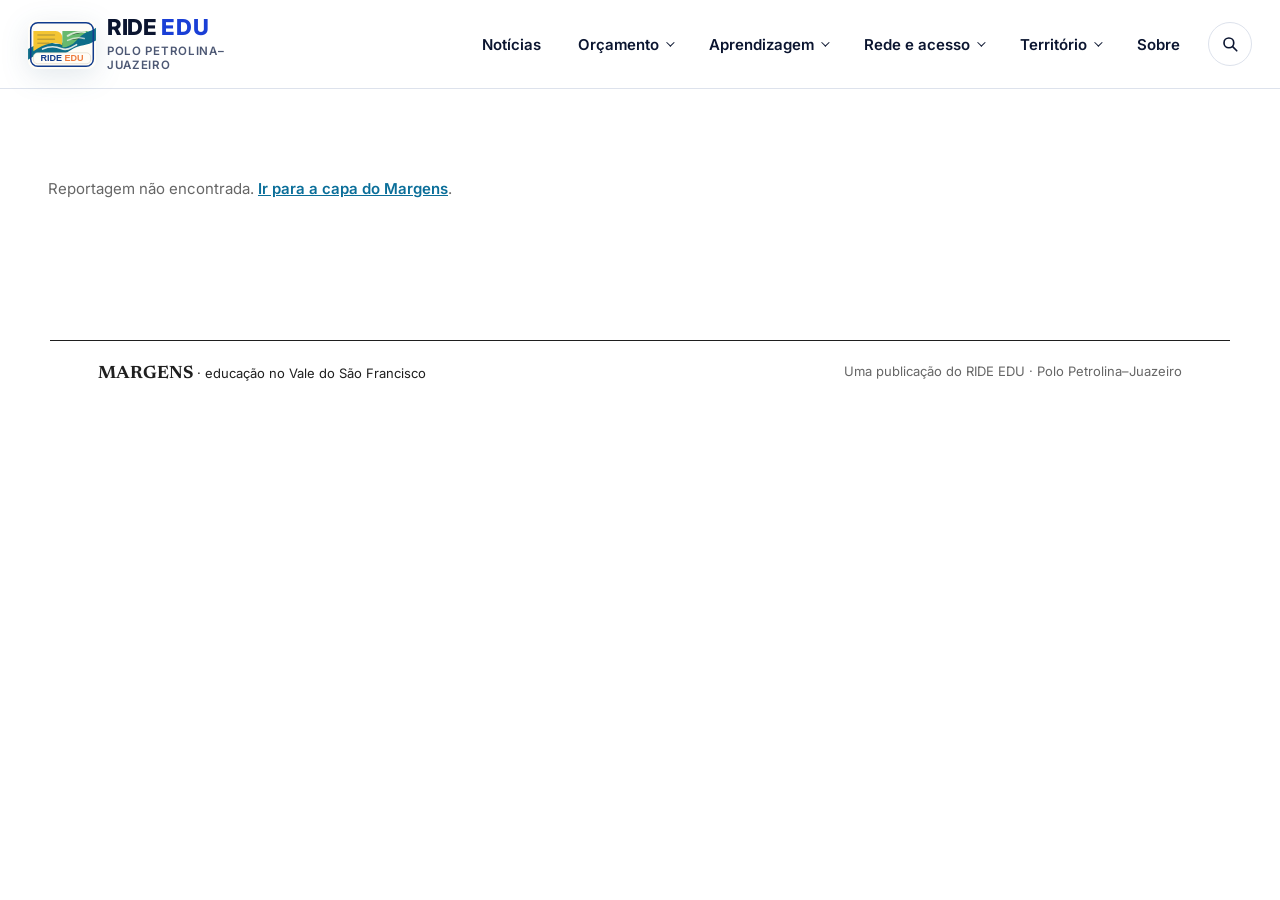
<file: materia.html>
<!DOCTYPE html>
<html lang="pt-BR">
<head>
<meta charset="UTF-8">
<meta name="viewport" content="width=device-width, initial-scale=1.0">
<title>Margens · RIDE EDU</title>
<meta name="description" content="Margens: educação no Vale do São Francisco. Reportagem da edição semanal do RIDE EDU.">
<meta name="theme-color" content="#0B1530">
<link rel="icon" href="marca/margens-simbolo.svg" type="image/svg+xml">
<link rel="apple-touch-icon" href="marca/png/margens-icone-180.png">
<meta property="og:type" content="article">
<meta property="og:site_name" content="RIDE EDU">
<meta property="og:title" content="Margens: educação no Vale do São Francisco">
<meta property="og:description" content="Reportagem da edição semanal do Margens, noticiário de educação do RIDE EDU.">
<meta property="og:image" content="https://rideedu.com.br/og-image.png">
<meta name="twitter:card" content="summary_large_image">
<link rel="preconnect" href="https://fonts.googleapis.com">
<link rel="preconnect" href="https://fonts.gstatic.com" crossorigin>
<link href="https://fonts.googleapis.com/css2?family=Inter:wght@400..700&amp;family=Newsreader:ital,opsz,wght@0,6..72,400..700;1,6..72,400..600&amp;display=swap" rel="stylesheet">
<link rel="stylesheet" href="css/ride-base.css?v=20261126-2">
<link rel="stylesheet" href="ride-novo.css?v=20261126-4">
<script src="ride-novo.js?v=20261126-1"></script>
<link rel="stylesheet" href="css/noticioso.css?v=20261126-4">
<link rel="stylesheet" href="css/materia.css?v=20261127-1">
</head>
<body class="mt-page">

<!-- Cabeçalho: mesmo menu da página principal. Se o menu do index.html mudar, copie a <nav> para cá. -->
<header>
  <div class="header-inner">
    <a class="logo" href="index.html" title="Voltar à página de abertura" aria-label="RIDE EDU: voltar à página de abertura">
      <div class="logo-mark"><img src="logo-ride-edu.png" alt="" width="449" height="200"></div>
      <div class="logo-text">
        <strong>RIDE <span class="edu-mark">EDU</span></strong>
        <span>Polo Petrolina–Juazeiro</span>
      </div>
    </a>
    <nav class="nav-scroll" aria-label="Navegação principal">
      <button class="nav-tab nav-direct" data-panel="noticias">Notícias</button>

      <details class="nav-group">
        <summary>Orçamento</summary>
        <div class="nav-menu" role="group" aria-label="Orçamento e financiamento">
          <button class="nav-tab" data-panel="financas">Recursos e aplicação</button>
          <button class="nav-tab" data-panel="evolucao">Evolução 2020–2025</button>
          <button class="nav-tab" data-panel="vaar">VAAR 2026</button>
        </div>
      </details>

      <details class="nav-group">
        <summary>Aprendizagem</summary>
        <div class="nav-menu" role="group" aria-label="Aprendizagem e avaliação">
          <button class="nav-tab" data-panel="ideb2025">Ideb 2025</button>
          <button class="nav-tab" data-panel="ideb">Ideb na RIDE</button>
          <button class="nav-tab" data-panel="calculadoras">Estime o Ideb</button>
          <button class="nav-tab" data-panel="alfabetizacao">Alfabetização</button>
        </div>
      </details>

      <details class="nav-group">
        <summary>Rede e acesso</summary>
        <div class="nav-menu" role="group" aria-label="Rede e acesso">
          <button class="nav-tab" data-panel="infantil">Educação infantil</button>
          <button class="nav-tab" data-panel="censo">Censo Escolar</button>
        </div>
      </details>

      <details class="nav-group">
        <summary>Território</summary>
        <div class="nav-menu" role="group" aria-label="Território">
          <button class="nav-tab" data-panel="visao">Visão geral</button>
          <button class="nav-tab" data-panel="municipio">Por município</button>
          <button class="nav-tab" data-panel="comparativo">Comparativo</button>
          <button class="nav-tab" data-panel="desigualdades">Desigualdades</button>
          <button class="nav-tab" data-panel="populacao">População</button>
        </div>
      </details>

      <button class="nav-tab nav-direct" data-panel="apresentacao">Sobre</button>
    </nav>
  </div>
</header>

<main class="mt-main" id="conteudo">
  <p class="mt-loading" id="mtStatus">Carregando reportagem…</p>
  <article class="mt-article" id="mtArticle" hidden></article>
  <aside class="mt-more" id="mtMore" hidden></aside>
</main>

<footer class="mt-footer">
  <a href="index.html" class="mt-footer-brand"><strong>Margens</strong> · educação no Vale do São Francisco</a>
  <span>Uma publicação do RIDE EDU · Polo Petrolina–Juazeiro</span>
</footer>

<script src="newsletters/edicoes.js?v=20261126-6"></script>
<script src="js/materia.js?v=20261127-1"></script>
</body>
</html>
</file>
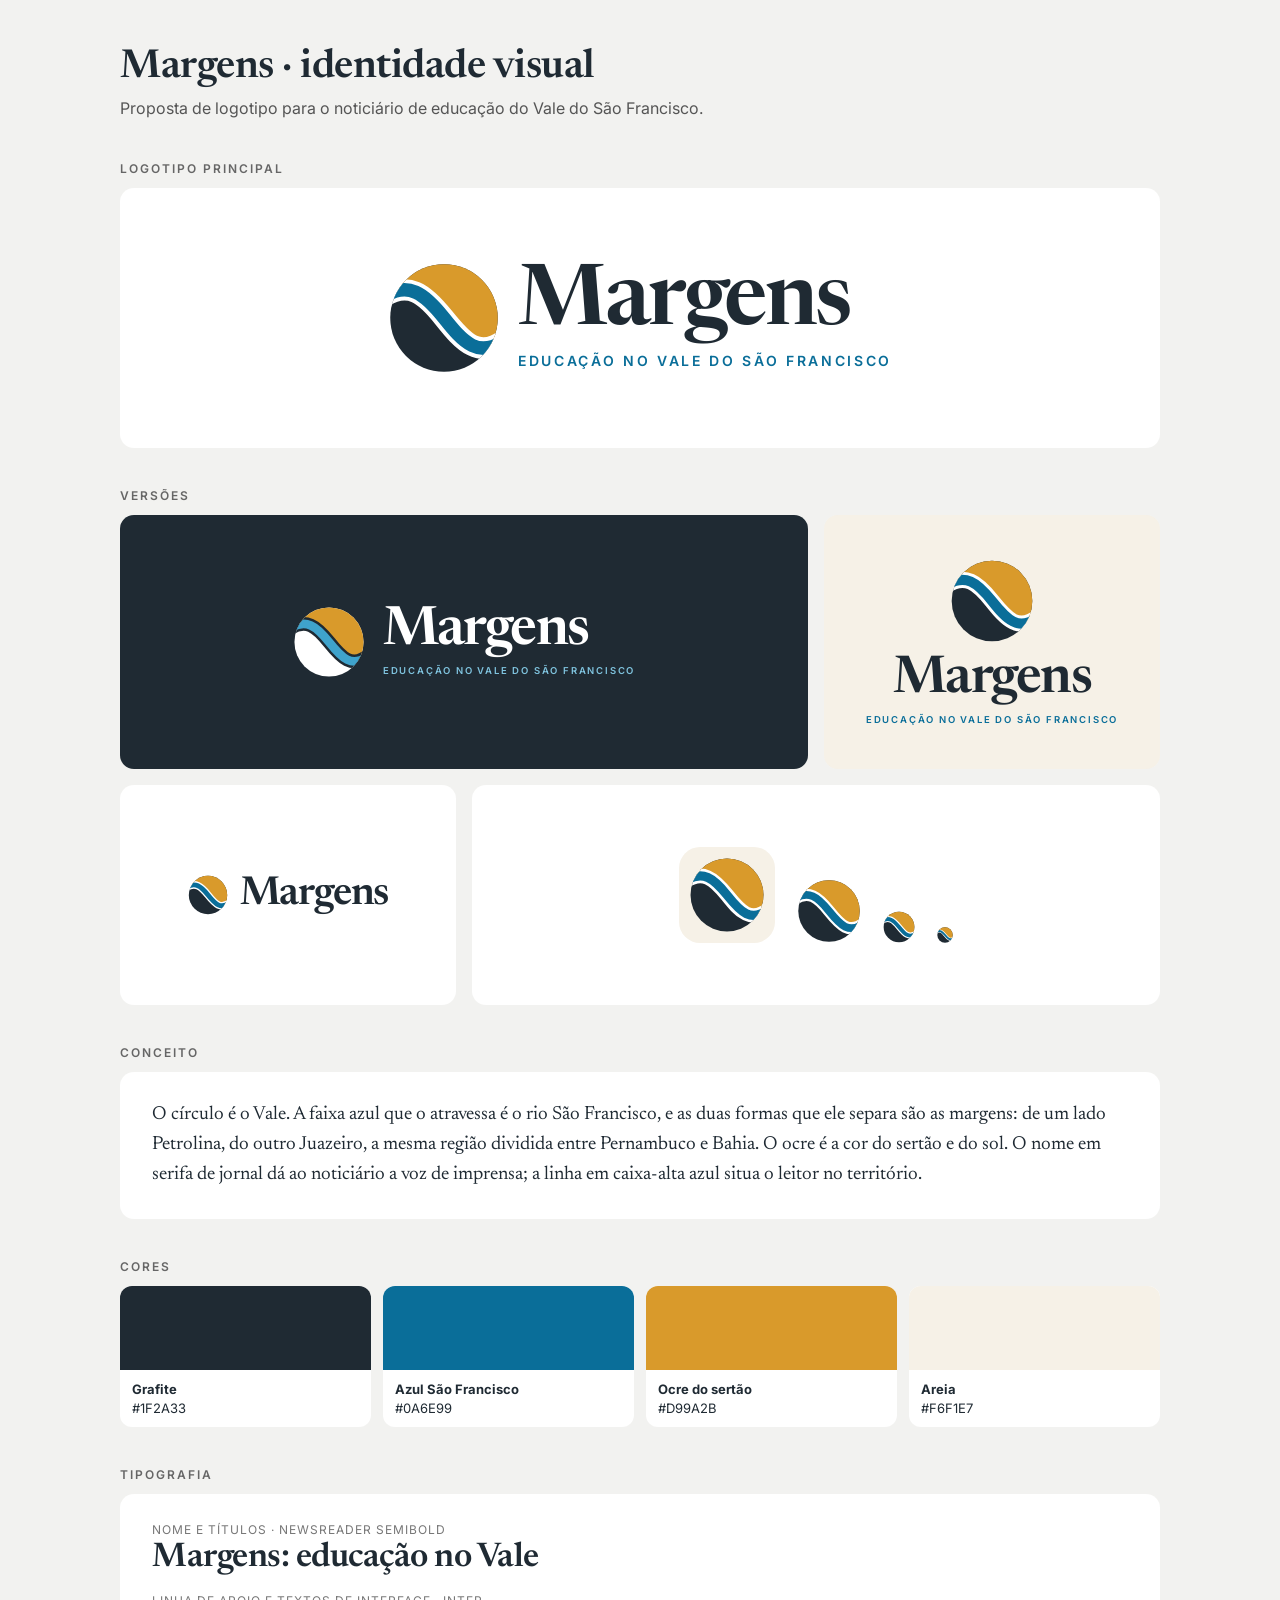
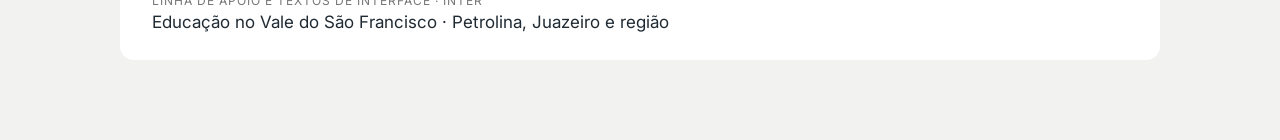
<file: marca/apresentacao.html>
<!DOCTYPE html>
<html lang="pt-BR">
<head>
<meta charset="UTF-8">
<meta name="viewport" content="width=device-width, initial-scale=1">
<title>Margens · identidade visual</title>
<link href="https://fonts.googleapis.com/css2?family=Inter:wght@400;500;600&family=Newsreader:ital,opsz,wght@0,6..72,400;0,6..72,600;1,6..72,400&display=swap" rel="stylesheet">
<style>
  :root{--ink:#1F2A33;--blue:#0A6E99;--ochre:#D99A2B;--paper:#FFFFFF;--sand:#F6F1E7}
  *{box-sizing:border-box;margin:0}
  body{font-family:Inter,Helvetica,Arial,sans-serif;color:var(--ink);background:#F2F2F0;padding:48px 24px 80px}
  main{max-width:1040px;margin:0 auto}
  header{margin-bottom:40px}
  h1{font-family:Newsreader,Georgia,serif;font-weight:600;font-size:40px;letter-spacing:-.5px}
  header p{color:#555;margin-top:8px;max-width:640px;line-height:1.55}
  h2{font-size:12px;letter-spacing:2px;text-transform:uppercase;color:#666;font-weight:600;margin:40px 0 12px}
  .grid{display:grid;gap:16px;grid-template-columns:repeat(3,1fr)}
  .span2{grid-column:span 2}
  @media(max-width:760px){.grid{grid-template-columns:1fr}.span2{grid-column:auto}}
  .card{border-radius:14px;padding:44px 32px;display:flex;align-items:center;justify-content:center;min-height:220px}
  .w{background:var(--paper)} .d{background:var(--ink)} .s{background:var(--sand)} .b{background:var(--blue)}
  .wide{grid-column:1/-1;min-height:260px}
  .pg-s{width:clamp(64px,11vw,112px);height:clamp(64px,11vw,112px)}
  .pg-n{font-size:clamp(46px,8.4vw,84px)}
  .pg-t{font-size:clamp(7.5px,1.38vw,14px)}
  .logo{display:flex;align-items:center;gap:18px}
  .logo svg{flex:none}
  .nome{font-family:Newsreader,Georgia,serif;font-weight:600;letter-spacing:-.03em;line-height:.9}
  .tag{white-space:nowrap;font-weight:600;letter-spacing:.19em;text-transform:uppercase;margin-top:10px}
  .d .nome,.b .nome{color:#fff} .d .tag{color:#7FC3DE} .b .tag{color:#F4D398}
  .w .tag,.s .tag{color:var(--blue)}
  .stack{flex-direction:column;text-align:center;gap:14px}
  .icons{display:flex;gap:22px;align-items:flex-end}
  .app{border-radius:22%;overflow:hidden;background:var(--ink);display:flex;align-items:center;justify-content:center}
  .paleta{display:grid;grid-template-columns:repeat(4,1fr);gap:12px}
  .cor{border-radius:12px;overflow:hidden;background:#fff}
  .cor i{display:block;height:84px}
  .cor p{padding:10px 12px;font-size:13px;line-height:1.45}
  .cor b{display:block}
  .tipo{background:#fff;border-radius:14px;padding:28px 32px;display:grid;gap:18px}
  .tipo .serif{font-family:Newsreader,Georgia,serif;font-size:34px;font-weight:600;letter-spacing:-.5px}
  .tipo small{display:block;color:#777;font-size:12px;margin-bottom:4px;letter-spacing:1px;text-transform:uppercase}
  .tipo .sans{font-size:17px}
  .conceito{background:#fff;border-radius:14px;padding:28px 32px;line-height:1.6;font-family:Newsreader,Georgia,serif;font-size:19px}
</style>
</head>
<body>
<main>
<svg width="0" height="0" style="position:absolute" aria-hidden="true">
  <defs>
    <clipPath id="c"><circle cx="50" cy="50" r="48"/></clipPath>
    <symbol id="simbolo" viewBox="0 0 100 100">
      <g clip-path="url(#c)">
        <rect width="100" height="100" fill="#1F2A33"/>
        <path d="M-8,34 C18,14 34,30 50,50 S82,90 108,66 L108,-8 L-8,-8 Z" fill="#D99A2B"/>
        <path d="M-8,34 C18,14 34,30 50,50 S82,90 108,66" fill="none" stroke="#FFFFFF" stroke-width="19"/>
        <path d="M-8,34 C18,14 34,30 50,50 S82,90 108,66" fill="none" stroke="#0A6E99" stroke-width="12"/>
      </g>
    </symbol>
    <symbol id="simbolo-escuro" viewBox="0 0 100 100">
      <g clip-path="url(#c)">
        <rect width="100" height="100" fill="#FFFFFF"/>
        <path d="M-8,34 C18,14 34,30 50,50 S82,90 108,66 L108,-8 L-8,-8 Z" fill="#D99A2B"/>
        <path d="M-8,34 C18,14 34,30 50,50 S82,90 108,66" fill="none" stroke="#1F2A33" stroke-width="19"/>
        <path d="M-8,34 C18,14 34,30 50,50 S82,90 108,66" fill="none" stroke="#3FA3CC" stroke-width="12"/>
      </g>
    </symbol>
  </defs>
</svg>

<header>
  <h1>Margens · identidade visual</h1>
  <p>Proposta de logotipo para o noticiário de educação do Vale do São Francisco.</p>
</header>

<h2>Logotipo principal</h2>
<div class="grid">
  <div class="card w wide" id="principal">
    <div class="logo">
      <svg class="pg-s"><use href="#simbolo"/></svg>
      <div><div class="nome pg-n">Margens</div>
      <div class="tag pg-t">Educação no Vale do São Francisco</div></div>
    </div>
  </div>
</div>

<h2>Versões</h2>
<div class="grid">
  <div class="card d span2" id="negativo">
    <div class="logo">
      <svg width="72" height="72"><use href="#simbolo-escuro"/></svg>
      <div><div class="nome" style="font-size:54px">Margens</div>
      <div class="tag" style="font-size:9.5px">Educação no Vale do São Francisco</div></div>
    </div>
  </div>
  <div class="card s" id="vertical">
    <div class="logo stack">
      <svg width="84" height="84"><use href="#simbolo"/></svg>
      <div><div class="nome" style="font-size:52px">Margens</div>
      <div class="tag" style="font-size:9.5px">Educação no Vale do São Francisco</div></div>
    </div>
  </div>
  <div class="card w" id="reduzida">
    <div class="logo" style="gap:12px">
      <svg width="40" height="40"><use href="#simbolo"/></svg>
      <div class="nome" style="font-size:40px">Margens</div>
    </div>
  </div>
  <div class="card w span2" id="icones">
    <div class="icons">
      <div class="app" style="width:96px;height:96px;background:#F6F1E7"><svg width="76" height="76"><use href="#simbolo"/></svg></div>
      <svg width="64" height="64"><use href="#simbolo"/></svg>
      <svg width="32" height="32"><use href="#simbolo"/></svg>
      <svg width="16" height="16"><use href="#simbolo"/></svg>
    </div>
  </div>
</div>

<h2>Conceito</h2>
<div class="conceito">
  O círculo é o Vale. A faixa azul que o atravessa é o rio São Francisco, e as duas formas que ele separa são as margens: de um lado Petrolina, do outro Juazeiro, a mesma região dividida entre Pernambuco e Bahia. O ocre é a cor do sertão e do sol. O nome em serifa de jornal dá ao noticiário a voz de imprensa; a linha em caixa-alta azul situa o leitor no território.
</div>

<h2>Cores</h2>
<div class="paleta">
  <div class="cor"><i style="background:#1F2A33"></i><p><b>Grafite</b>#1F2A33</p></div>
  <div class="cor"><i style="background:#0A6E99"></i><p><b>Azul São Francisco</b>#0A6E99</p></div>
  <div class="cor"><i style="background:#D99A2B"></i><p><b>Ocre do sertão</b>#D99A2B</p></div>
  <div class="cor"><i style="background:#F6F1E7"></i><p><b>Areia</b>#F6F1E7</p></div>
</div>

<h2>Tipografia</h2>
<div class="tipo">
  <div><small>Nome e títulos · Newsreader Semibold</small><div class="serif">Margens: educação no Vale</div></div>
  <div><small>Linha de apoio e textos de interface · Inter</small><div class="sans">Educação no Vale do São Francisco · Petrolina, Juazeiro e região</div></div>
</div>
</main>
</body>
</html>
</file>
<file: css/ride-base.css>
/* RIDE EDU · folha de estilo base (antes dentro do index.html).
   Ordem preservada; ride-novo.css continua carregado depois e se sobrepõe a esta. */

/* ════════════════════════════════════════════════════════
   RIDE Educação — redesign visual
   "Editorial cartográfico do Vale do São Francisco"
   ──────────────────────────────────────────────────────── */
:root{
  /* Papel & tinta */
  --paper:        #FAFAF8;   /* fundo principal — quase branco */
  --paper-2:      #F0EDE6;   /* divisões */
  --paper-warm:   #FFFFFF;   /* card */
  --ink:          #1B1A17;   /* tinta forte */
  --ink-2:        #3A372F;
  --muted:        #4A4540;
  --rule:         #DDD2BB;
  --rule-soft:    #E8DFCB;
  --rule-strong:  #B5A887;

  /* Acentos cartográficos */
  --rio:          #1F3A5F;   /* azul-rio são francisco */
  --rio-2:        #2D5A8A;
  --rio-light:    #DCE5EF;
  --terracota:    #B8492C;   /* PE — sertão */
  --terracota-light:#F6E1D6;
  --ocre:         #C68A2E;   /* BA — caatinga */
  --ocre-light:   #F5E6C5;
  --musgo:        #4D6B3A;   /* vegetação */
  --musgo-light:  #DCE6CD;
  --vinho:        #6E2433;   /* destaque editorial */

  /* Aliases mapeados para classes existentes */
  --sand: var(--paper);
  --cream: var(--paper-warm);
  --white: #FFFDF7;
  --border: var(--rule-soft);
  --border-strong: var(--rule);

  --blue:        var(--rio);
  --blue-light:  var(--rio-light);
  --blue-mid:    var(--rio-2);
  --orange:      var(--terracota);
  --orange-light:var(--terracota-light);
  --green:       var(--musgo);
  --green-light: var(--musgo-light);
  --amber:       var(--ocre);
  --amber-light: var(--ocre-light);
  --purple:      var(--vinho);
  --purple-light:#EAD6DA;
  --teal:        #2C6B6B;

  --radius:    4px;
  --radius-sm: 3px;
  --radius-lg: 6px;
  --shadow-sm: 0 1px 0 var(--rule), 0 8px 22px -16px rgba(27,26,23,.18);
  --shadow:    0 1px 0 var(--rule), 0 14px 36px -22px rgba(27,26,23,.22);
  --shadow-lg: 0 1px 0 var(--rule), 0 24px 60px -32px rgba(27,26,23,.30);

  --nav-h: 76px;
  --serif: 'Bitter', 'Times New Roman', Georgia, serif;
  --sans:  'Albert Sans', system-ui, -apple-system, sans-serif;
  --mono:  'JetBrains Mono', ui-monospace, monospace;
  --display: 'Bitter', Georgia, serif;
}

*{box-sizing:border-box;margin:0;padding:0}

body{
  background:
    radial-gradient(circle at 15% 0%, rgba(199,138,46,.06), transparent 40%),
    radial-gradient(circle at 95% 100%, rgba(31,58,95,.05), transparent 40%),
    var(--paper);
  background-attachment:fixed;
  color:var(--ink);
  font-family:var(--sans);
  font-size:14.5px;
  line-height:1.6;
  -webkit-font-smoothing:antialiased;
  text-rendering:optimizeLegibility;
}

/* paper grain texture (subtle) */
body::before{
  content:"";
  position:fixed;inset:0;pointer-events:none;z-index:1;
  background-image:
    radial-gradient(circle at 25% 35%, rgba(120,90,40,.025) 0, transparent 1px),
    radial-gradient(circle at 75% 65%, rgba(120,90,40,.02) 0, transparent 1px);
  background-size:7px 7px, 11px 11px;
  mix-blend-mode:multiply;
}

::-webkit-scrollbar{width:10px;height:10px}
::-webkit-scrollbar-track{background:var(--paper-2)}
::-webkit-scrollbar-thumb{background:var(--rule-strong);border-radius:0;border:2px solid var(--paper-2)}

/* ═══ HEADER ═══ */
body > header{
  position:sticky;top:0;z-index:200;
  background:var(--paper-warm);
  border-bottom:1px solid var(--rule);
  height:var(--nav-h);
  box-shadow:0 1px 0 rgba(27,26,23,.04), 0 12px 28px -24px rgba(27,26,23,.18);
}
body > header::after{
  content:"";display:block;
  position:absolute;left:0;right:0;bottom:-1px;height:3px;
  background:
    linear-gradient(90deg,
      var(--rio) 0 12.5%, var(--terracota) 12.5% 25%,
      var(--ocre) 25% 37.5%, var(--musgo) 37.5% 50%,
      var(--rio-2) 50% 62.5%, var(--terracota) 62.5% 75%,
      var(--ocre) 75% 87.5%, var(--musgo) 87.5% 100%);
  opacity:.55;
}
.header-inner{
  max-width:1380px;margin:0 auto;padding:0 28px;
  height:100%;display:flex;align-items:center;gap:28px;
}

.logo{display:flex;align-items:center;gap:14px;flex-shrink:0;position:relative}
.logo-mark{
  width:78px;height:42px;
  position:relative;flex-shrink:0;
  display:block;
}
.logo-mark svg{display:block;width:100%;height:100%}
.logo-mark img{
  display:block;width:100%;height:100%;
  object-fit:contain;object-position:center;
}
.logo-mark::after{
  /* fina linha de fundação cartográfica sob o selo */
  content:"";
  position:absolute;left:-2px;right:-2px;bottom:-3px;height:1px;
  background:linear-gradient(to right,
    transparent 0%, var(--rule-strong) 18%, var(--rule-strong) 82%, transparent 100%);
  opacity:.5;
}
.logo-text{line-height:1.05;border-left:1px solid var(--rule);padding-left:14px}
.logo-text strong{
  display:block;
  font-family:var(--display);font-weight:400;
  font-size:24px;color:var(--ink);
  letter-spacing:.01em;
  text-transform:uppercase;
}
.logo-text strong em{font-style:normal;color:var(--terracota);font-weight:400;letter-spacing:.02em}
.logo-text strong .edu-mark{
  color:var(--rio-2);
  letter-spacing:.02em;
}
.logo-text > span{
  font-size:10.5px;color:var(--muted);
  letter-spacing:.16em;text-transform:uppercase;font-weight:600;
  margin-top:3px;display:block;
}

/* ═══ NAV TABS ═══ */
.nav-scroll{
  flex:1;overflow-x:auto;scrollbar-width:none;
  display:flex;align-items:center;gap:2px;
  padding:8px 0;
}
.nav-scroll::-webkit-scrollbar{display:none}
.nav-tab{
  display:flex;align-items:center;gap:7px;
  padding:9px 13px;border-radius:0;
  border:0;border-bottom:2px solid transparent;
  background:transparent;
  color:var(--muted);
  font-family:var(--sans);font-size:13px;font-weight:500;
  cursor:pointer;white-space:nowrap;
  transition:color .15s, border-color .15s, background .15s;
  position:relative;
}
.nav-tab .tab-icon{font-size:13px;opacity:.75}
.nav-tab:hover{color:var(--ink);border-bottom-color:var(--rule-strong)}
.nav-tab.active{
  color:var(--ink);
  border-bottom-color:var(--terracota);
  font-weight:600;
}
.nav-tab.active .tab-icon{opacity:1}

/* ═══ MAIN ═══ */
main{
  max-width:1380px;margin:0 auto;
  padding:36px 28px 96px;
  position:relative;z-index:2;
}

/* page-side rule (editorial) */
main::before{
  content:"";position:absolute;
  top:0;bottom:0;left:14px;width:1px;
  background:var(--rule);opacity:.5;
}
@media(max-width:900px){main::before{display:none}}

.panel{display:none}
.panel.active{display:block;animation:editorial-in .35s ease}
@keyframes editorial-in{
  from{opacity:0;transform:translateY(8px)}
  to{opacity:1;transform:none}
}

/* ═══ SECTION DIVIDER (newspaper-style) ═══ */
.section-divider{
  display:flex;align-items:center;gap:14px;
  margin:8px 0 24px;
  font-family:var(--serif);font-style:italic;font-weight:400;
  font-size:13px;
  letter-spacing:.04em;
  text-transform:none;
  color:var(--ink-2);
  position:relative;
  padding-left:18px;
}
.section-divider::before{
  content:"§";
  position:absolute;left:0;top:50%;transform:translateY(-55%);
  font-family:var(--serif);font-style:italic;
  color:var(--terracota);font-size:18px;
}
.section-divider::after{
  content:'';flex:1;height:1px;
  background:linear-gradient(90deg, var(--rule-strong) 0%, var(--rule) 60%, transparent 100%);
}

/* ═══ HERO (revista) ═══ */
.hero{
  background:
    linear-gradient(180deg, rgba(255,253,247,.04) 0%, rgba(0,0,0,0) 100%),
    linear-gradient(135deg, #122340 0%, #1F3A5F 55%, #2C5174 100%);
  border-radius:var(--radius-lg);
  padding:36px 44px 32px;
  color:#FBF6EB;
  margin-bottom:32px;
  position:relative;overflow:hidden;
  box-shadow:var(--shadow-lg);
  border:1px solid rgba(255,255,255,.06);
}
/* contour lines (cartographic) */
.hero::before{
  content:"";position:absolute;inset:0;pointer-events:none;
  background-image:
    radial-gradient(ellipse 600px 240px at 80% 30%, transparent 60%, rgba(199,138,46,.10) 60.5%, transparent 61%),
    radial-gradient(ellipse 540px 200px at 80% 30%, transparent 60%, rgba(199,138,46,.08) 60.5%, transparent 61%),
    radial-gradient(ellipse 480px 170px at 80% 30%, transparent 60%, rgba(199,138,46,.06) 60.5%, transparent 61%),
    radial-gradient(circle at 12% 90%, rgba(184,73,44,.18), transparent 50%);
}
.hero::after{
  content:"";position:absolute;inset:0;pointer-events:none;
  background-image:
    repeating-linear-gradient(0deg, transparent 0 24px, rgba(255,253,247,.025) 24px 25px),
    repeating-linear-gradient(90deg, transparent 0 24px, rgba(255,253,247,.025) 24px 25px);
  mix-blend-mode:overlay;
}
.hero > *{position:relative;z-index:2}

.hero-eyebrow{
  font-family:var(--mono);
  font-size:10px;font-weight:500;
  letter-spacing:.20em;text-transform:uppercase;
  color:rgba(251,246,235,.6);
  margin-bottom:12px;
  display:flex;align-items:center;gap:10px;
}
.hero-eyebrow::before{
  content:"";width:18px;height:1px;background:var(--ocre);
}
.hero-eyebrow::after{
  content:"01 / 13";color:rgba(251,246,235,.4);margin-left:auto;
}

.hero h2{
  font-family:var(--display);font-weight:400;
  font-size:clamp(1.35rem,2.2vw,1.85rem);
  line-height:1.05;letter-spacing:.01em;
  max-width:600px;margin-bottom:12px;
  text-wrap:balance;text-transform:uppercase;
}
.hero h2 em{font-style:normal;color:var(--ocre-light);font-weight:400}
.hero h2 .accent{color:var(--ocre-light);display:block}

.hero p{
  color:rgba(251,246,235,.78);
  font-size:13.5px;line-height:1.6;
  max-width:520px;font-weight:400;
}

.hero-badges{display:flex;gap:8px;flex-wrap:wrap;margin-top:16px}
.hero-badge{
  display:inline-flex;align-items:center;gap:8px;
  background:rgba(251,246,235,.06);
  border:1px solid rgba(251,246,235,.14);
  color:rgba(251,246,235,.88);
  padding:5px 12px;border-radius:0;
  font-family:var(--mono);font-size:10.5px;font-weight:500;
  letter-spacing:.04em;
}
.hero-badge .pulse{
  width:6px;height:6px;border-radius:50%;
  background:var(--ocre);
  box-shadow:0 0 0 3px rgba(199,138,46,.25);
}

.hero-nav-links{
  display:flex;flex-wrap:wrap;gap:6px;
  margin-top:24px;padding-top:20px;
  border-top:1px solid rgba(251,246,235,.12);
}
.hero-nav-link{
  background:transparent;
  border:1px solid rgba(251,246,235,.16);
  color:rgba(251,246,235,.78);
  padding:7px 13px;border-radius:0;
  font-family:var(--sans);font-size:12px;font-weight:500;
  cursor:pointer;
  transition:background .15s, color .15s, border-color .15s;
}
.hero-nav-link:hover{
  background:var(--ocre);color:var(--ink);
  border-color:var(--ocre);
}

/* ═══ CARDS ═══ */
.card{
  background:var(--paper-warm);
  border:1px solid var(--rule);
  border-radius:var(--radius);
  padding:26px 28px;
  box-shadow:var(--shadow-sm);
  position:relative;
}
.card-title{
  font-family:var(--serif);font-weight:500;
  font-size:21px;letter-spacing:-.018em;
  margin-bottom:6px;color:var(--ink);line-height:1.2;
}
.card-lead{
  color:var(--muted);font-size:13.5px;
  line-height:1.65;margin-bottom:20px;
  max-width:62ch;
}

.grid-2    {display:grid;grid-template-columns:1.3fr .7fr;gap:22px;margin-bottom:22px}
.grid-2-eq {display:grid;grid-template-columns:1fr 1fr;     gap:22px;margin-bottom:22px}
.grid-3    {display:grid;grid-template-columns:repeat(3,1fr);gap:22px;margin-bottom:22px}

/* ═══ KPI CARDS (números editoriais) ═══ */
.kpi-row{
  display:grid;
  grid-template-columns:repeat(auto-fit,minmax(210px,1fr));
  gap:14px;margin-bottom:24px;
}
.kpi{
  background:var(--paper-warm);
  border:1px solid var(--rule);
  border-radius:var(--radius);
  padding:20px 22px 22px;
  box-shadow:var(--shadow-sm);
  position:relative;overflow:hidden;
}
.kpi::before{
  content:"";position:absolute;
  top:0;left:0;width:3px;height:100%;
  background:var(--rio);
}
.kpi.orange::before{background:var(--terracota)}
.kpi.green::before{background:var(--musgo)}
.kpi.purple::before{background:var(--vinho)}
.kpi.amber::before{background:var(--ocre)}
.kpi.teal::before{background:var(--teal)}

.kpi-label{
  font-family:var(--sans);font-size:10.5px;font-weight:600;
  letter-spacing:.14em;text-transform:uppercase;
  color:var(--muted);margin-bottom:10px;
}
.kpi-value{
  font-family:var(--serif);font-weight:400;
  font-size:clamp(1.6rem,2.6vw,2.1rem);
  line-height:1.04;color:var(--ink);
  letter-spacing:-.025em;
  word-break:break-word;
  font-feature-settings:"tnum","lnum";
}
.kpi-note{
  margin-top:8px;font-size:12px;
  color:var(--muted);line-height:1.5;
  font-style:italic;font-family:var(--serif);font-weight:400;
}
.kpi-note strong{font-style:normal;font-family:var(--sans);font-weight:600;color:var(--ink-2)}

/* ═══ MINI STAT GRID ═══ */
.stat-grid{display:grid;grid-template-columns:repeat(2,1fr);gap:10px}
.stat{
  background:var(--paper);
  border:1px solid var(--rule-soft);
  border-radius:var(--radius);
  padding:14px 16px;
  position:relative;
}
.stat::before{
  content:"";position:absolute;left:0;top:14px;bottom:14px;width:2px;
  background:var(--ocre);opacity:.5;
}
.stat-label{
  font-size:10px;font-weight:600;letter-spacing:.12em;
  text-transform:uppercase;color:var(--muted);margin-bottom:6px;
}
.stat-value{
  font-family:var(--serif);font-weight:500;
  font-size:1.15rem;line-height:1.2;color:var(--ink);
  letter-spacing:-.015em;word-break:break-word;
}
.stat-sub{font-size:11.5px;color:var(--muted);margin-top:3px}

/* ═══ CHART WRAP ═══ */
.chart-wrap{position:relative;padding:6px 0}
.chart-wrap.h240{height:248px}
.chart-wrap.h280{height:288px}
.chart-wrap.h320{height:328px}
.chart-wrap.h360{height:368px}

/* ═══ INSIGHT CARDS ═══ */
.insight-grid{
  display:grid;grid-template-columns:repeat(auto-fit,minmax(230px,1fr));
  gap:14px;margin-bottom:22px;
}
.insight-card{
  background:var(--paper-warm);
  border:1px solid var(--rule);
  border-radius:var(--radius);
  padding:22px;
  box-shadow:var(--shadow-sm);
  position:relative;
}
.insight-card::after{
  content:"";position:absolute;
  bottom:0;left:0;right:0;height:2px;
  background:linear-gradient(90deg,var(--ocre),transparent);
  opacity:.6;
}
.insight-icon{
  font-size:22px;margin-bottom:12px;
  display:inline-grid;place-items:center;
  width:38px;height:38px;border-radius:50%;
  background:var(--ocre-light);border:1px solid var(--ocre);
}
.insight-title{
  font-family:var(--serif);font-weight:500;
  font-size:16.5px;margin-bottom:8px;
  letter-spacing:-.012em;
}
.insight-body{font-size:13px;color:var(--ink-2);line-height:1.65}

/* ═══ CALC SHARE CARD ═══ */
.calc-share-card{
  background:linear-gradient(135deg, var(--rio-light) 0%, var(--paper-warm) 100%);
  border:1px solid var(--rio);
  margin-bottom:20px;
}
.calc-share-flex{
  display:flex;align-items:center;justify-content:space-between;
  gap:20px;flex-wrap:wrap;
}
.btn-copy-link{
  display:inline-flex;align-items:center;gap:8px;
  background:var(--ink);color:var(--paper-warm);
  border:0;padding:13px 22px;border-radius:var(--radius);
  font-family:var(--sans);font-size:13px;font-weight:600;
  letter-spacing:.02em;cursor:pointer;
  transition:background .15s, transform .15s;
  white-space:nowrap;
  box-shadow:0 1px 0 rgba(255,255,255,.08), 0 8px 18px -8px rgba(27,26,23,.4);
}
.btn-copy-link:hover{background:var(--terracota);transform:translateY(-1px)}
.btn-copy-link.copied{background:var(--musgo)}
.btn-copy-icon{font-size:14px}

/* ═══ CALC TABS ═══ */
.calc-tabs{
  display:flex;gap:0;
  border-bottom:1px solid var(--rule);
  margin-bottom:22px;overflow-x:auto;
}
.calc-tab{
  background:transparent;border:0;
  padding:12px 18px;
  font-family:var(--sans);font-size:13px;font-weight:500;
  color:var(--muted);cursor:pointer;
  border-bottom:2px solid transparent;
  white-space:nowrap;
  transition:color .15s, border-color .15s;
  margin-bottom:-1px;
}
.calc-tab:hover{color:var(--ink-2)}
.calc-tab.active{
  color:var(--terracota);
  border-bottom-color:var(--terracota);
  font-weight:600;
}
.calc-pane{display:none}
.calc-pane.active{display:block}

.calc-grid   {display:grid;grid-template-columns:1fr 1fr;gap:16px;margin-bottom:14px}
.calc-grid-3 {display:grid;grid-template-columns:repeat(3,1fr);gap:16px}
@media(max-width:720px){.calc-grid,.calc-grid-3{grid-template-columns:1fr}}

.calc-field{display:block}
.calc-field-label{
  display:block;font-size:11.5px;font-weight:600;
  color:var(--ink-2);margin-bottom:6px;
  letter-spacing:.04em;text-transform:uppercase;
}
.calc-field-input-wrap{position:relative}
.calc-field-input{
  width:100%;
  background:var(--ocre-light);
  border:1.5px solid var(--ocre);
  border-radius:var(--radius);
  padding:12px 14px;padding-right:54px;
  font-family:var(--mono);font-size:15px;color:var(--ink);
  outline:none;
  transition:border-color .15s, background .15s, box-shadow .15s;
}
.calc-field-input:focus{
  border-color:var(--terracota);
  background:#FCF3DC;
  box-shadow:0 0 0 3px rgba(184,73,44,.15);
}
.calc-field-suffix{
  position:absolute;right:14px;top:50%;transform:translateY(-50%);
  font-size:10.5px;color:var(--muted);
  font-family:var(--mono);pointer-events:none;
  letter-spacing:.05em;
}
.calc-field-hint{
  display:block;font-size:11.5px;color:var(--muted);
  margin-top:5px;font-style:italic;font-family:var(--serif);
}

.calc-section-label{
  font-size:11px;text-transform:uppercase;letter-spacing:.16em;
  font-weight:600;color:var(--muted);
  margin:20px 0 12px;display:flex;align-items:center;gap:8px;
}
.calc-section-label:first-child{margin-top:0}

.calc-params{
  display:grid;grid-template-columns:1fr 1fr;gap:12px;
  padding:12px 16px;background:var(--paper);
  border:1px solid var(--rule-soft);border-radius:var(--radius);
  font-size:11.5px;color:var(--muted);
  margin-bottom:16px;font-family:var(--mono);
}
.calc-params strong{color:var(--ink-2);font-weight:600}

.calc-intermediate{
  background:#15161A;color:rgba(255,253,247,.92);
  border-radius:var(--radius);padding:22px 24px;margin:16px 0;
  border:1px solid #2A2C32;
  position:relative;overflow:hidden;
}
.calc-intermediate::before{
  content:"";position:absolute;top:0;left:0;right:0;height:1px;
  background:linear-gradient(90deg,transparent,var(--ocre),transparent);
  opacity:.6;
}
.calc-intermediate-title{
  font-family:var(--mono);font-size:10.5px;
  text-transform:uppercase;letter-spacing:.18em;
  color:rgba(255,253,247,.55);font-weight:500;margin-bottom:14px;
}
.calc-step-grid{display:grid;grid-template-columns:repeat(3,1fr);gap:12px}
@media(max-width:720px){.calc-step-grid{grid-template-columns:1fr}}
.calc-step{
  background:rgba(255,253,247,.04);
  border:1px solid rgba(255,253,247,.06);
  border-radius:var(--radius);padding:12px 14px;
}
.calc-step-head{
  font-size:11px;color:rgba(255,253,247,.55);
  margin-bottom:6px;letter-spacing:.05em;font-family:var(--mono);
}
.calc-step-head .num{color:var(--ocre);font-weight:600;margin-right:4px}
.calc-step-formula{
  font-family:var(--mono);font-size:10.5px;
  color:rgba(255,253,247,.4);margin-bottom:10px;
}
.calc-step-row{
  display:flex;justify-content:space-between;
  font-family:var(--mono);font-size:13px;padding:2px 0;
}
.calc-step-row span:first-child{color:rgba(255,253,247,.5)}
.calc-step-row span:last-child{color:#fff}

.calc-summary{
  display:grid;grid-template-columns:1fr 1fr;gap:14px;
  margin-top:16px;padding-top:14px;
  border-top:1px solid rgba(255,253,247,.08);
}
@media(max-width:720px){.calc-summary{grid-template-columns:1fr}}
.calc-summary-item .lbl{
  font-size:10.5px;text-transform:uppercase;letter-spacing:.14em;
  color:rgba(255,253,247,.55);font-family:var(--mono);
}
.calc-summary-item .val{
  font-family:var(--serif);font-weight:500;
  font-size:26px;color:var(--ocre);margin-top:4px;
  letter-spacing:-.02em;
}

.calc-result{
  background:linear-gradient(135deg, var(--musgo) 0%, #2E4326 100%);
  color:#FBF6EB;border-radius:var(--radius);
  padding:28px 32px;margin:18px 0;
  position:relative;overflow:hidden;
  box-shadow:0 1px 0 rgba(255,255,255,.06), 0 18px 40px -22px rgba(27,26,23,.4);
}
.calc-result::after{
  content:"§";font-family:var(--serif);font-style:italic;
  position:absolute;top:-30px;right:14px;
  font-size:240px;color:rgba(255,253,247,.06);
  pointer-events:none;line-height:1;
}
.calc-result-label{
  font-family:var(--mono);font-size:11px;
  text-transform:uppercase;letter-spacing:.22em;
  color:rgba(251,246,235,.7);font-weight:500;
}
.calc-result-formula{
  font-family:var(--mono);font-size:12px;
  color:rgba(251,246,235,.65);margin-top:8px;
}
.calc-result-value{
  font-family:var(--serif);font-weight:400;
  font-size:78px;line-height:1;margin-top:10px;
  font-feature-settings:"tnum","lnum";
  letter-spacing:-.04em;
}
.calc-result-detail{
  font-family:var(--mono);font-size:12px;
  color:rgba(251,246,235,.7);margin-top:12px;
}

.calc-detail-grid{
  display:grid;grid-template-columns:repeat(5,1fr);gap:14px;
  padding:16px 18px;background:var(--paper);
  border:1px solid var(--rule-soft);border-radius:var(--radius);
  margin-top:16px;
}
@media(max-width:720px){.calc-detail-grid{grid-template-columns:repeat(2,1fr)}}
.calc-detail-item .lbl{
  font-size:10px;text-transform:uppercase;letter-spacing:.12em;
  color:var(--muted);font-weight:600;
}
.calc-detail-item .val{
  font-family:var(--mono);font-size:15px;
  color:var(--ink);margin-top:4px;
}
.calc-detail-item.highlight{
  border-left:3px solid var(--musgo);padding-left:12px;
}
.calc-detail-item.highlight .val{
  color:var(--musgo);font-weight:600;
  font-size:20px;font-family:var(--serif);
}

.calc-harmonic-info{
  font-size:12px;color:var(--ink-2);
  background:var(--musgo-light);padding:12px 16px;
  border-radius:var(--radius);margin-top:12px;
  font-family:var(--mono);
  border-left:3px solid var(--musgo);
}
.calc-harmonic-info strong{color:var(--musgo)}

.calc-method{
  margin-top:16px;
  background:var(--ocre-light);
  border-left:3px solid var(--ocre);
  border-radius:var(--radius);padding:16px 20px;
}
.calc-method summary{
  font-size:11px;text-transform:uppercase;letter-spacing:.16em;
  font-weight:600;color:var(--ink-2);cursor:pointer;list-style:none;
}
.calc-method summary::before{
  content:"▸ ";color:var(--ocre);display:inline-block;transition:transform .15s;
}
.calc-method[open] summary::before{content:"▾ "}
.calc-method-body{
  margin-top:12px;font-size:13px;line-height:1.7;color:var(--ink-2);
}
.calc-method-body p{margin-bottom:10px}
.calc-method-body p:last-child{margin-bottom:0}
.calc-method-body strong{color:var(--ink)}

/* ═══ TOOLBAR & SELECT ═══ */
.toolbar{display:flex;align-items:center;gap:12px;margin-bottom:18px;flex-wrap:wrap}
select{
  padding:11px 16px;border-radius:var(--radius);
  border:1.5px solid var(--rule);
  background:var(--paper-warm);
  font-family:var(--sans);font-size:13.5px;color:var(--ink);
  min-width:220px;cursor:pointer;appearance:none;
  background-image:url("data:image/svg+xml,%3Csvg xmlns='http://www.w3.org/2000/svg' width='12' height='8' viewBox='0 0 12 8'%3E%3Cpath d='M1 1l5 5 5-5' stroke='%231B1A17' stroke-width='1.5' fill='none' stroke-linecap='round'/%3E%3C/svg%3E");
  background-repeat:no-repeat;background-position:right 14px center;
  padding-right:38px;
  transition:border-color .15s;
}
select:focus{outline:none;border-color:var(--terracota)}

/* ═══ TABLES (jornal) ═══ */
.table-wrap{overflow-x:auto;border:1px solid var(--rule-soft);border-radius:var(--radius);background:var(--paper-warm)}
table{width:100%;border-collapse:collapse;font-size:13px}
thead th{
  text-align:left;
  font-family:var(--sans);
  font-size:10.5px;font-weight:700;
  text-transform:uppercase;letter-spacing:.12em;
  color:var(--muted);
  padding:13px 16px;
  border-bottom:1.5px solid var(--rule-strong);
  background:var(--paper);
  white-space:nowrap;
}
tbody td{
  padding:12px 16px;
  border-bottom:1px solid var(--rule-soft);
  vertical-align:middle;
  color:var(--ink-2);
}
tbody tr:last-child td{border-bottom:none}
tbody tr:hover td{background:var(--paper)}
tbody tr td:first-child{color:var(--ink)}
.num{font-family:var(--mono);font-size:12.5px;color:var(--ink)}

/* ═══ PILLS ═══ */
.pill{
  display:inline-block;padding:3px 10px;border-radius:0;
  font-family:var(--mono);font-size:10.5px;font-weight:600;
  background:var(--rio-light);color:var(--rio);
  letter-spacing:.04em;text-transform:uppercase;
  border:1px solid currentColor;
}
.pill.green{background:var(--musgo-light);color:var(--musgo)}
.pill.orange{background:var(--terracota-light);color:var(--terracota)}
.pill.amber{background:var(--ocre-light);color:var(--ocre)}

/* ═══ ALERT ═══ */
.alert{
  background:#FBF6E4;
  border:1px solid #E8D89C;
  border-left:4px solid var(--ocre);
  color:#5A4416;
  border-radius:var(--radius);
  padding:13px 16px;font-size:13px;line-height:1.65;margin-top:16px;
}

/* ═══ APRESENTAÇÃO — OBJ CARDS ═══ */
.obj-grid{display:grid;grid-template-columns:repeat(4,1fr);gap:16px;margin-bottom:24px}
.obj-card{
  background:var(--paper-warm);
  border:1px solid var(--rule);
  border-radius:var(--radius);
  padding:24px;
  box-shadow:var(--shadow-sm);
  position:relative;overflow:hidden;
  transition:transform .2s, box-shadow .2s;
}
.obj-card:hover{transform:translateY(-2px);box-shadow:var(--shadow)}
.obj-card::before{
  content:"";position:absolute;top:0;left:0;width:100%;height:1px;
  background:linear-gradient(90deg,var(--terracota),transparent);
}
.obj-num{
  font-family:var(--serif);font-style:italic;font-weight:400;
  font-size:14px;color:var(--terracota);
  margin-bottom:10px;letter-spacing:.02em;
}
.obj-card h4{
  font-family:var(--serif);font-weight:500;
  font-size:19px;margin-bottom:8px;letter-spacing:-.018em;
}
.obj-card p{font-size:13.5px;color:var(--muted);line-height:1.65}

/* ═══ INTRO LIST ═══ */
.intro-list{display:grid;gap:8px;margin-top:12px}
.intro-item{
  background:var(--paper);
  border:1px solid var(--rule-soft);
  border-left:3px solid var(--rio);
  border-radius:var(--radius);
  padding:14px 16px;font-size:13.5px;line-height:1.65;
}
.intro-item:nth-child(2n){border-left-color:var(--terracota)}

/* ═══ NEWS — JORNAL "RIDE DIÁRIO" ═══ */
.news-grid{
  display:grid;grid-template-columns:repeat(auto-fit,minmax(240px,1fr));
  gap:16px;margin-bottom:20px;
}
.news-card{
  background:var(--paper-warm);
  border:1px solid var(--rule);
  border-radius:var(--radius);
  padding:22px;
  box-shadow:var(--shadow-sm);
  position:relative;
}
.news-card::before{
  content:"";position:absolute;top:0;left:0;width:36px;height:2px;
  background:var(--terracota);
}
.news-card h4{
  font-family:var(--serif);font-weight:500;
  font-size:17px;margin-bottom:10px;letter-spacing:-.014em;line-height:1.25;
}
.news-card p{font-size:13px;color:var(--ink-2);line-height:1.7}

/* ─── Newspaper container ─── */
.newspaper{
  background:#FBF6E8;
  border:1px solid var(--rule-strong);
  padding:0;
  box-shadow:0 1px 0 var(--rule), 0 18px 50px -28px rgba(27,26,23,.30);
  position:relative;
  font-family:var(--serif);
  margin-bottom:24px;
  overflow:hidden;
}
.newspaper::before{
  /* paper texture overlay */
  content:"";position:absolute;inset:0;pointer-events:none;
  background-image:
    radial-gradient(circle at 20% 30%, rgba(120,90,40,.04) 0, transparent 1.2px),
    radial-gradient(circle at 70% 70%, rgba(120,90,40,.03) 0, transparent 1.2px),
    radial-gradient(circle at 45% 50%, rgba(120,90,40,.025) 0, transparent 1px);
  background-size:9px 9px, 13px 13px, 5px 5px;
  mix-blend-mode:multiply;opacity:.7;
}
.newspaper > *{position:relative;z-index:2}

/* ── Masthead ── */
.np-masthead{
  padding:24px 32px 22px;
  border-bottom:3px double var(--ink);
  position:relative;
  display:block;
}
.np-meta-top{
  display:flex;justify-content:space-between;align-items:center;
  font-family:var(--mono);font-size:10.5px;
  text-transform:uppercase;letter-spacing:.18em;
  color:var(--ink-2);
  padding-bottom:10px;
  border-bottom:1px solid var(--rule);
  margin-bottom:14px;
  flex-wrap:wrap;gap:10px;
}
.np-meta-top em{font-style:italic;font-family:var(--serif);text-transform:none;letter-spacing:0;color:var(--muted)}
.np-title{
  display:block;
  font-family:var(--display);font-weight:400;
  font-size:clamp(2.4rem,6.2vw,5rem);
  line-height:1;letter-spacing:.005em;
  text-align:center;color:var(--ink);
  text-transform:uppercase;
  margin:10px 0 8px;
  padding:0 8px;
  white-space:nowrap;
  overflow:hidden;
  text-overflow:clip;
}
.np-title span{color:var(--terracota)}
.np-subtitle{
  display:block;
  text-align:center;
  font-family:var(--serif);font-style:italic;font-weight:400;
  font-size:14px;color:var(--ink-2);
  letter-spacing:.02em;margin:0 0 14px;
}
.np-meta-bottom{
  display:flex;justify-content:space-between;align-items:center;
  font-family:var(--mono);font-size:10px;
  text-transform:uppercase;letter-spacing:.16em;
  color:var(--muted);
  padding-top:12px;
  margin-top:0;
  border-top:1px solid var(--rule);
  flex-wrap:wrap;gap:8px;
}

/* ── Body — multi column ── */
.np-body{
  padding:28px 32px 32px;
  display:grid;
  grid-template-columns:1.45fr 1fr;
  gap:32px;
}
@media(max-width:900px){.np-body{grid-template-columns:1fr;gap:24px}}

/* ── Lead story (manchete) ── */
.np-lead{
  border-right:1px solid var(--rule);
  padding-right:32px;
}
@media(max-width:900px){.np-lead{border-right:0;padding-right:0;border-bottom:1px solid var(--rule);padding-bottom:24px}}

.np-rubric{
  font-family:var(--display);font-weight:400;
  font-size:11px;letter-spacing:.32em;
  text-transform:uppercase;color:var(--terracota);
  margin-bottom:8px;
  display:flex;align-items:center;gap:10px;
}
.np-rubric::after{
  content:"";flex:1;height:1px;
  background:linear-gradient(90deg,var(--terracota),transparent);
  opacity:.4;
}
.np-headline{
  font-family:var(--display);font-weight:400;
  font-size:clamp(1.6rem,2.6vw,2.2rem);
  line-height:1;letter-spacing:.005em;
  color:var(--ink);text-transform:uppercase;
  margin-bottom:12px;text-wrap:balance;
}
.np-deck{
  font-family:var(--serif);font-style:italic;font-weight:400;
  font-size:15px;line-height:1.45;
  color:var(--ink-2);
  margin-bottom:14px;text-wrap:balance;
}
.np-byline{
  font-family:var(--mono);font-size:10.5px;
  text-transform:uppercase;letter-spacing:.16em;
  color:var(--muted);
  padding:8px 0;
  border-top:1px solid var(--rule);
  border-bottom:1px solid var(--rule);
  margin-bottom:16px;
  display:flex;justify-content:space-between;flex-wrap:wrap;gap:8px;
}
.np-lead-body{
  font-family:var(--serif);font-weight:400;
  font-size:14px;line-height:1.65;color:var(--ink-2);
  columns:2;column-gap:24px;column-rule:1px solid var(--rule-soft);
  text-align:justify;
  hyphens:auto;
}
@media(max-width:600px){.np-lead-body{columns:1}}
.np-lead-body::first-letter{
  font-family:var(--display);font-weight:400;
  font-size:3.6em;line-height:.85;
  float:left;
  padding:4px 8px 0 0;
  color:var(--terracota);
}

/* ── Column stories ── */
.np-side{display:flex;flex-direction:column;gap:22px}
.np-story{
  border-bottom:1px solid var(--rule);
  padding-bottom:18px;
}
.np-story:last-child{border-bottom:0;padding-bottom:0}
.np-story .np-rubric{font-size:9.5px;letter-spacing:.28em}
.np-story .np-rubric.green{color:var(--musgo)}
.np-story .np-rubric.green::after{background:linear-gradient(90deg,var(--musgo),transparent)}
.np-story .np-rubric.blue{color:var(--rio)}
.np-story .np-rubric.blue::after{background:linear-gradient(90deg,var(--rio),transparent)}
.np-story .np-rubric.amber{color:var(--ocre)}
.np-story .np-rubric.amber::after{background:linear-gradient(90deg,var(--ocre),transparent)}
.np-story h4{
  font-family:var(--serif);font-weight:600;
  font-size:16px;line-height:1.2;
  letter-spacing:-.01em;color:var(--ink);
  margin-bottom:8px;text-wrap:balance;
}
.np-story p{
  font-family:var(--serif);font-weight:400;
  font-size:13.5px;line-height:1.55;color:var(--ink-2);
  text-align:justify;hyphens:auto;
}

/* ── Lower deck — agenda + temas ── */
.np-lower{
  display:grid;
  grid-template-columns:1.3fr 1fr;
  gap:0;
  border-top:3px double var(--ink);
}
@media(max-width:900px){.np-lower{grid-template-columns:1fr}}

.np-agenda{
  padding:22px 32px;
  border-right:1px solid var(--rule);
}
@media(max-width:900px){.np-agenda{border-right:0;border-bottom:1px solid var(--rule)}}

.np-section-title{
  font-family:var(--display);font-weight:400;
  font-size:22px;letter-spacing:.04em;
  text-transform:uppercase;color:var(--ink);
  margin-bottom:6px;
  display:flex;align-items:baseline;gap:10px;
}
.np-section-title::after{
  content:"";flex:1;height:1px;
  background:var(--rule-strong);
}
.np-section-sub{
  font-family:var(--serif);font-style:italic;font-size:12.5px;
  color:var(--muted);margin-bottom:16px;
}

/* ── Classifieds-style agenda (legacy, mantido) ── */
.np-classified{
  display:grid;gap:0;
}
.np-classified-item{
  display:grid;
  grid-template-columns:auto 1fr;
  gap:18px;
  padding:11px 0;
  border-bottom:1px dotted var(--rule);
  align-items:start;
}
.np-classified-item:last-child{border-bottom:0}
.np-date{
  font-family:var(--display);font-weight:400;
  font-size:14px;letter-spacing:.04em;
  color:var(--terracota);
  text-transform:uppercase;
  background:var(--terracota-light);
  border:1px solid var(--terracota);
  padding:6px 10px;
  min-width:78px;text-align:center;
  line-height:1.1;
  white-space:nowrap;
}
.np-event{
  font-family:var(--serif);font-weight:400;
  font-size:13.5px;line-height:1.55;color:var(--ink-2);
  padding-top:5px;
}
.np-event strong{font-weight:600;color:var(--ink)}

/* ── Agenda — folhinhas de calendário ── */
#npAgenda{
  display:flex;flex-direction:column;gap:0;
}
.np-event-card{
  display:grid;
  grid-template-columns:auto 1fr;
  gap:18px;
  padding:14px 0;
  border-bottom:1px dotted var(--rule);
  align-items:center;
}
.np-event-card:first-child{padding-top:4px}
.np-event-card:last-child{border-bottom:0;padding-bottom:4px}

/* Bloco de data — "folhinha" */
.np-cal{
  display:flex;align-items:stretch;gap:6px;
  flex-shrink:0;
}
.np-cal-range{align-items:center}
.np-cal-leaf{
  position:relative;
  display:flex;flex-direction:column;align-items:center;justify-content:center;
  min-width:64px;
  padding:6px 8px 7px;
  background:var(--paper-warm);
  border:1px solid var(--rule-strong);
  border-top:3px solid var(--terracota);
  box-shadow:1px 1px 0 var(--rule-strong);
  line-height:1;
}
.np-cal-leaf::before{
  /* furinhos do bloco de calendário */
  content:"";
  position:absolute;top:6px;left:0;right:0;
  height:2px;
  background-image:radial-gradient(circle, var(--paper-2) 1px, transparent 1.2px);
  background-size:8px 2px;
  background-repeat:repeat-x;
  opacity:.7;
}
.np-cal-prefix{
  font-family:var(--mono);font-size:8.5px;
  text-transform:uppercase;letter-spacing:.16em;
  color:var(--muted);
  margin-bottom:2px;
}
.np-cal-day{
  font-family:var(--display);font-weight:400;
  font-size:26px;line-height:1;
  color:var(--ink);
  letter-spacing:.005em;
}
.np-cal-day-tilde{font-size:22px;color:var(--muted)}
.np-cal-month{
  font-family:var(--mono);font-size:9.5px;
  text-transform:uppercase;letter-spacing:.18em;
  color:var(--terracota);
  margin-top:3px;
  font-weight:500;
}
.np-cal-arrow{
  font-family:var(--display);font-weight:400;
  font-size:18px;color:var(--rule-strong);
  align-self:center;
  padding:0 1px;
}

/* Variantes por tipo */
.np-event-deadline .np-cal-leaf,
.np-event-ate .np-cal-leaf{
  border-top-color:var(--vinho);
  background:linear-gradient(180deg, rgba(110,36,51,.06), var(--paper-warm) 60%);
}
.np-event-ate .np-cal-month{color:var(--vinho)}
.np-event-tentative .np-cal-leaf,
.np-event-previsto .np-cal-leaf{
  border-top-color:var(--ocre);
  border-style:dashed;
  background:linear-gradient(180deg, rgba(199,138,46,.06), var(--paper-warm) 60%);
}
.np-event-previsto .np-cal-month{color:var(--ocre)}
.np-event-intervalo .np-cal-leaf{
  border-top-color:var(--rio);
}
.np-event-intervalo .np-cal-month{color:var(--rio)}

/* Corpo do evento */
.np-event-body{min-width:0}
.np-event-meta{
  display:flex;align-items:baseline;gap:10px;flex-wrap:wrap;
  margin-bottom:3px;
}
.np-event-tag{
  display:inline-block;
  font-family:var(--mono);font-size:9px;font-weight:500;
  letter-spacing:.18em;text-transform:uppercase;
  color:var(--muted);
  padding:2px 7px;
  border:1px solid var(--rule);
  border-radius:2px;
  background:var(--paper-2);
  white-space:nowrap;
}
.np-event-ate .np-event-tag{
  color:var(--vinho);background:rgba(110,36,51,.07);
  border-color:rgba(110,36,51,.25);
}
.np-event-previsto .np-event-tag{
  color:var(--ocre);background:rgba(199,138,46,.08);
  border-color:rgba(199,138,46,.30);
}
.np-event-intervalo .np-event-tag{
  color:var(--rio);background:rgba(31,58,95,.06);
  border-color:rgba(31,58,95,.25);
}
.np-event-program{
  font-family:var(--display);font-weight:400;
  font-size:13px;letter-spacing:.04em;
  text-transform:uppercase;
  color:var(--ink);
}
.np-event-text{
  font-family:var(--serif);font-weight:400;
  font-size:13.5px;line-height:1.5;
  color:var(--ink-2);
  margin:0;
}

@media(max-width:520px){
  .np-event-card{
    grid-template-columns:1fr;
    gap:10px;
  }
  .np-cal{justify-content:flex-start}
  .np-cal-leaf{min-width:58px}
  .np-cal-day{font-size:22px}
}

/* ── Themes (editorial side) ── */
.np-themes{
  padding:22px 32px;
  background:linear-gradient(180deg, rgba(199,138,46,.06), transparent 80%);
}
.np-theme-item{
  padding:14px 0;
  border-bottom:1px solid var(--rule);
}
.np-theme-item:last-child{border-bottom:0}
.np-theme-item:first-child{padding-top:0}
.np-theme-rubric{
  font-family:var(--display);font-weight:400;
  font-size:10px;letter-spacing:.3em;
  text-transform:uppercase;color:var(--vinho);
  margin-bottom:6px;
}
.np-theme-text{
  font-family:var(--serif);font-style:italic;font-weight:400;
  font-size:13.5px;line-height:1.55;color:var(--ink-2);
}

/* ── Footer plate ── */
.np-footer{
  padding:14px 32px;
  border-top:1px solid var(--rule-strong);
  background:var(--paper-2);
  font-family:var(--mono);font-size:10px;
  text-transform:uppercase;letter-spacing:.18em;
  color:var(--muted);
  display:flex;justify-content:space-between;flex-wrap:wrap;gap:12px;
}
.np-footer-stamp{
  display:inline-flex;align-items:center;gap:6px;
}
.np-footer-stamp::before{
  content:"";width:6px;height:6px;border-radius:50%;
  background:var(--musgo);
  box-shadow:0 0 0 3px rgba(77,107,58,.18);
}

@media(max-width:640px){
  .np-masthead{padding:18px 18px 14px}
  .np-body{padding:22px 18px}
  .np-lead{padding-right:0}
  .np-agenda,.np-themes{padding:20px 18px}
  .np-footer{padding:12px 18px}
}

/* ── Números da semana (KPIs do boletim) ── */
.np-stats{
  display:grid;
  grid-template-columns:repeat(4,1fr);
  border-bottom:3px double var(--ink);
}
@media(max-width:780px){.np-stats{grid-template-columns:repeat(2,1fr)}}
@media(max-width:420px){.np-stats{grid-template-columns:1fr}}
.np-stat{
  padding:18px 22px 18px;
  border-right:1px solid var(--rule);
  position:relative;
  background:var(--paper-warm);
}
.np-stat:last-child{border-right:0}
@media(max-width:780px){
  .np-stat:nth-child(2){border-right:0}
  .np-stat:nth-child(1),.np-stat:nth-child(2){border-bottom:1px solid var(--rule)}
}
@media(max-width:420px){
  .np-stat{border-right:0;border-bottom:1px solid var(--rule)}
  .np-stat:last-child{border-bottom:0}
}
.np-stat-rubric{
  font-family:var(--mono);font-size:9.5px;
  letter-spacing:.22em;text-transform:uppercase;
  color:var(--muted);
  margin-bottom:8px;
}
.np-stat-value{
  font-family:var(--display);font-weight:400;
  font-size:34px;line-height:1;
  color:var(--ink);
  letter-spacing:.005em;
  margin-bottom:6px;
}
.np-stat-value.terra{color:var(--terracota)}
.np-stat-value.rio{color:var(--rio)}
.np-stat-value.musgo{color:var(--musgo)}
.np-stat-value.ocre{color:var(--ocre)}
.np-stat-label{
  font-family:var(--serif);font-style:italic;font-weight:400;
  font-size:12.5px;line-height:1.35;color:var(--ink-2);
}

/* ── Editorial em destaque ── */
.np-editorial{
  padding:32px 32px 30px;
  border-bottom:3px double var(--ink);
  background:
    linear-gradient(180deg, rgba(110,36,51,.04), transparent 40%),
    var(--paper-warm);
  position:relative;
}
.np-editorial::before{
  content:"";
  position:absolute;left:0;top:0;bottom:0;width:4px;
  background:var(--vinho);
}
.np-ed-rubric{
  font-family:var(--display);font-weight:400;
  font-size:11px;letter-spacing:.36em;
  text-transform:uppercase;color:var(--vinho);
  margin-bottom:10px;
  display:flex;align-items:center;gap:10px;
}
.np-ed-rubric::before{
  content:"§";
  font-family:var(--serif);font-style:italic;
  font-size:18px;letter-spacing:0;
}
.np-ed-rubric::after{
  content:"";flex:1;height:1px;
  background:linear-gradient(90deg,var(--vinho),transparent);
  opacity:.5;
}
.np-ed-headline{
  font-family:var(--serif);font-weight:500;font-style:italic;
  font-size:clamp(1.5rem,2.4vw,2rem);
  line-height:1.15;
  color:var(--ink);
  margin-bottom:10px;
  text-wrap:balance;
  letter-spacing:-.005em;
}
.np-ed-byline{
  font-family:var(--mono);font-size:10.5px;
  text-transform:uppercase;letter-spacing:.18em;
  color:var(--muted);
  padding:8px 0 12px;
  border-top:1px solid var(--rule);
  border-bottom:1px solid var(--rule);
  margin-bottom:18px;
  display:flex;justify-content:space-between;flex-wrap:wrap;gap:8px;
}
.np-ed-byline em{
  font-family:var(--serif);font-style:italic;
  text-transform:none;letter-spacing:.02em;
  color:var(--ink-2);
}
.np-ed-body{
  font-family:var(--serif);font-weight:400;
  font-size:14.5px;line-height:1.7;color:var(--ink-2);
  columns:2;column-gap:32px;column-rule:1px solid var(--rule-soft);
  text-align:justify;hyphens:auto;
}
@media(max-width:780px){.np-ed-body{columns:1}}
.np-ed-body > p:first-child::first-letter{
  font-family:var(--display);font-weight:400;
  font-size:4.2em;line-height:.85;
  float:left;
  padding:6px 10px 0 0;
  color:var(--vinho);
}
.np-ed-body p{margin-bottom:11px}
.np-ed-body p:last-child{margin-bottom:0}
.np-ed-pull{
  display:block;
  font-family:var(--serif);font-style:italic;font-weight:500;
  font-size:16px;line-height:1.45;
  color:var(--vinho);
  border-left:3px solid var(--vinho);
  padding:6px 0 6px 14px;
  margin:14px 0;
  break-inside:avoid;
  text-align:left;
}
.np-ed-data-card{
  break-inside:avoid;
  display:block;
  margin:16px 0;
  padding:12px 14px;
  border:1px solid var(--rule-strong);
  background:var(--paper-warm);
  box-shadow:1px 1px 0 var(--rule);
  text-align:left;
}
.np-ed-data-card h4{
  font-family:var(--display);font-weight:400;
  font-size:12px;letter-spacing:.22em;
  text-transform:uppercase;color:var(--vinho);
  margin-bottom:8px;
}
.np-ed-data-card dl{
  display:grid;
  grid-template-columns:1fr auto;
  gap:6px 12px;
  margin:0;
}
.np-ed-data-card dt,.np-ed-data-card dd{
  margin:0;
  font-family:var(--mono);
  font-size:10.5px;
  letter-spacing:.04em;
  color:var(--ink-2);
}
.np-ed-data-card dd{
  color:var(--ink);
  font-weight:700;
}
.np-ed-source{
  display:block;
  break-inside:avoid;
  font-family:var(--serif);font-style:italic;
  font-size:12.5px;line-height:1.45;
  color:var(--muted);
  border-top:1px dotted var(--rule);
  padding-top:10px;
  text-align:left;
}
.np-ed-close{
  font-family:var(--serif);font-style:italic;font-weight:500;
  font-size:15px;line-height:1.4;
  color:var(--ink);
  text-align:center;
  padding:18px 0 4px;
  margin-top:18px;
  border-top:1px solid var(--rule);
  break-inside:avoid;
}
@media(max-width:640px){
  .np-editorial{padding:24px 18px}
}

/* ── Destaque, documento e fontes da newsletter ── */
.np-spotlight{
  padding:24px 32px;
  border-bottom:1px solid var(--rule-strong);
  background:linear-gradient(100deg,rgba(184,73,44,.09),rgba(31,58,95,.035));
}
.np-spotlight .np-rubric{margin-bottom:7px}
.np-spotlight h2{
  font-family:var(--display);font-weight:400;text-transform:uppercase;
  font-size:clamp(1.45rem,2.4vw,2.15rem);line-height:1.03;letter-spacing:.005em;
  color:var(--ink);margin:0 0 9px;text-wrap:balance;
}
.np-spotlight p{font-family:var(--serif);font-style:italic;font-size:14.5px;line-height:1.5;color:var(--ink-2);max-width:940px;margin:0}
.np-story-service{
  margin-top:10px!important;padding-top:9px;border-top:1px dotted var(--rule);
  font-size:12.5px!important;text-align:left!important;color:var(--ink-2)!important;
}
.np-story-service strong{font-family:var(--display);font-weight:400;letter-spacing:.12em;text-transform:uppercase;font-size:9.5px;color:var(--terracota)}
.np-document{
  padding:24px 32px;border-top:3px double var(--ink);background:rgba(198,138,46,.07);
  display:grid;grid-template-columns:minmax(0,1fr) auto;gap:24px;align-items:center;
}
.np-document h3{font-family:var(--serif);font-size:20px;line-height:1.2;margin:4px 0 8px;color:var(--ink)}
.np-document p{font-family:var(--serif);font-size:13.5px;line-height:1.6;color:var(--ink-2);margin:0;max-width:840px}
.np-document-link{
  display:inline-flex;align-items:center;justify-content:center;min-height:44px;padding:10px 16px;
  border:1px solid var(--terracota);background:var(--terracota);color:#fff!important;text-decoration:none!important;
  font-family:var(--mono);font-size:10.5px;font-weight:700;letter-spacing:.08em;text-transform:uppercase;
  box-shadow:2px 2px 0 rgba(27,26,23,.18);white-space:nowrap;
}
.np-document-link:hover{filter:brightness(.95);transform:translateY(-1px)}
.np-sources{padding:22px 32px;border-top:1px solid var(--rule);background:var(--paper-warm)}
#npSources{display:grid;grid-template-columns:repeat(2,minmax(0,1fr));gap:8px 24px}
.np-source-link{font-family:var(--serif);font-size:12.5px;line-height:1.45;color:var(--ink-2)!important;text-decoration:none;border-bottom:1px dotted var(--rule);padding:7px 0}
.np-source-link:hover{color:var(--terracota)!important;border-bottom-color:var(--terracota)}
@media(max-width:780px){
  .np-spotlight,.np-document,.np-sources{padding:20px 18px}
  .np-document{grid-template-columns:1fr}
  .np-document-link{justify-self:start;white-space:normal}
  #npSources{grid-template-columns:1fr}
}

/* ═══ POP CARDS ═══ */
.pop-row{
  display:grid;grid-template-columns:repeat(auto-fit,minmax(200px,1fr));
  gap:14px;margin-bottom:22px;
}
.pop-card{
  background:var(--paper-warm);
  border:1px solid var(--rule);
  border-radius:var(--radius);
  padding:18px 20px;
  box-shadow:var(--shadow-sm);
  border-top:3px solid var(--rio);
}
.pop-card .pop-label{
  font-size:10.5px;font-weight:600;letter-spacing:.12em;
  text-transform:uppercase;color:var(--muted);margin-bottom:8px;
}
.pop-card .pop-value{
  font-family:var(--serif);font-weight:400;
  font-size:1.5rem;line-height:1.05;letter-spacing:-.02em;
  color:var(--ink);
}

/* ═══ DESIG KPI ═══ */
.desig-kpi-row{
  display:grid;grid-template-columns:repeat(auto-fit,minmax(190px,1fr));
  gap:12px;margin-bottom:22px;
}
.desig-kpi{
  background:var(--paper-warm);
  border:1px solid var(--rule);
  border-radius:var(--radius);
  padding:16px 18px;
  box-shadow:var(--shadow-sm);
  border-left:3px solid var(--terracota);
}

/* ═══ COMPARE ═══ */
.compare-controls{display:grid;grid-template-columns:1fr 1fr;gap:14px;margin-bottom:18px}

/* ═══ FOOTER ═══ */
.brand-footer{
  margin-top:64px;padding:32px 28px;
  display:flex;align-items:center;gap:28px;
  background:linear-gradient(180deg, var(--paper-warm) 0%, var(--paper) 100%);
  border:1px solid var(--rule-soft);
  border-top:2px solid var(--rule-strong);
  position:relative;
  border-radius:var(--radius);
}
.brand-footer::before{
  /* faixa cromática de identidade — recorta as cores da marca */
  content:"";
  position:absolute;left:24px;right:24px;top:-2px;height:2px;
  background:linear-gradient(to right,
    var(--rio) 0%, var(--rio) 22%,
    var(--musgo) 22%, var(--musgo) 44%,
    var(--ocre) 44%, var(--ocre) 66%,
    var(--terracota) 66%, var(--terracota) 88%,
    var(--teal) 88%, var(--teal) 100%);
}
.brand-footer-logo{
  flex-shrink:0;
  width:120px;height:120px;
  object-fit:contain;object-position:center;
  filter:drop-shadow(0 2px 6px rgba(27,26,23,.08));
}
.brand-footer-text{flex:1;min-width:0}
.brand-footer-title{
  font-family:var(--display);
  font-size:26px;letter-spacing:.04em;
  color:var(--ink);text-transform:uppercase;
  line-height:1;
  margin-bottom:6px;
}
.brand-footer-sub{
  font-family:var(--serif);
  font-size:14px;font-style:italic;
  color:var(--ink-2);line-height:1.5;
  max-width:680px;
}
.brand-footer-meta{
  margin-top:10px;
  font-family:var(--mono);
  font-size:11px;color:var(--muted);
  letter-spacing:.08em;text-transform:uppercase;
}

.footer-note{
  margin-top:24px;padding:24px 0 0;
  border-top:1px solid var(--rule);
  font-family:var(--serif);font-style:italic;
  font-size:12.5px;color:var(--muted);line-height:1.7;
}

/* ═══ RESPONSIVE ═══ */
@media(max-width:1024px){
  .grid-2,.grid-2-eq,.grid-3{grid-template-columns:1fr}
  .obj-grid{grid-template-columns:repeat(2,1fr)}
  .hero{padding:40px 32px}
}
@media(max-width:900px){
  .brand-footer{flex-direction:column;text-align:center;gap:18px;padding:28px 22px}
  .brand-footer-logo{width:96px;height:96px}
  .brand-footer-sub{margin:0 auto}
}
@media(max-width:640px){
  .hero{padding:32px 24px}
  .hero h2{font-size:clamp(1.85rem,7vw,2.4rem)}
  .obj-grid{grid-template-columns:1fr}
  .compare-controls{grid-template-columns:1fr}
  .stat-grid{grid-template-columns:1fr}
  thead th:nth-child(n+4),tbody td:nth-child(n+4){display:none}
  .header-inner{padding:0 16px;gap:14px}
  main{padding:24px 16px 64px}
  .calc-result-value{font-size:56px}
  .logo-mark{width:62px;height:34px}
  .logo-text strong{font-size:20px}
  .logo-text > span{font-size:9.5px}
  .logo-text{padding-left:10px}
  .logo{gap:10px}
  .brand-footer-title{font-size:22px}
  .brand-footer-sub{font-size:13px}
}


/* ════════════════════════════════════════════════════════
   RIDE EDU — Layout lateral inspirado no QEdu
   Mantém todas as seções/finalidades e reorganiza a navegação
   ════════════════════════════════════════════════════════ */
:root{
  --sidebar-w: 292px;
  --top-strip-h: 0px;
  --qedu-bg: #F6F8FB;
  --qedu-card: #FFFFFF;
  --qedu-line: #DCE3ED;
  --qedu-line-2: #EEF2F7;
  --qedu-text: #172033;
  --qedu-muted: #667085;
  --qedu-blue: #1F5EFF;
  --ride-river: #1F3A5F;
  --ride-green: #4D6B3A;
  --ride-sand: #C68A2E;
  --ride-earth: #B8492C;
  --nav-h: 0px;
}

body{
  background:
    radial-gradient(circle at 100% 0%, rgba(31,94,255,.055), transparent 34%),
    linear-gradient(180deg, #F9FBFE 0%, var(--qedu-bg) 100%);
  color: var(--qedu-text);
  font-family: var(--sans);
}

body::before{display:none;}

body > header{
  position: fixed;
  left: 0;
  top: 0;
  bottom: 0;
  width: var(--sidebar-w);
  height: 100vh;
  z-index: 300;
  background: rgba(255,255,255,.94);
  border-right: 1px solid var(--qedu-line);
  border-bottom: 0;
  box-shadow: 12px 0 32px -28px rgba(15,23,42,.35);
  backdrop-filter: blur(14px);
  overflow: hidden;
}
body > header::after{
  left: auto;
  right: 0;
  top: 0;
  bottom: 0;
  width: 4px;
  height: auto;
  background: linear-gradient(180deg,
    var(--ride-river) 0 22%,
    var(--ride-green) 22% 44%,
    var(--ride-sand) 44% 66%,
    var(--ride-earth) 66% 88%,
    var(--rio-2) 88% 100%);
  opacity: 1;
}

.header-inner{
  max-width: none;
  width: 100%;
  height: 100%;
  padding: 22px 18px 18px;
  display: flex;
  flex-direction: column;
  align-items: stretch;
  gap: 18px;
}

.logo{
  align-items: center;
  gap: 12px;
  padding: 6px 8px 20px;
  border-bottom: 1px solid var(--qedu-line-2);
}
.logo-mark{
  width: 72px;
  height: 46px;
  background: #fff;
  border: 1px solid var(--qedu-line);
  border-radius: 14px;
  padding: 5px;
  box-shadow: 0 8px 22px -18px rgba(15,23,42,.35);
}
.logo-mark::after{display:none;}
.logo-text{
  border-left: 0;
  padding-left: 0;
}
.logo-text strong{
  font-family: var(--sans);
  font-size: 20px;
  font-weight: 800;
  letter-spacing: -.02em;
  text-transform: none;
  color: #101828;
}
.logo-text strong em{font-weight:800;color:var(--ride-earth)}
.logo-text strong .edu-mark{font-weight:800;color:var(--qedu-blue)}
.logo-text > span{
  margin-top: 4px;
  font-size: 10px;
  line-height: 1.35;
  letter-spacing: .08em;
  color: var(--qedu-muted);
}
.logo::after{
  content:"Plataforma de dados educacionais da RIDE";
  position:absolute;
  left:8px;
  right:8px;
  bottom:7px;
  font-size:10.5px;
  color:#667085;
  white-space:nowrap;
  overflow:hidden;
  text-overflow:ellipsis;
}

.nav-scroll{
  flex: 1;
  display: flex;
  flex-direction: column;
  align-items: stretch;
  gap: 5px;
  overflow-y: auto;
  overflow-x: hidden;
  padding: 2px 6px 10px 2px;
  scrollbar-width: thin;
}
.nav-scroll::-webkit-scrollbar{display:block;width:7px}
.nav-scroll::-webkit-scrollbar-track{background:transparent}
.nav-scroll::-webkit-scrollbar-thumb{background:#CBD5E1;border:0;border-radius:999px}
.nav-scroll::before{
  content:"Navegação";
  display:block;
  padding: 0 10px 6px;
  font-size: 10px;
  letter-spacing: .16em;
  text-transform: uppercase;
  font-weight: 800;
  color: #98A2B3;
}
.nav-tab{
  width: 100%;
  min-height: 42px;
  justify-content: flex-start;
  gap: 10px;
  padding: 10px 12px;
  border: 1px solid transparent;
  border-radius: 12px;
  border-bottom: 1px solid transparent;
  background: transparent;
  color: #344054;
  font-size: 13.5px;
  font-weight: 650;
  white-space: normal;
  text-align: left;
  line-height: 1.18;
}
.nav-tab .tab-icon{
  width: 24px;
  height: 24px;
  display: inline-grid;
  place-items: center;
  flex: 0 0 24px;
  border-radius: 9px;
  background: #F2F4F7;
  font-size: 13px;
  opacity: 1;
}
.nav-tab:hover{
  color:#101828;
  background:#F8FAFC;
  border-color:#EAECF0;
}
.nav-tab.active{
  color: #0F3B7A;
  background: linear-gradient(135deg, rgba(31,94,255,.11), rgba(31,58,95,.055));
  border-color: rgba(31,94,255,.22);
  box-shadow: inset 3px 0 0 var(--qedu-blue);
  font-weight: 800;
}
.nav-tab.active .tab-icon{
  background:#FFFFFF;
  box-shadow:0 2px 8px -6px rgba(15,23,42,.45);
}

main{
  max-width: none;
  margin: 0 0 0 var(--sidebar-w);
  padding: 30px clamp(22px, 3vw, 44px) 80px;
  position: relative;
}
main::before{display:none;}
main::after{
  content:"RIDE EDU";
  position: fixed;
  right: clamp(18px, 3vw, 40px);
  top: 18px;
  z-index: 10;
  padding: 8px 12px;
  border: 1px solid var(--qedu-line);
  border-radius: 999px;
  background: rgba(255,255,255,.78);
  backdrop-filter: blur(12px);
  font-size: 11px;
  letter-spacing: .16em;
  text-transform: uppercase;
  color: #667085;
  font-weight: 800;
}

.panel.active{animation: qedu-panel-in .22s ease-out;}
@keyframes qedu-panel-in{from{opacity:0;transform:translateX(8px)}to{opacity:1;transform:none}}

.hero{
  margin-top: 14px;
  margin-bottom: 26px;
  padding: 34px clamp(26px, 4vw, 46px);
  border-radius: 24px;
  background:
    radial-gradient(circle at 84% 24%, rgba(255,255,255,.22), transparent 28%),
    linear-gradient(135deg, #173B70 0%, #1F5EFF 54%, #3B82F6 100%);
  border: 0;
  box-shadow: 0 20px 48px -32px rgba(31,94,255,.65);
}
.hero::before{
  background-image:
    radial-gradient(ellipse 600px 260px at 88% 32%, transparent 58%, rgba(255,255,255,.12) 58.5%, transparent 59%),
    radial-gradient(ellipse 500px 210px at 88% 32%, transparent 58%, rgba(255,255,255,.08) 58.5%, transparent 59%);
}
.hero::after{
  background-image: linear-gradient(90deg, rgba(255,255,255,.08) 1px, transparent 1px), linear-gradient(180deg, rgba(255,255,255,.08) 1px, transparent 1px);
  background-size: 36px 36px;
  opacity:.36;
}
.hero h2{
  font-family: var(--sans);
  font-size: clamp(1.55rem, 2.5vw, 2.35rem);
  font-weight: 850;
  letter-spacing:-.035em;
  text-transform: none;
  line-height:1.08;
}
.hero h2 .accent{display:inline;color:#DDEBFF}
.hero p{font-size:14.5px;color:rgba(255,255,255,.84)}
.hero-eyebrow{font-family:var(--sans);font-weight:800;color:rgba(255,255,255,.74)}
.hero-eyebrow::before{background:#9CC2FF}
.hero-eyebrow::after{content:"dados territoriais";color:rgba(255,255,255,.54)}
.hero-badge{
  border-radius:999px;
  background:rgba(255,255,255,.13);
  border-color:rgba(255,255,255,.20);
}
.hero-nav-link{
  border-radius:999px;
  border-color:rgba(255,255,255,.24);
  background:rgba(255,255,255,.09);
  color:#fff;
}
.hero-nav-link:hover{background:#fff;color:#1F5EFF;border-color:#fff}

.section-divider{
  margin: 4px 0 18px;
  padding-left: 0;
  font-family: var(--sans);
  font-style: normal;
  font-size: 12px;
  font-weight: 850;
  letter-spacing: .12em;
  text-transform: uppercase;
  color: #475467;
}
.section-divider::before{display:none;}
.section-divider::after{background:linear-gradient(90deg, #D0D5DD, transparent)}

.card,
.kpi,
.insight-card,
.obj-card,
.news-card,
.pop-card,
.desig-kpi,
.brand-footer{
  border: 1px solid var(--qedu-line);
  border-radius: 18px;
  background: rgba(255,255,255,.96);
  box-shadow: 0 10px 32px -28px rgba(15,23,42,.55);
}
.card{padding:26px clamp(20px,2.4vw,32px)}
.card-title{
  font-family: var(--sans);
  font-weight: 820;
  letter-spacing: -.035em;
  color:#101828;
}
.card-lead{color:#667085}
.kpi::before{width:100%;height:4px;top:0;left:0;background:linear-gradient(90deg,var(--qedu-blue),var(--ride-river))}
.kpi.orange::before{background:linear-gradient(90deg,var(--ride-earth),#F97316)}
.kpi.green::before{background:linear-gradient(90deg,var(--ride-green),#16A34A)}
.kpi.purple::before{background:linear-gradient(90deg,var(--vinho),#9333EA)}
.kpi.amber::before{background:linear-gradient(90deg,var(--ride-sand),#F59E0B)}
.kpi.teal::before{background:linear-gradient(90deg,#0F766E,#22C55E)}
.kpi-label,.stat-label,.pop-label,.calc-field-label{color:#667085}
.kpi-value,.stat-value,.pop-value{font-family:var(--sans);font-weight:850;letter-spacing:-.04em;color:#101828}
.kpi-note{font-family:var(--sans);font-style:normal;color:#667085}

.table-wrap{border-color:var(--qedu-line);border-radius:16px;box-shadow:0 8px 24px -22px rgba(15,23,42,.45)}
thead th{background:#F8FAFC;color:#667085;border-bottom-color:#D0D5DD}
tbody tr:hover td{background:#F9FAFB}

select,.calc-field-input{
  border-radius: 12px;
  border-color: #D0D5DD;
  background: #fff;
}
.calc-field-input:focus, select:focus{
  border-color: var(--qedu-blue);
  box-shadow:0 0 0 4px rgba(31,94,255,.12);
}
.calc-tab.active{color:var(--qedu-blue);border-bottom-color:var(--qedu-blue)}
.calc-result{border-radius:18px;background:linear-gradient(135deg,#155EEF,#173B70)}
.calc-intermediate{border-radius:18px;background:#101828}
.calc-method{border-radius:14px;background:#F8FAFC;border-left-color:var(--qedu-blue)}

.brand-footer{margin-top:48px;background:#fff;border-top:1px solid var(--qedu-line)}
.brand-footer::before{border-radius:999px;left:28px;right:28px;background:linear-gradient(90deg,var(--qedu-blue),var(--ride-green),var(--ride-sand),var(--ride-earth))}
.brand-footer-title{font-family:var(--sans);font-weight:850;text-transform:none;letter-spacing:-.03em}

@media(max-width:1120px){
  :root{--sidebar-w:260px}
  .nav-tab{font-size:13px;padding:9px 10px}
  .logo-mark{width:64px;height:42px}
}
@media(max-width:860px){
  body > header{
    position: sticky;
    width: 100%;
    height: auto;
    top: 0;
    bottom: auto;
    border-right:0;
    border-bottom:1px solid var(--qedu-line);
    overflow: visible;
  }
  body > header::after{
    left:0;right:0;top:auto;bottom:0;width:auto;height:3px;
    background:linear-gradient(90deg,var(--ride-river),var(--ride-green),var(--ride-sand),var(--ride-earth));
  }
  .header-inner{height:auto;max-height:none;padding:12px 14px 10px;gap:10px}
  .logo{padding:4px 4px 10px;border-bottom:0}
  .logo::after{display:none}
  .nav-scroll{
    flex-direction:row;
    overflow-x:auto;
    overflow-y:hidden;
    padding:0 2px 8px;
    gap:8px;
  }
  .nav-scroll::before{display:none}
  .nav-tab{
    width:auto;
    min-width:max-content;
    white-space:nowrap;
    border-radius:999px;
    min-height:38px;
  }
  .nav-tab.active{box-shadow:inset 0 -3px 0 var(--qedu-blue)}
  main{margin-left:0;padding:22px 16px 64px}
  main::after{display:none}
}
@media(max-width:640px){
  .hero{border-radius:20px;padding:28px 22px}
  .card,.kpi,.insight-card,.obj-card,.news-card,.pop-card,.desig-kpi{border-radius:16px}
  .logo-mark{width:58px;height:38px}
  .logo-text strong{font-size:18px}
}


/* ════════════════════════════════════════════════════════
   RIDE EDU — Redesign inspirado no Anuário Brasileiro da
   Educação Básica 2025
   Mantém IDs, data-panel, gráficos e calculadoras do arquivo original.
   ════════════════════════════════════════════════════════ */
:root{
  --anuario-blue:#123C8C;
  --anuario-blue-2:#1D56B3;
  --anuario-cyan:#5EC5D8;
  --anuario-yellow:#F3C533;
  --anuario-orange:#EE7A3B;
  --anuario-pink:#F4A3B7;
  --anuario-green:#67B96E;
  --anuario-cream:#FFF8E8;
  --anuario-paper:#FFFDF7;
  --anuario-bg:#F4F0E5;
  --anuario-ink:#10233F;
  --anuario-muted:#536079;
  --anuario-line:#D9D1BF;
  --anuario-soft:#F7F1E3;
  --nav-h:108px;
  --radius:18px;
  --radius-sm:12px;
  --radius-lg:30px;
  --shadow-sm:0 10px 28px -22px rgba(16,35,63,.55);
  --shadow:0 22px 60px -36px rgba(16,35,63,.52);
  --shadow-lg:0 28px 80px -40px rgba(16,35,63,.62);
}

html{scroll-behavior:smooth;}
body{
  background:
    radial-gradient(circle at 8% 8%, rgba(94,197,216,.28), transparent 18rem),
    radial-gradient(circle at 96% 4%, rgba(243,197,51,.30), transparent 20rem),
    radial-gradient(circle at 84% 88%, rgba(238,122,59,.14), transparent 22rem),
    linear-gradient(180deg,#FFFDF7 0%, var(--anuario-bg) 100%);
  color:var(--anuario-ink);
  font-family:'Albert Sans',system-ui,-apple-system,BlinkMacSystemFont,'Segoe UI',sans-serif;
}
body::before{display:none!important;}

body > header{
  position:sticky;
  top:0;
  left:auto;
  bottom:auto;
  width:100%;
  height:auto;
  min-height:var(--nav-h);
  overflow:visible;
  z-index:500;
  background:rgba(255,253,247,.94);
  border:0;
  border-bottom:1px solid rgba(16,35,63,.10);
  box-shadow:0 16px 45px -38px rgba(16,35,63,.8);
  backdrop-filter:blur(18px);
}
body > header::after{
  content:"";
  position:absolute;
  left:0;right:0;bottom:0;top:auto;
  width:auto;height:5px;
  opacity:1;
  background:linear-gradient(90deg,var(--anuario-blue),var(--anuario-cyan),var(--anuario-yellow),var(--anuario-orange),var(--anuario-pink),var(--anuario-green));
}
.header-inner{
  max-width:1280px;
  margin:0 auto;
  padding:16px 28px 14px;
  height:auto;
  display:grid;
  grid-template-columns:280px minmax(0,1fr);
  align-items:center;
  gap:22px;
}
.logo{
  padding:0;
  border:0;
  gap:12px;
  min-width:0;
}
.logo::after{display:none!important;}
.logo-mark{
  width:78px!important;
  height:62px!important;
  padding:0;
  border:0;
  border-radius:0;
  background:transparent;
  box-shadow:none;
}
.logo-mark img,
.logo-mark svg{
  width:100%!important;
  height:100%!important;
  object-fit:contain!important;
  filter:drop-shadow(0 8px 18px rgba(16,35,63,.16));
}
.logo-text{
  display:block!important;
  border:0;
  padding:0;
}
.logo-text strong{
  font-family:'Albert Sans',system-ui,sans-serif;
  font-size:22px;
  font-weight:900;
  line-height:1;
  letter-spacing:-.04em;
  text-transform:none;
  color:var(--anuario-blue);
}
.logo-text strong em{font-style:normal;color:var(--anuario-orange);}
.logo-text strong .edu-mark{color:var(--anuario-blue-2);}
.logo-text > span{
  display:block;
  max-width:185px;
  margin-top:6px;
  color:var(--anuario-muted);
  font-size:10px;
  line-height:1.25;
  letter-spacing:.08em;
}

.nav-scroll{
  counter-reset:ridechap;
  flex:none;
  display:flex;
  flex-direction:row;
  align-items:center;
  gap:8px;
  overflow-x:auto;
  overflow-y:hidden;
  padding:6px 2px 8px;
  scrollbar-width:thin;
}
.nav-scroll::before{
  content:"Navegação";
  flex:0 0 auto;
  align-self:center;
  padding:8px 12px;
  border:1px solid rgba(18,60,140,.18);
  border-radius:999px;
  background:#fff;
  color:var(--anuario-blue);
  font-size:10px;
  letter-spacing:.16em;
  text-transform:uppercase;
  font-weight:900;
}
.nav-scroll::-webkit-scrollbar{height:7px;display:block;}
.nav-scroll::-webkit-scrollbar-thumb{background:#C4BCA9;border:0;border-radius:999px;}
.nav-tab{
  counter-increment:ridechap;
  width:auto;
  min-height:44px;
  flex:0 0 auto;
  display:inline-flex;
  align-items:center;
  gap:8px;
  padding:9px 14px 9px 10px;
  background:#fff;
  border:1px solid rgba(16,35,63,.12);
  border-radius:999px;
  color:var(--anuario-ink);
  font-size:12.5px;
  font-weight:800;
  line-height:1;
  box-shadow:0 8px 20px -18px rgba(16,35,63,.45);
  transition:transform .18s ease, background .18s ease, color .18s ease, border-color .18s ease, box-shadow .18s ease;
}
.nav-tab::before{
  content:counter(ridechap, decimal-leading-zero);
  display:inline-grid;
  place-items:center;
  width:28px;height:28px;
  border-radius:50%;
  background:var(--anuario-soft);
  color:var(--anuario-blue);
  font-size:10px;
  letter-spacing:-.04em;
  font-weight:900;
}
.nav-tab .tab-icon{display:none;}
.nav-tab:hover{
  transform:translateY(-1px);
  color:var(--anuario-blue);
  border-color:rgba(18,60,140,.35);
  box-shadow:0 14px 28px -22px rgba(16,35,63,.65);
}
.nav-tab.active{
  background:var(--anuario-blue);
  border-color:var(--anuario-blue);
  color:#fff;
  box-shadow:0 16px 30px -20px rgba(18,60,140,.8);
}
.nav-tab.active::before{background:var(--anuario-yellow);color:var(--anuario-ink);}

main{
  max-width:1240px;
  margin:0 auto;
  padding:42px 28px 96px;
}
main::before{display:none;}
.panel.active{animation:anuarioFade .24s ease-out;}
@keyframes anuarioFade{from{opacity:.45;transform:translateY(10px)}to{opacity:1;transform:none}}

.section-divider{
  margin:8px 0 18px;
  padding:0;
  color:var(--anuario-blue);
  font-family:'Albert Sans',system-ui,sans-serif;
  font-size:12px;
  font-style:normal;
  font-weight:900;
  letter-spacing:.18em;
  text-transform:uppercase;
}
.section-divider::before{display:none;}
.section-divider::after{
  height:2px;
  background:linear-gradient(90deg,var(--anuario-blue),rgba(18,60,140,.16),transparent);
}

.hero{
  display:grid;
  grid-template-columns:minmax(0,1fr) 310px;
  align-items:center;
  gap:24px;
  min-height:430px;
  margin:0 0 34px;
  padding:52px;
  overflow:hidden;
  color:var(--anuario-ink);
  background:
    radial-gradient(circle at 88% 20%, rgba(94,197,216,.95) 0 75px, transparent 76px),
    radial-gradient(circle at 74% 72%, rgba(243,197,51,.95) 0 104px, transparent 105px),
    radial-gradient(circle at 100% 88%, rgba(238,122,59,.78) 0 88px, transparent 89px),
    linear-gradient(135deg,#FFFDF7 0%, #FFF7DF 58%, #E7F5F8 100%);
  border:1px solid rgba(16,35,63,.12);
  border-radius:34px;
  box-shadow:var(--shadow-lg);
}
.hero::before{
  content:"RIDE EDU";
  position:absolute;
  right:-18px;
  top:26px;
  z-index:1;
  color:rgba(18,60,140,.07);
  font-size:138px;
  line-height:.8;
  font-weight:950;
  letter-spacing:-.08em;
  background:none;
  pointer-events:none;
}
.hero::after{
  content:"2020—2025";
  position:absolute;
  right:48px;
  bottom:38px;
  z-index:1;
  padding:12px 16px;
  border-radius:999px;
  background:var(--anuario-blue);
  color:#fff;
  font-size:12px;
  font-weight:900;
  letter-spacing:.18em;
  box-shadow:0 18px 40px -24px rgba(18,60,140,.75);
}
.hero > *{position:relative;z-index:2;}
.hero-eyebrow{
  color:var(--anuario-orange);
  font-size:11px;
  font-family:'Albert Sans',system-ui,sans-serif;
  font-weight:900;
  letter-spacing:.22em;
}
.hero-eyebrow::before{background:var(--anuario-orange);height:3px;width:34px;border-radius:999px;}
.hero-eyebrow::after{content:"Plataforma territorial";color:var(--anuario-muted);}
.hero h2{
  max-width:780px;
  margin:0 0 18px;
  color:var(--anuario-blue);
  font-family:'Albert Sans',system-ui,sans-serif;
  font-size:clamp(2.55rem,5vw,5.15rem);
  font-weight:950;
  letter-spacing:-.075em;
  line-height:.88;
  text-transform:none;
}
.hero h2 em,
.hero h2 .accent{color:var(--anuario-orange);}
.hero p{
  max-width:640px;
  color:#34425F;
  font-size:17px;
  line-height:1.55;
  font-weight:520;
}
.hero-badges{margin-top:24px;gap:10px;}
.hero-badge{
  background:#fff;
  border:1px solid rgba(16,35,63,.12);
  color:var(--anuario-ink);
  border-radius:999px;
  padding:9px 13px;
  font-family:'Albert Sans',system-ui,sans-serif;
  font-size:11px;
  font-weight:850;
  letter-spacing:.08em;
  box-shadow:0 10px 20px -18px rgba(16,35,63,.45);
}
.hero-badge .pulse{background:var(--anuario-green);box-shadow:0 0 0 4px rgba(103,185,110,.18);}
.hero .logo-mark,
.hero img[alt*="Logo"]{
  width:260px!important;
  height:260px!important;
  align-self:center;
  justify-self:center;
}
.hero-nav-links{
  grid-column:1 / -1;
  display:grid;
  grid-template-columns:repeat(auto-fit,minmax(170px,1fr));
  gap:10px;
  margin-top:8px!important;
  padding-top:22px;
  border-top:1px solid rgba(16,35,63,.12);
}
.hero-nav-link{
  position:relative;
  display:flex;
  align-items:center;
  justify-content:space-between;
  min-height:54px;
  padding:13px 16px;
  background:#fff;
  color:var(--anuario-blue);
  border:1px solid rgba(18,60,140,.16);
  border-radius:17px;
  font-size:13px;
  font-weight:900;
  text-align:left;
  box-shadow:0 12px 28px -22px rgba(16,35,63,.55);
}
.hero-nav-link::after{content:"→";font-weight:900;color:var(--anuario-orange);}
.hero-nav-link:hover{background:var(--anuario-blue);color:#fff;border-color:var(--anuario-blue);transform:translateY(-1px);}
.hero-nav-link:hover::after{color:var(--anuario-yellow);}

.card,.obj-card,.insight-card,.news-card,.pop-card,.desig-kpi,.kpi{
  background:rgba(255,253,247,.94);
  border:1px solid rgba(16,35,63,.12);
  border-radius:22px;
  box-shadow:var(--shadow-sm);
}
.card{padding:30px;}
.card-title{
  color:var(--anuario-blue);
  font-family:'Albert Sans',system-ui,sans-serif;
  font-size:24px;
  font-weight:920;
  letter-spacing:-.045em;
}
.card-lead{color:var(--anuario-muted);font-size:14px;}
.obj-grid{counter-reset:obj;gap:18px;}
.obj-card{padding:26px;min-height:185px;}
.obj-card::before{height:6px;background:linear-gradient(90deg,var(--anuario-cyan),var(--anuario-yellow),var(--anuario-orange));}
.obj-card:hover{transform:translateY(-4px);box-shadow:var(--shadow);}
.obj-num{
  display:inline-grid;
  place-items:center;
  min-width:48px;height:34px;
  padding:0 10px;
  border-radius:999px;
  background:var(--anuario-blue);
  color:#fff;
  font-family:'Albert Sans',system-ui,sans-serif;
  font-size:12px;
  font-style:normal;
  font-weight:900;
}
.obj-card h4{font-family:'Albert Sans',system-ui,sans-serif;color:var(--anuario-blue);font-size:22px;font-weight:900;letter-spacing:-.04em;}
.obj-card p{color:#42506B;}

.kpi{padding:24px;overflow:hidden;}
.kpi::before{width:100%;height:7px;background:var(--anuario-blue);}
.kpi.orange::before{background:var(--anuario-orange);}
.kpi.green::before{background:var(--anuario-green);}
.kpi.purple::before{background:var(--anuario-pink);}
.kpi.amber::before{background:var(--anuario-yellow);}
.kpi.teal::before{background:var(--anuario-cyan);}
.kpi-label,.stat-label,.pop-label{
  color:var(--anuario-muted)!important;
  font-family:'Albert Sans',system-ui,sans-serif;
  font-weight:900;
}
.kpi-value,.stat-value,.pop-value{
  color:var(--anuario-blue);
  font-family:'Albert Sans',system-ui,sans-serif;
  font-weight:950;
  letter-spacing:-.055em;
}
.kpi-note{font-family:'Albert Sans',system-ui,sans-serif;font-style:normal;color:var(--anuario-muted);}

.stat,.intro-item{
  border:1px solid rgba(16,35,63,.10);
  border-radius:16px;
  background:#fff;
}
.intro-item{border-left:6px solid var(--anuario-cyan);}
.intro-item:nth-child(2n){border-left-color:var(--anuario-orange);}
.stat::before{background:var(--anuario-yellow);border-radius:999px;}

.calc-tabs{border-bottom:0;gap:8px;}
.calc-tab{
  border:1px solid rgba(18,60,140,.14);
  border-radius:999px;
  background:#fff;
  color:var(--anuario-blue);
  font-weight:900;
}
.calc-tab.active{background:var(--anuario-blue);color:#fff;border-color:var(--anuario-blue);}
.calc-field-input{
  background:#fff;
  border:2px solid rgba(18,60,140,.16);
  border-radius:15px;
  color:var(--anuario-ink);
}
.calc-field-input:focus{border-color:var(--anuario-blue);box-shadow:0 0 0 4px rgba(18,60,140,.10);background:#fff;}
.calc-result{
  background:linear-gradient(135deg,var(--anuario-blue),var(--anuario-blue-2));
  border-radius:24px;
}
.calc-result-value{font-family:'Albert Sans',system-ui,sans-serif;font-weight:950;letter-spacing:-.08em;}
.btn-copy-link{border-radius:999px;background:var(--anuario-blue);}
.btn-copy-link:hover{background:var(--anuario-orange);}

select{
  border:2px solid rgba(18,60,140,.15);
  border-radius:999px;
  background-color:#fff;
  color:var(--anuario-blue);
  font-weight:800;
}
.table-wrap{border-radius:18px;border-color:rgba(16,35,63,.12);box-shadow:var(--shadow-sm);}
thead th{background:var(--anuario-blue);color:#fff;border:0;}
tbody td{background:#fff;border-color:rgba(16,35,63,.08);}
tbody tr:hover td{background:#FFF8E8;}
.pill{border-radius:999px;background:#EEF6FF;color:var(--anuario-blue);border-color:rgba(18,60,140,.18);}
.pill.green{background:#F0FAF1;color:#237A34;}
.pill.orange{background:#FFF0E8;color:#A74A1B;}
.pill.amber{background:#FFF7DA;color:#8A6810;}
.alert{border-radius:18px;background:#FFF7DA;border-color:#E8D89C;border-left:6px solid var(--anuario-yellow);}

.chart-wrap canvas{filter:drop-shadow(0 10px 18px rgba(16,35,63,.06));}
.news-card::before{height:6px;width:100%;border-radius:22px 22px 0 0;background:linear-gradient(90deg,var(--anuario-blue),var(--anuario-cyan),var(--anuario-yellow));}
.news-card h4,.insight-title{font-family:'Albert Sans',system-ui,sans-serif;color:var(--anuario-blue);font-weight:900;letter-spacing:-.035em;}
.insight-icon{background:#FFF7DA;border-color:var(--anuario-yellow);border-radius:18px;}

.newspaper{
  border-radius:26px;
  overflow:hidden;
  background:#FFFDF7;
  border:1px solid rgba(16,35,63,.12);
  box-shadow:var(--shadow);
}
.np-title,.np-headline,.np-section-title,.np-stat-value{
  font-family:'Albert Sans',system-ui,sans-serif;
  font-weight:950;
  letter-spacing:-.07em;
  color:var(--anuario-blue);
}
.np-title span,.np-rubric,.np-stat-value.terra{color:var(--anuario-orange);}
.np-masthead,.np-stats,.np-editorial,.np-lower{border-color:rgba(16,35,63,.18);}
.np-body,.np-agenda,.np-themes,.np-footer{background:#FFFDF7;}

.brand-footer{
  border-radius:28px;
  background:linear-gradient(135deg,#FFFDF7,#FFF7DF 58%,#EAF7FA);
  border:1px solid rgba(16,35,63,.12);
  box-shadow:var(--shadow-sm);
}
.brand-footer-title{font-family:'Albert Sans',system-ui,sans-serif;color:var(--anuario-blue);font-weight:950;letter-spacing:-.05em;text-transform:none;}
.brand-footer::before{height:6px;border-radius:999px;background:linear-gradient(90deg,var(--anuario-blue),var(--anuario-cyan),var(--anuario-yellow),var(--anuario-orange),var(--anuario-pink),var(--anuario-green));}

@media(max-width:1040px){
  .header-inner{grid-template-columns:1fr;gap:10px;padding:14px 18px;}
  .logo{justify-content:center;}
  .nav-scroll{padding-bottom:12px;}
  .hero{grid-template-columns:1fr;padding:38px 30px;min-height:auto;}
  .hero::before{font-size:86px;top:16px;right:-8px;}
  .hero::after{right:24px;bottom:24px;}
}
@media(max-width:720px){
  :root{--nav-h:88px;}
  main{padding:28px 16px 72px;}
  .header-inner{padding:10px 12px;}
  .logo-mark{width:58px!important;height:48px!important;}
  .logo-text strong{font-size:19px;}
  .logo-text > span{display:none;}
  .nav-scroll::before{display:none;}
  .nav-tab{font-size:12px;min-height:38px;padding:8px 11px 8px 8px;}
  .nav-tab::before{width:24px;height:24px;font-size:9px;}
  .hero{border-radius:24px;padding:30px 22px;}
  .hero h2{font-size:clamp(2.05rem,12vw,3.2rem);}
  .hero p{font-size:15px;}
  .hero::before{font-size:58px;}
  .hero::after{position:static;display:inline-flex;width:max-content;margin-top:12px;}
  .hero-nav-links{grid-template-columns:1fr;}
  .card{padding:22px;}
  .grid-2,.grid-2-eq,.grid-3,.obj-grid{grid-template-columns:1fr;}
}


/* Ajuste limpo da identidade visual da logo */
.header-inner{
  grid-template-columns:330px minmax(0,1fr);
  gap:20px;
}
.logo{gap:14px;}
.logo-mark{
  width:102px!important;
  height:78px!important;
}
.logo-text strong{font-size:24px;}
.logo-text > span{max-width:205px;}

.hero-head{
  display:grid;
  grid-template-columns:minmax(0,1fr) minmax(230px,280px);
  gap:30px;
  align-items:center;
}
.hero-brand{
  display:flex;
  align-items:center;
  justify-content:center;
  padding:18px;
  background:rgba(255,255,255,.72);
  border:1px solid rgba(18,60,140,.12);
  border-radius:24px;
  box-shadow:0 18px 40px -28px rgba(16,35,63,.35);
}
.hero-brand img{
  width:min(100%,240px);
  height:auto;
  object-fit:contain;
  filter:drop-shadow(0 10px 24px rgba(16,35,63,.12));
}

@media(max-width:1040px){
  .header-inner{grid-template-columns:1fr;gap:12px;padding:14px 18px;}
  .logo{justify-content:center;}
  .logo-mark{width:94px!important;height:72px!important;}
  .hero-head{grid-template-columns:1fr;gap:18px;text-align:center;}
  .hero-brand{max-width:280px;margin:0 auto;}
  .hero-brand img{width:min(100%,210px);}
}

@media(max-width:720px){
  .header-inner{padding:10px 12px;}
  .logo{justify-content:flex-start;}
  .logo-mark{width:82px!important;height:62px!important;}
  .logo-text strong{font-size:20px;}
  .logo-text > span{display:block;max-width:185px;font-size:9px;line-height:1.15;letter-spacing:.04em;}
  .hero-brand{padding:14px;border-radius:20px;max-width:240px;}
  .hero-brand img{width:min(100%,180px);}
}

@media(max-width:420px){
  .logo-mark{width:76px!important;height:58px!important;}
  .logo-text strong{font-size:18px;}
  .logo-text > span{font-size:8.4px;max-width:170px;}
  .hero-brand{max-width:220px;}
  .hero-brand img{width:min(100%,165px);}
}

/* Ajuste: deslocamento da marca d'água RIDE EDU para o lado limpo do hero */
.hero::before{
  left:auto!important;
  right:42px!important;
  top:22px!important;
  text-align:right!important;
}
@media(max-width:1040px){
  .hero::before{
    right:18px!important;
    left:auto!important;
    text-align:right!important;
  }
}
@media(max-width:720px){
  .hero::before{
    right:12px!important;
    left:auto!important;
    top:12px!important;
    text-align:right!important;
    font-size:48px!important;
  }
}

/* ════════════════════════════════════════════════════════
   Ajustes finais RIDE EDU — Vale do São Francisco
   Identidade educacional, rio, caatinga e fruticultura irrigada
   ════════════════════════════════════════════════════════ */
:root{
  --sf-river:#0E6E89;
  --sf-river-dark:#123C8C;
  --sf-sky:#E7F6FB;
  --sf-green:#2F8A4B;
  --sf-leaf:#67B96E;
  --sf-sun:#F3C533;
  --sf-earth:#EE7A3B;
  --sf-grape:#A23E7F;
  --sf-paper:#FFFDF7;
  --sf-mist:#F5FAF0;
  --sf-ink:#10233F;
  --sf-muted:#536079;
  --sf-line:rgba(16,35,63,.13);
  --ride-logo-mark:url("data:image/svg+xml,%3Csvg%20xmlns%3D%22http%3A%2F%2Fwww.w3.org%2F2000%2Fsvg%22%20viewBox%3D%220%200%20360%20260%22%3E%3Crect%20width%3D%22360%22%20height%3D%22260%22%20rx%3D%2244%22%20fill%3D%22%23FFFDF7%22%2F%3E%3Cpath%20d%3D%22M0%20172c55-33%2095-47%20134-34%2050%2017%2070-25%20112-44%2043-20%2078-17%20114-46v72c-50%2033-84%2023-122%2048-36%2024-76%2056-128%2035-37-15-70-2-110%2028z%22%20fill%3D%22%230E6E89%22%2F%3E%3Cpath%20d%3D%22M28%2068h118c20%200%2036%2016%2036%2036v46c-22-12-43-15-67-10-30%206-55%2022-87%2044z%22%20fill%3D%22%23F3C533%22%2F%3E%3Cpath%20d%3D%22M182%2069h139c-28%2016-49%2035-67%2057-19%2023-43%2036-72%2037z%22%20fill%3D%22%2367B96E%22%2F%3E%3Cpath%20d%3D%22M52%2090h88M52%20112h88M52%20134h58%22%20stroke%3D%22%2310233F%22%20stroke-width%3D%228%22%20stroke-linecap%3D%22round%22%20opacity%3D%22.23%22%2F%3E%3Cpath%20d%3D%22M210%2094c30-20%2061-27%2092-22%22%20stroke%3D%22%23FFFDF7%22%20stroke-width%3D%2210%22%20stroke-linecap%3D%22round%22%20opacity%3D%22.7%22%2F%3E%3Cpath%20d%3D%22M210%20118c28-15%2058-19%2088-12%22%20stroke%3D%22%23FFFDF7%22%20stroke-width%3D%228%22%20stroke-linecap%3D%22round%22%20opacity%3D%22.62%22%2F%3E%3Cpath%20d%3D%22M77%20172c38-18%2064-18%2098-3%2031%2014%2054-4%2082-22%22%20fill%3D%22none%22%20stroke%3D%22%23FFFDF7%22%20stroke-width%3D%229%22%20stroke-linecap%3D%22round%22%20opacity%3D%22.82%22%2F%3E%3Ctext%20x%3D%22180%22%20y%3D%22218%22%20text-anchor%3D%22middle%22%20font-family%3D%22Inter%2CArial%2Csans-serif%22%20font-size%3D%2250%22%20font-weight%3D%22900%22%3E%3Ctspan%20fill%3D%22%23123C8C%22%3ERIDE%3C%2Ftspan%3E%3Ctspan%20fill%3D%22%23EE7A3B%22%3E%20EDU%3C%2Ftspan%3E%3C%2Ftext%3E%3Crect%20x%3D%2214%22%20y%3D%2214%22%20width%3D%22332%22%20height%3D%22232%22%20rx%3D%2238%22%20fill%3D%22none%22%20stroke%3D%22%23123C8C%22%20stroke-width%3D%228%22%2F%3E%3C%2Fsvg%3E");
}

body{
  background:
    repeating-linear-gradient(90deg, rgba(14,110,137,.035) 0 1px, transparent 1px 88px),
    repeating-linear-gradient(0deg, rgba(47,138,75,.026) 0 1px, transparent 1px 72px),
    linear-gradient(180deg, #F7FBFE 0%, var(--sf-paper) 42%, var(--sf-mist) 100%)!important;
  color:var(--sf-ink);
}

body > header{
  background:rgba(255,253,247,.96)!important;
  border-bottom:1px solid var(--sf-line)!important;
}
body > header::after{
  height:6px!important;
  background:linear-gradient(90deg,var(--sf-river-dark),var(--sf-river),var(--sf-green),var(--sf-sun),var(--sf-earth),var(--sf-grape))!important;
}
.header-inner{
  max-width:1320px!important;
  grid-template-columns:320px minmax(0,1fr)!important;
}
.logo-mark{
  width:104px!important;
  height:76px!important;
  background:var(--ride-logo-mark) center/contain no-repeat!important;
}
.logo-mark img{display:none!important;}
.logo-text strong{
  color:var(--sf-river-dark)!important;
  letter-spacing:0!important;
}
.logo-text strong .edu-mark{color:var(--sf-earth)!important;}
.logo-text > span{
  color:var(--sf-muted)!important;
  letter-spacing:.06em!important;
}
.nav-scroll::before{
  content:"Painéis";
  color:var(--sf-river-dark)!important;
  border-color:rgba(14,110,137,.22)!important;
}
.nav-tab{
  border-color:rgba(16,35,63,.12)!important;
  color:var(--sf-ink)!important;
  letter-spacing:0!important;
}
.nav-tab::before{
  background:#E7F6FB!important;
  color:var(--sf-river)!important;
}
.nav-tab:hover{
  color:var(--sf-river-dark)!important;
  border-color:rgba(14,110,137,.35)!important;
}
.nav-tab.active{
  background:var(--sf-river-dark)!important;
  border-color:var(--sf-river-dark)!important;
  color:#fff!important;
}
.nav-tab.active::before{
  background:var(--sf-sun)!important;
  color:var(--sf-ink)!important;
}

.hero{
  display:grid!important;
  grid-template-columns:1fr!important;
  gap:24px!important;
  min-height:auto!important;
  padding:44px!important;
  border-radius:28px!important;
  color:var(--sf-ink)!important;
  background:
    linear-gradient(118deg, rgba(255,253,247,.95) 0 48%, rgba(231,246,251,.94) 48% 72%, rgba(245,250,240,.95) 72% 100%),
    repeating-linear-gradient(-18deg, transparent 0 30px, rgba(47,138,75,.09) 30px 32px)!important;
  border:1px solid var(--sf-line)!important;
  box-shadow:0 26px 70px -42px rgba(16,35,63,.55)!important;
}
.hero::before{
  content:""!important;
  position:absolute!important;
  inset:0!important;
  z-index:1!important;
  background:
    linear-gradient(122deg, transparent 0 55%, rgba(14,110,137,.18) 55% 61%, transparent 61%),
    linear-gradient(122deg, transparent 0 59%, rgba(14,110,137,.08) 59% 64%, transparent 64%);
  pointer-events:none!important;
}
.hero::after{
  content:"Vale do São Francisco"!important;
  position:absolute!important;
  right:32px!important;
  bottom:28px!important;
  z-index:2!important;
  padding:11px 15px!important;
  border-radius:999px!important;
  background:var(--sf-river)!important;
  color:#fff!important;
  font-size:12px!important;
  font-weight:900!important;
  letter-spacing:.08em!important;
  box-shadow:0 16px 34px -23px rgba(14,110,137,.65)!important;
}
.hero-head{
  grid-column:1/-1!important;
  grid-template-columns:minmax(0,1fr) minmax(250px,330px)!important;
  gap:34px!important;
}
.hero-eyebrow{
  color:var(--sf-earth)!important;
  letter-spacing:.12em!important;
}
.hero-eyebrow::before{background:var(--sf-earth)!important;}
.hero-eyebrow::after{
  content:"Rio, escolas e território"!important;
  color:var(--sf-muted)!important;
}
.hero h2{
  max-width:790px!important;
  color:var(--sf-river-dark)!important;
  font-size:64px!important;
  line-height:1!important;
  letter-spacing:0!important;
}
.hero h2 .accent{color:var(--sf-earth)!important;}
.hero p{
  color:#33425F!important;
  font-size:17px!important;
}
.hero-badge{
  border-color:rgba(16,35,63,.12)!important;
  color:var(--sf-ink)!important;
  letter-spacing:.04em!important;
}
.hero-badge .pulse{
  background:var(--sf-green)!important;
  box-shadow:0 0 0 4px rgba(47,138,75,.16)!important;
}
.hero-brand{
  min-height:290px!important;
  background:
    var(--ride-logo-mark) center/86% auto no-repeat,
    linear-gradient(180deg, rgba(255,255,255,.82), rgba(255,253,247,.62))!important;
  border:1px solid rgba(16,35,63,.11)!important;
  border-radius:24px!important;
}
.hero-brand img{display:none!important;}
.hero-nav-links{
  grid-column:1/-1!important;
  grid-template-columns:repeat(auto-fit,minmax(180px,1fr))!important;
  gap:10px!important;
}
.hero-nav-link{
  border-color:rgba(14,110,137,.18)!important;
  color:var(--sf-river-dark)!important;
  letter-spacing:0!important;
  overflow-wrap:anywhere;
}
.hero-nav-link::after{color:var(--sf-earth)!important;}
.hero-nav-link:hover{
  background:var(--sf-river-dark)!important;
  border-color:var(--sf-river-dark)!important;
  color:#fff!important;
}

.section-divider{
  color:var(--sf-river-dark)!important;
  letter-spacing:.12em!important;
}
.section-divider::after{
  background:linear-gradient(90deg,var(--sf-river-dark),var(--sf-river),var(--sf-green),transparent)!important;
}
.card,.obj-card,.insight-card,.news-card,.pop-card,.desig-kpi,.kpi{
  background:rgba(255,253,247,.96)!important;
  border-color:var(--sf-line)!important;
  border-radius:18px!important;
}
.card-title,.obj-card h4,.news-card h4,.insight-title{
  color:var(--sf-river-dark)!important;
  letter-spacing:0!important;
}
.card-lead,.kpi-note{color:var(--sf-muted)!important;}
.kpi::before{background:var(--sf-river-dark)!important;}
.kpi.orange::before{background:var(--sf-earth)!important;}
.kpi.green::before{background:var(--sf-green)!important;}
.kpi.purple::before{background:var(--sf-grape)!important;}
.kpi.amber::before{background:var(--sf-sun)!important;}
.kpi.teal::before{background:var(--sf-river)!important;}
.kpi-value,.stat-value,.pop-value,.np-title,.np-headline,.np-section-title,.np-stat-value{
  color:var(--sf-river-dark)!important;
  letter-spacing:0!important;
}
.obj-num,.calc-tab.active,.btn-copy-link{
  background:var(--sf-river-dark)!important;
}
.obj-card::before,.news-card::before{
  background:linear-gradient(90deg,var(--sf-river),var(--sf-green),var(--sf-sun),var(--sf-earth))!important;
}
.intro-item{border-left-color:var(--sf-river)!important;}
.intro-item:nth-child(2n){border-left-color:var(--sf-green)!important;}
thead th{background:var(--sf-river-dark)!important;}
tbody tr:hover td{background:#F1FAF5!important;}
select,.calc-field-input{
  border-color:rgba(14,110,137,.22)!important;
}
select:focus,.calc-field-input:focus{
  border-color:var(--sf-river)!important;
  box-shadow:0 0 0 4px rgba(14,110,137,.12)!important;
}
.calc-result{
  background:linear-gradient(135deg,var(--sf-river-dark),var(--sf-river))!important;
}
.brand-footer{
  position:relative!important;
  padding-left:156px!important;
  background:linear-gradient(135deg,#FFFDF7,#E7F6FB 58%,#F5FAF0)!important;
  border-color:var(--sf-line)!important;
}
.brand-footer-logo{display:none!important;}
.brand-footer::before{
  background:linear-gradient(90deg,var(--sf-river-dark),var(--sf-river),var(--sf-green),var(--sf-sun),var(--sf-earth))!important;
}
.brand-footer::after{
  content:"";
  position:absolute;
  left:30px;
  top:50%;
  width:104px;
  height:104px;
  transform:translateY(-50%);
  background:var(--ride-logo-mark) center/contain no-repeat;
}
.brand-footer-title{
  color:var(--sf-river-dark)!important;
  letter-spacing:0!important;
}
body,
body *,
body *::before,
body *::after{
  letter-spacing:0!important;
}
.kpi-value,.stat-value,.pop-value{
  font-size:34px!important;
}
.np-title{
  font-size:64px!important;
  white-space:normal!important;
}
.np-headline{
  font-size:34px!important;
}
.np-ed-headline{
  font-size:30px!important;
}

@media(max-width:1040px){
  .header-inner{grid-template-columns:1fr!important;}
  .hero{padding:34px 28px!important;}
  .hero-head{grid-template-columns:1fr!important;text-align:center;}
  .hero h2{font-size:46px!important;margin-left:auto!important;margin-right:auto!important;}
  .hero p{margin-left:auto!important;margin-right:auto!important;}
  .hero-brand{width:min(100%,300px)!important;min-height:235px!important;margin:0 auto!important;}
}
@media(max-width:720px){
  :root{--nav-h:94px;}
  .logo-mark{width:82px!important;height:62px!important;}
  .hero{padding:28px 20px!important;border-radius:22px!important;}
  .hero h2{font-size:34px!important;}
  .hero p{font-size:15px!important;}
  .hero::after{position:static!important;display:inline-flex!important;width:max-content!important;margin-top:6px!important;}
  .hero-brand{min-height:205px!important;}
  .kpi-value,.stat-value,.pop-value{font-size:28px!important;}
  .np-title{font-size:38px!important;}
  .np-headline{font-size:28px!important;}
  .np-ed-headline{font-size:25px!important;}
  .brand-footer{
    padding:142px 22px 26px!important;
    text-align:center!important;
  }
  .brand-footer::after{
    left:50%;
    top:26px;
    transform:translateX(-50%);
    width:96px;
    height:96px;
  }
}
@media(max-width:420px){
  .hero h2{font-size:30px!important;}
  .hero-nav-links{grid-template-columns:1fr!important;}
  .hero-brand{min-height:182px!important;}
}

/* Ajuste de contraste da marca: nome em faixa clara separada do rio */
:root{
  --ride-logo-mark:url("data:image/svg+xml,%3Csvg%20xmlns%3D%22http%3A%2F%2Fwww.w3.org%2F2000%2Fsvg%22%20viewBox%3D%220%200%20360%20260%22%3E%3Crect%20width%3D%22360%22%20height%3D%22260%22%20rx%3D%2244%22%20fill%3D%22%23FFFDF7%22%2F%3E%3Cpath%20d%3D%22M0%20154c55-30%2095-43%20134-31%2050%2015%2070-23%20112-40%2043-18%2078-15%20114-42v68c-50%2031-84%2021-122%2044-36%2022-76%2052-128%2032-37-14-70-2-110%2026z%22%20fill%3D%22%230E6E89%22%2F%3E%3Cpath%20d%3D%22M28%2058h118c20%200%2036%2016%2036%2036v40c-22-11-43-14-67-9-30%206-55%2020-87%2041z%22%20fill%3D%22%23F3C533%22%2F%3E%3Cpath%20d%3D%22M182%2059h139c-28%2015-49%2032-67%2053-19%2021-43%2033-72%2034z%22%20fill%3D%22%2367B96E%22%2F%3E%3Cpath%20d%3D%22M52%2080h88M52%20102h88M52%20124h58%22%20stroke%3D%22%2310233F%22%20stroke-width%3D%228%22%20stroke-linecap%3D%22round%22%20opacity%3D%22.22%22%2F%3E%3Cpath%20d%3D%22M210%2084c30-18%2061-24%2092-20%22%20stroke%3D%22%23FFFDF7%22%20stroke-width%3D%2210%22%20stroke-linecap%3D%22round%22%20opacity%3D%22.72%22%2F%3E%3Cpath%20d%3D%22M210%20108c28-14%2058-17%2088-10%22%20stroke%3D%22%23FFFDF7%22%20stroke-width%3D%228%22%20stroke-linecap%3D%22round%22%20opacity%3D%22.65%22%2F%3E%3Cpath%20d%3D%22M77%20154c38-17%2064-17%2098-3%2031%2013%2054-4%2082-20%22%20fill%3D%22none%22%20stroke%3D%22%23FFFDF7%22%20stroke-width%3D%229%22%20stroke-linecap%3D%22round%22%20opacity%3D%22.84%22%2F%3E%3Crect%20x%3D%2228%22%20y%3D%22174%22%20width%3D%22304%22%20height%3D%2258%22%20rx%3D%2222%22%20fill%3D%22%23FFFDF7%22%20stroke%3D%22%23D9D1BF%22%20stroke-width%3D%223%22%2F%3E%3Ctext%20x%3D%22180%22%20y%3D%22215%22%20text-anchor%3D%22middle%22%20font-family%3D%22Inter%2CArial%2Csans-serif%22%20font-size%3D%2248%22%20font-weight%3D%22900%22%3E%3Ctspan%20fill%3D%22%23123C8C%22%3ERIDE%3C%2Ftspan%3E%3Ctspan%20fill%3D%22%23EE7A3B%22%3E%20EDU%3C%2Ftspan%3E%3C%2Ftext%3E%3Crect%20x%3D%2214%22%20y%3D%2214%22%20width%3D%22332%22%20height%3D%22232%22%20rx%3D%2238%22%20fill%3D%22none%22%20stroke%3D%22%23123C8C%22%20stroke-width%3D%228%22%2F%3E%3C%2Fsvg%3E");
}



/* ═══ Refinamento editorial e acadêmico — versão solicitada ═══ */
.editorial-intro{
  display:grid;
  grid-template-columns:minmax(0,1.35fr) minmax(280px,.65fr);
  gap:22px;
  margin:0 0 26px;
}
.editorial-intro .card{min-height:100%}
.editorial-kicker{
  display:inline-flex;align-items:center;gap:8px;
  font-family:var(--mono);font-size:10px;font-weight:600;
  letter-spacing:.18em;text-transform:uppercase;color:var(--terracota);
  margin-bottom:10px;
}
.editorial-kicker::before{content:"";width:18px;height:1px;background:var(--terracota)}
.editorial-copy p{font-size:14px;line-height:1.78;color:var(--ink-2);margin:0 0 12px;text-align:left}
.editorial-copy p:last-child{margin-bottom:0}
.editorial-aside-list{display:grid;gap:10px;margin-top:14px}
.editorial-aside-item{
  display:grid;grid-template-columns:auto 1fr;gap:10px;align-items:start;
  background:var(--paper);border:1px solid var(--rule-soft);border-left:3px solid var(--rio);
  padding:12px 14px;border-radius:var(--radius);font-size:12.8px;line-height:1.55;color:var(--ink-2);
}
.editorial-aside-item:nth-child(2){border-left-color:var(--terracota)}
.editorial-aside-item:nth-child(3){border-left-color:var(--musgo)}
.editorial-aside-icon{font-size:17px;line-height:1.2}
.ride-interpretive-block{
  margin:0 0 22px;
  background:linear-gradient(135deg, rgba(31,58,95,.055), rgba(199,138,46,.06)), var(--paper-warm);
}
.ride-columns{display:grid;grid-template-columns:repeat(3,1fr);gap:14px;margin-top:18px}
.ride-mini-card{
  border:1px solid var(--rule-soft);background:var(--paper);border-radius:var(--radius);padding:16px;
}
.ride-mini-card h4{font-family:var(--serif);font-size:16px;font-weight:600;margin-bottom:6px;color:var(--ink)}
.ride-mini-card p{font-size:12.8px;line-height:1.6;color:var(--ink-2)}
.home-news-preview{margin-bottom:24px}
.home-news-grid{display:grid;grid-template-columns:repeat(3,1fr);gap:16px;margin-top:14px}
.home-news-card{
  position:relative;display:flex;flex-direction:column;gap:10px;min-height:190px;
  background:var(--paper-warm);border:1px solid var(--rule);border-radius:var(--radius);padding:20px;
  box-shadow:var(--shadow-sm);cursor:pointer;transition:transform .16s ease, box-shadow .16s ease, border-color .16s ease;
}
.home-news-card:hover{transform:translateY(-2px);box-shadow:var(--shadow);border-color:var(--rule-strong)}
.home-news-card::before{content:"";position:absolute;left:0;top:0;bottom:0;width:3px;background:var(--terracota)}
.home-news-card:nth-child(2)::before{background:var(--rio)}
.home-news-card:nth-child(3)::before{background:var(--musgo)}
.home-news-card:nth-child(4)::before{background:var(--ocre)}
.home-news-card:nth-child(5)::before{background:var(--vinho)}
.home-news-card:nth-child(6)::before{background:var(--teal)}
.home-news-tag{font-family:var(--mono);font-size:9.5px;font-weight:700;letter-spacing:.16em;text-transform:uppercase;color:var(--muted)}
.home-news-card h4{font-family:var(--serif);font-size:18px;line-height:1.2;font-weight:600;color:var(--ink)}
.home-news-card p{font-size:12.8px;line-height:1.62;color:var(--ink-2)}
.home-news-link{margin-top:auto;font-family:var(--mono);font-size:10.5px;letter-spacing:.08em;text-transform:uppercase;color:var(--terracota);font-weight:700}
.compact-nav{padding:18px 20px!important;margin-top:0!important}
.compact-nav .intro-list{grid-template-columns:repeat(2,1fr)}
.compact-nav .intro-item{font-size:12.6px;padding:11px 13px}
.method-note{
  border:1px solid var(--rule);border-left:4px solid var(--rio);
  background:linear-gradient(135deg, rgba(31,58,95,.055), rgba(255,255,255,.86));
  border-radius:var(--radius);padding:18px 20px;margin:18px 0;box-shadow:var(--shadow-sm)
}
.method-note h4{font-family:var(--serif);font-size:18px;line-height:1.25;margin-bottom:8px;color:var(--ink)}
.method-note p{font-size:13.2px;line-height:1.72;color:var(--ink-2);margin-bottom:9px}
.method-note p:last-child{margin-bottom:0}
.method-note ul{margin:10px 0 0 18px;color:var(--ink-2);font-size:13px;line-height:1.7}
.method-note li{padding-left:2px;margin-bottom:5px}
.method-note.warning{border-left-color:var(--ocre);background:linear-gradient(135deg, rgba(199,138,46,.09), rgba(255,255,255,.9))}
.method-note.green{border-left-color:var(--musgo);background:linear-gradient(135deg, rgba(77,107,58,.08), rgba(255,255,255,.9))}
.legend-boost{font-size:13.5px!important;color:var(--ink)!important;font-weight:600!important;line-height:1.65!important;background:var(--paper);border:1px solid var(--rule-soft);border-left:3px solid var(--terracota);padding:11px 14px;border-radius:var(--radius)}
.chart-wrap canvas{max-width:100%}
.table-wrap{max-width:100%;overflow-x:auto;-webkit-overflow-scrolling:touch}
.table-wrap table{min-width:680px}
@media(max-width:980px){
  .editorial-intro,.grid-2,.grid-2-eq{grid-template-columns:1fr!important}
  .ride-columns,.home-news-grid{grid-template-columns:1fr 1fr}
  .obj-grid{grid-template-columns:1fr 1fr}
}
@media(max-width:640px){
  main{padding:24px 14px 72px}
  .hero{padding:26px 20px 24px}
  .hero-nav-links{display:grid;grid-template-columns:1fr 1fr;gap:8px}
  .hero-nav-link{padding:9px 10px;font-size:11.5px}
  .home-news-grid,.ride-columns,.compact-nav .intro-list,.obj-grid{grid-template-columns:1fr}
  .card{padding:20px 18px}
  .card-title{font-size:19px}
  .chart-wrap.h240,.chart-wrap.h280,.chart-wrap.h320,.chart-wrap.h360{height:300px}
  .calc-result-value{font-size:58px}
  .table-wrap{border-radius:var(--radius);overflow-x:auto}
  .table-wrap table{min-width:640px;font-size:12px}
  thead th,tbody td{padding:10px 12px}
}

.home-news-card[data-panel-target]{cursor:pointer;}
.home-news-card[data-panel-target]:focus{outline:3px solid rgba(31,90,255,.35);outline-offset:3px;}

/* ════════════════════════════════════════════════════════
   RIDE EDU 2026 — sistema visual consolidado
   Clareza de dados inspirada no QEdu, identidade do Vale.
   Esta camada substitui visualmente os estudos anteriores
   sem alterar IDs, gráficos, tabelas ou calculadoras.
   ════════════════════════════════════════════════════════ */
:root{
  --ui-bg:#FAF5EB;
  --ui-surface:#FFFDF8;
  --ui-surface-soft:#F6F0E2;
  --ui-ink:#2C2216;
  --ui-muted:#71634E;
  --ui-line:#E8DEC6;
  --ui-line-strong:#D4C5A2;
  --ui-river:#14696F;
  --ui-river-dark:#0D474F;
  --ui-river-soft:#E3EFE9;
  --ui-leaf:#77863F;
  --ui-leaf-soft:#EFF1DD;
  --ui-sun:#E4A62F;
  --ui-earth:#BE5127;
  --ui-grape:#8A4A5E;
  --ui-display:'Bitter',Georgia,serif;
  --ui-radius:14px;
  --ui-radius-sm:10px;
  --ui-shadow:0 14px 38px -30px rgba(60,42,18,.38);
  --ui-shadow-hover:0 20px 46px -30px rgba(60,42,18,.48);
}

html{scroll-padding-top:118px;}
body{
  background:
    radial-gradient(circle at 6% 0%, rgba(20,105,111,.06), transparent 24rem),
    radial-gradient(circle at 100% 24%, rgba(228,166,47,.09), transparent 22rem),
    var(--ui-bg)!important;
  color:var(--ui-ink)!important;
  font-family:'Albert Sans',system-ui,-apple-system,BlinkMacSystemFont,'Segoe UI',sans-serif!important;
  font-size:15px;
  line-height:1.66;
}

body > header{
  position:sticky!important;
  top:0!important;
  min-height:88px!important;
  background:rgba(255,252,244,.94)!important;
  border-bottom:1px solid var(--ui-line)!important;
  box-shadow:0 12px 36px -32px rgba(60,42,18,.5)!important;
  backdrop-filter:blur(18px) saturate(150%);
}
body > header::after{
  height:3px!important;
  background:linear-gradient(90deg,var(--ui-river-dark),var(--ui-river) 35%,var(--ui-leaf) 63%,var(--ui-sun) 82%,var(--ui-earth))!important;
}
.header-inner{
  width:100%!important;
  max-width:1320px!important;
  min-height:88px!important;
  margin:0 auto!important;
  padding:14px 28px!important;
  display:grid!important;
  grid-template-columns:250px minmax(0,1fr)!important;
  align-items:center!important;
  gap:28px!important;
}
.logo{
  display:flex!important;
  align-items:center!important;
  gap:11px!important;
  padding:0!important;
}
.logo-mark{
  width:68px!important;
  height:52px!important;
  flex:0 0 68px!important;
  background:var(--ride-logo-mark) center/contain no-repeat!important;
  filter:drop-shadow(0 7px 14px rgba(22,75,103,.12));
}
.logo-text strong{
  color:var(--ui-river-dark)!important;
  font-family:var(--ui-display)!important;
  font-size:21px!important;
  font-weight:800!important;
  letter-spacing:-.01em!important;
}
.logo-text strong .edu-mark{color:var(--ui-earth)!important;}
.logo-text > span{
  color:var(--ui-muted)!important;
  font-size:10px!important;
  line-height:1.25!important;
  letter-spacing:.035em!important;
}

.nav-scroll{
  counter-reset:none!important;
  display:flex!important;
  align-items:center!important;
  justify-content:flex-end!important;
  gap:7px!important;
  overflow:visible!important;
  padding:0!important;
}
.nav-scroll::before{display:none!important;}
.nav-tab,
.nav-group > summary{
  min-height:42px!important;
  display:inline-flex!important;
  align-items:center!important;
  justify-content:center!important;
  gap:7px!important;
  padding:10px 14px!important;
  border:1px solid transparent!important;
  border-radius:999px!important;
  background:transparent!important;
  color:#38505E!important;
  font-family:inherit!important;
  font-size:13px!important;
  font-weight:700!important;
  line-height:1!important;
  white-space:nowrap!important;
  box-shadow:none!important;
  cursor:pointer;
  transition:background .18s ease,color .18s ease,border-color .18s ease,transform .18s ease!important;
}
.nav-tab::before{display:none!important;content:none!important;}
.nav-tab:hover,
.nav-group > summary:hover{
  transform:none!important;
  color:var(--ui-river-dark)!important;
  background:var(--ui-river-soft)!important;
  border-color:rgba(8,117,141,.12)!important;
}
.nav-tab.active,
.nav-group.has-active > summary{
  color:#fff!important;
  background:var(--ui-river-dark)!important;
  border-color:var(--ui-river-dark)!important;
  box-shadow:0 10px 24px -18px rgba(22,75,103,.75)!important;
}
.nav-group{
  position:relative;
  flex:0 0 auto;
}
.nav-group > summary{
  list-style:none;
  user-select:none;
}
.nav-group > summary::-webkit-details-marker{display:none;}
.nav-group > summary::after{
  content:"";
  width:6px;height:6px;
  border-right:1.8px solid currentColor;
  border-bottom:1.8px solid currentColor;
  transform:rotate(45deg) translateY(-2px);
  transition:transform .18s ease;
}
.nav-group[open] > summary::after{transform:rotate(225deg) translate(-1px,-1px);}
.nav-menu{
  position:absolute;
  top:calc(100% + 10px);
  left:0;
  z-index:1000;
  width:250px;
  display:grid;
  gap:4px;
  padding:9px;
  background:rgba(255,255,255,.98);
  border:1px solid var(--ui-line);
  border-radius:16px;
  box-shadow:0 24px 60px -28px rgba(22,75,103,.5);
  backdrop-filter:blur(16px);
}
.nav-group:last-of-type .nav-menu{left:auto;right:0;}
.nav-menu .nav-tab{
  width:100%!important;
  min-height:40px!important;
  justify-content:flex-start!important;
  padding:11px 12px!important;
  border-radius:10px!important;
  white-space:normal!important;
  text-align:left!important;
}
.nav-menu .nav-tab.active{
  color:var(--ui-river-dark)!important;
  background:var(--ui-river-soft)!important;
  border-color:transparent!important;
  box-shadow:none!important;
}

main{
  width:100%!important;
  max-width:1240px!important;
  margin:0 auto!important;
  padding:40px 28px 92px!important;
}

.hero{
  display:block!important;
  min-height:auto!important;
  margin:0 0 34px!important;
  padding:0!important;
  overflow:hidden!important;
  color:var(--ui-ink)!important;
  background:var(--ui-surface)!important;
  border:1px solid var(--ui-line)!important;
  border-radius:28px!important;
  box-shadow:0 24px 70px -48px rgba(22,75,103,.62)!important;
}
.hero::before,
.hero::after{display:none!important;content:none!important;}
.hero-head{
  display:grid!important;
  grid-template-columns:minmax(0,1.15fr) minmax(330px,.85fr)!important;
  align-items:stretch!important;
  gap:0!important;
}
.hero-head > div:first-child{
  display:flex;
  flex-direction:column;
  justify-content:center;
  padding:clamp(38px,5vw,64px)!important;
  background:
    radial-gradient(circle at 8% 92%, rgba(86,131,91,.08), transparent 13rem),
    linear-gradient(135deg,#FFFFFF 0%,#F9FCFB 100%);
}
.hero-eyebrow{
  margin:0 0 15px!important;
  color:var(--ui-river)!important;
  font-family:inherit!important;
  font-size:11px!important;
  font-weight:800!important;
  letter-spacing:.095em!important;
}
.hero-eyebrow::before{width:28px!important;height:2px!important;background:var(--ui-earth)!important;}
.hero-eyebrow::after{display:none!important;content:none!important;}
.hero h2{
  max-width:680px!important;
  margin:0 0 20px!important;
  color:var(--ui-river-dark)!important;
  font-family:var(--ui-display)!important;
  font-size:clamp(2rem,3.4vw,3.15rem)!important;
  font-weight:700!important;
  line-height:1.08!important;
  letter-spacing:-.015em!important;
  text-wrap:balance;
}
.hero h2 .accent{
  display:block!important;
  margin-top:7px;
  color:var(--ui-earth)!important;
}
.hero p{
  max-width:630px!important;
  color:#536975!important;
  font-size:15.5px!important;
  line-height:1.68!important;
}
.hero-badges{margin-top:25px!important;gap:8px!important;}
.hero-badge{
  padding:7px 11px!important;
  color:#405A67!important;
  background:var(--ui-surface-soft)!important;
  border:1px solid var(--ui-line)!important;
  border-radius:999px!important;
  font-family:inherit!important;
  font-size:10.5px!important;
  font-weight:750!important;
  letter-spacing:.01em!important;
  box-shadow:none!important;
}
.hero-badge .pulse{
  background:var(--ui-leaf)!important;
  box-shadow:0 0 0 3px rgba(86,131,91,.14)!important;
}
.hero-brand{
  position:relative!important;
  min-height:430px!important;
  overflow:hidden!important;
  border:0!important;
  border-left:1px solid var(--ui-line)!important;
  border-radius:0!important;
  background:linear-gradient(180deg,#FBE9C6 0%,#F7D89E 46%,#F1C983 60%,#E9EFE4 60.2%)!important;
  box-shadow:none!important;
  display:flex!important;
  align-items:stretch!important;
  justify-content:stretch!important;
}
.hero-brand svg.vale-scene{
  position:absolute;inset:0;
  width:100%;height:100%;
  display:block;
}
.hero-brand::before{content:none!important;display:none!important;}
.hero-brand::after{
  content:"Vale do São Francisco  •  8 municípios  •  PE + BA";
  position:absolute!important;
  left:26px!important;
  right:26px!important;
  bottom:24px!important;
  width:auto!important;
  display:block!important;
  padding:12px 15px!important;
  border:1px solid rgba(255,255,255,.72)!important;
  border-radius:12px!important;
  background:rgba(255,252,244,.9)!important;
  color:var(--ui-river-dark)!important;
  font-family:var(--ui-display)!important;
  font-size:11px!important;
  font-weight:700!important;
  letter-spacing:.05em!important;
  text-align:center;
  box-shadow:0 16px 32px -24px rgba(60,42,18,.5)!important;
  backdrop-filter:blur(10px);
}

.explore-dock{
  display:grid;
  grid-template-columns:minmax(210px,1.1fr) minmax(190px,.8fr) auto minmax(190px,.8fr) auto;
  align-items:end;
  gap:14px;
  padding:20px 22px;
  background:var(--ui-river-dark);
  color:#fff;
}
.explore-copy{display:grid;gap:2px;align-self:center;}
.explore-kicker{
  color:#A9DFE7;
  font-size:9.5px;
  font-weight:800;
  letter-spacing:.11em;
  text-transform:uppercase;
}
.explore-copy strong{font-size:16px;line-height:1.25;}
.explore-copy > span:last-child{color:rgba(255,255,255,.69);font-size:11.5px;line-height:1.35;}
.explore-field{display:grid;gap:6px;}
.explore-field > span{
  color:rgba(255,255,255,.72);
  font-size:10px;
  font-weight:750;
  letter-spacing:.05em;
  text-transform:uppercase;
}
.explore-field select{
  width:100%;
  min-height:44px;
  padding:0 38px 0 13px;
  border:1px solid rgba(255,255,255,.22)!important;
  border-radius:10px!important;
  background-color:rgba(255,255,255,.98)!important;
  color:var(--ui-ink)!important;
  font-size:12.5px;
}
.explore-or{
  align-self:center;
  padding-top:20px;
  color:rgba(255,255,255,.55);
  font-size:11px;
  font-weight:700;
}
.explore-button{
  min-height:44px;
  display:inline-flex;
  align-items:center;
  justify-content:center;
  gap:10px;
  padding:0 18px;
  border:0;
  border-radius:10px;
  background:var(--ui-sun);
  color:#183442;
  font-family:inherit;
  font-size:12.5px;
  font-weight:850;
  cursor:pointer;
  white-space:nowrap;
  transition:transform .18s ease,background .18s ease;
}
.explore-button:hover{transform:translateY(-1px);background:#F4C66B;}

.section-divider{
  margin:10px 0 20px!important;
  padding-left:24px!important;
  color:var(--ui-earth)!important;
  font-family:var(--ui-display)!important;
  font-style:normal!important;
  font-size:12.5px!important;
  font-weight:700!important;
  letter-spacing:.06em!important;
  text-transform:uppercase!important;
}
.section-divider::before{
  content:"✳"!important;
  display:inline-block!important;
  position:absolute!important;
  left:0!important;top:50%!important;
  font-family:var(--ui-display)!important;
  font-style:normal!important;
  color:var(--ui-earth)!important;
  font-size:16px!important;
  line-height:1!important;
  transform:translateY(-50%)!important;
}
.section-divider::after{
  height:0!important;
  background:none!important;
  border-top:2px dotted var(--ui-line-strong)!important;
  opacity:.9;
}
.card,.obj-card,.insight-card,.news-card,.pop-card,.desig-kpi,.kpi,.home-news-card{
  background:var(--ui-surface)!important;
  border:1px solid var(--ui-line)!important;
  border-radius:var(--ui-radius)!important;
  box-shadow:var(--ui-shadow)!important;
}
.card{padding:clamp(22px,2.5vw,30px)!important;}
.card-title,.obj-card h4,.news-card h4,.insight-title,.home-news-card h4{
  color:var(--ui-river-dark)!important;
  font-family:var(--ui-display)!important;
  font-weight:700!important;
  letter-spacing:-.012em!important;
}
.card-title{font-size:20px!important;}
.card-lead,.kpi-note,.home-news-card p{color:var(--ui-muted)!important;}
.kpi{padding:22px!important;}
.kpi::before{height:4px!important;background:var(--ui-river)!important;}
.kpi.orange::before{background:var(--ui-earth)!important;}
.kpi.green::before{background:var(--ui-leaf)!important;}
.kpi.purple::before{background:var(--ui-grape)!important;}
.kpi.amber::before{background:var(--ui-sun)!important;}
.kpi.teal::before{background:#3FA4A5!important;}
.kpi-label,.stat-label,.pop-label{color:var(--ui-muted)!important;}
.kpi-value,.stat-value,.pop-value{
  color:var(--ui-river-dark)!important;
  font-family:var(--ui-display)!important;
  font-weight:700!important;
  letter-spacing:-.02em!important;
  font-feature-settings:"tnum","lnum";
}
.obj-card::before,.news-card::before{height:4px!important;}
.obj-num{background:var(--ui-river-dark)!important;}
.home-news-card{min-height:180px!important;}
.home-news-card:hover{border-color:var(--ui-line-strong)!important;box-shadow:var(--ui-shadow-hover)!important;}
.home-news-card::before{width:4px!important;background:var(--ui-earth)!important;}
.home-news-link{color:var(--ui-river)!important;font-family:inherit!important;letter-spacing:.02em!important;}
.editorial-kicker,.home-news-tag{font-family:inherit!important;letter-spacing:.08em!important;}
.editorial-kicker{color:var(--ui-earth)!important;}
.editorial-aside-item,.ride-mini-card,.stat{background:var(--ui-surface-soft)!important;border-color:var(--ui-line)!important;}
.ride-interpretive-block{background:linear-gradient(135deg,var(--ui-river-soft),#fff 46%,var(--ui-leaf-soft))!important;}
.method-note{border-color:var(--ui-line)!important;border-left-color:var(--ui-river)!important;background:var(--ui-surface)!important;}
.method-note.warning{border-left-color:var(--ui-sun)!important;background:#FFFCF3!important;}
.method-note.green{border-left-color:var(--ui-leaf)!important;background:#F7FBF5!important;}
.legend-boost{background:var(--ui-surface-soft)!important;border-color:var(--ui-line)!important;border-left-color:var(--ui-earth)!important;}

select,.calc-field-input{
  min-height:44px;
  border:1px solid var(--ui-line-strong)!important;
  border-radius:10px!important;
  background:#fff!important;
  color:var(--ui-ink)!important;
  font-family:inherit;
}
select:focus,.calc-field-input:focus{
  outline:none;
  border-color:var(--ui-river)!important;
  box-shadow:0 0 0 4px rgba(8,117,141,.11)!important;
}
.table-wrap{border:1px solid var(--ui-line)!important;border-radius:14px!important;box-shadow:none!important;}
thead th{background:var(--ui-river-dark)!important;color:#fff!important;}
tbody tr:hover td{background:#F3FAF9!important;}
.calc-tab.active{color:var(--ui-river)!important;border-bottom-color:var(--ui-river)!important;background:transparent!important;}
.btn-copy-link{background:var(--ui-river-dark)!important;border-radius:10px!important;}
.calc-result{background:linear-gradient(135deg,var(--ui-river-dark),var(--ui-river))!important;}
.brand-footer{
  background:linear-gradient(135deg,#FFFFFF,var(--ui-river-soft) 62%,var(--ui-leaf-soft))!important;
  border-color:var(--ui-line)!important;
  border-radius:var(--ui-radius)!important;
}
.brand-footer-title{color:var(--ui-river-dark)!important;}

button:focus-visible,summary:focus-visible,select:focus-visible,[data-panel-target]:focus-visible{
  outline:3px solid rgba(8,117,141,.28)!important;
  outline-offset:3px!important;
}

@media(max-width:1080px){
  .header-inner{grid-template-columns:210px minmax(0,1fr)!important;gap:16px!important;}
  .logo-mark{width:58px!important;height:46px!important;flex-basis:58px!important;}
  .nav-tab,.nav-group > summary{padding:9px 10px!important;font-size:12px!important;}
  .hero-head{grid-template-columns:minmax(0,1fr) 320px!important;}
  .hero-head > div:first-child{padding:42px!important;}
  .explore-dock{grid-template-columns:1fr 1fr auto 1fr;}
  .explore-copy{grid-column:1/-1;}
  .explore-button{grid-column:auto;}
}
@media(max-width:900px){
  html{scroll-padding-top:152px;}
  .header-inner{grid-template-columns:1fr!important;padding:10px 18px 13px!important;gap:9px!important;}
  .logo-mark{width:52px!important;height:40px!important;flex-basis:52px!important;}
  .logo-text strong{font-size:18px!important;}
  .nav-scroll{justify-content:flex-start!important;flex-wrap:wrap!important;gap:5px!important;}
  .nav-tab,.nav-group > summary{min-height:36px!important;padding:8px 10px!important;}
  .hero-head{grid-template-columns:1fr!important;}
  .hero-brand{min-height:300px!important;border-left:0!important;border-top:1px solid var(--ui-line)!important;}
  .explore-dock{grid-template-columns:1fr 1fr auto;}
  .explore-or{display:none;}
  .explore-button{grid-column:1/-1;}
  .editorial-intro,.grid-2,.grid-2-eq{grid-template-columns:1fr!important;}
}
@media(max-width:640px){
  html{scroll-padding-top:190px;}
  body{font-size:14px;}
  .header-inner{padding:9px 12px 12px!important;}
  .logo-text > span{display:none!important;}
  .nav-scroll{display:grid!important;grid-template-columns:repeat(3,minmax(0,1fr))!important;}
  .nav-tab,.nav-group > summary{width:100%!important;min-width:0!important;font-size:11.5px!important;}
  .nav-group{min-width:0;}
  .nav-menu{width:min(280px,calc(100vw - 24px));}
  .nav-group:nth-of-type(2) .nav-menu{left:50%;transform:translateX(-50%);}
  main{padding:24px 14px 68px!important;}
  .hero{border-radius:20px!important;}
  .hero-head > div:first-child{padding:30px 22px!important;}
  .hero h2{font-size:clamp(2rem,11vw,3rem)!important;line-height:1.02!important;}
  .hero p{font-size:14px!important;}
  .hero-brand{min-height:245px!important;}
  .hero-brand::after{left:16px!important;right:16px!important;bottom:15px!important;font-size:10px!important;}
  .explore-dock{grid-template-columns:1fr;padding:18px;}
  .explore-copy{margin-bottom:4px;}
  .explore-button{grid-column:auto;}
  .card{padding:20px 18px!important;}
  .home-news-grid,.ride-columns,.obj-grid{grid-template-columns:1fr!important;}
  .kpi-value,.stat-value,.pop-value{font-size:27px!important;}
}


/* ═══ Produto extra: Caderno de Subsídios Legislativos ═══ */
.caderno-extra-card{
  display:grid;
  grid-template-columns:minmax(0,1.12fr) minmax(230px,.46fr);
  gap:26px;
  align-items:center;
  margin:0 0 26px;
  padding:28px!important;
  overflow:hidden;
  background:
    radial-gradient(circle at 88% 12%, rgba(233,180,76,.18), transparent 18rem),
    linear-gradient(135deg, rgba(8,117,141,.08), rgba(255,255,255,.92) 52%, rgba(86,131,91,.08)),
    var(--ui-surface)!important;
}
.caderno-extra-card::before{
  content:"";
  position:absolute;
  left:0;top:0;bottom:0;width:5px;
  background:linear-gradient(180deg,var(--ui-river-dark),var(--ui-river),var(--ui-sun));
}
.caderno-extra-copy{position:relative;z-index:1;max-width:74ch;}
.caderno-extra-copy p{
  margin:0 0 12px;
  font-size:14.1px;
  line-height:1.78;
  color:var(--ui-muted);
}
.caderno-extra-copy p:last-child{margin-bottom:0;}
.caderno-badges{
  display:flex;
  flex-wrap:wrap;
  gap:8px;
  margin-top:16px;
}
.caderno-badge{
  display:inline-flex;
  align-items:center;
  gap:7px;
  padding:7px 11px;
  border-radius:999px;
  background:rgba(255,255,255,.78);
  border:1px solid var(--ui-line);
  color:var(--ui-river-dark);
  font-family:var(--mono);
  font-size:10px;
  font-weight:700;
  letter-spacing:.12em;
  text-transform:uppercase;
}
.caderno-cover-button{
  position:relative;
  display:block;
  width:min(100%,285px);
  justify-self:end;
  padding:12px;
  border-radius:24px;
  background:#fff;
  border:1px solid var(--ui-line-strong);
  box-shadow:0 22px 50px -32px rgba(13,52,71,.58);
  text-decoration:none;
  transform:rotate(.35deg);
  transition:transform .18s ease, box-shadow .18s ease, border-color .18s ease;
}
.caderno-cover-button::after{
  content:"";
  position:absolute;
  inset:10px;
  border-radius:18px;
  box-shadow:inset 0 0 0 1px rgba(255,255,255,.45);
  pointer-events:none;
}
.caderno-cover-button img{
  display:block;
  width:100%;
  height:auto;
  border-radius:17px;
  border:1px solid rgba(22,75,103,.12);
  background:#fff;
}
.caderno-cover-button:hover,
.caderno-cover-button:focus-visible{
  transform:translateY(-4px) rotate(0deg);
  border-color:var(--ui-river);
  box-shadow:0 30px 62px -34px rgba(13,52,71,.68);
}
.caderno-cover-button:focus-visible{outline:4px solid rgba(8,117,141,.20);outline-offset:4px;}
.caderno-cover-cta{
  position:absolute;
  left:22px;
  right:22px;
  bottom:22px;
  display:flex;
  align-items:center;
  justify-content:space-between;
  gap:10px;
  padding:10px 12px;
  border-radius:14px;
  background:rgba(255,255,255,.94);
  border:1px solid rgba(22,75,103,.14);
  color:var(--ui-river-dark);
  font-family:var(--mono);
  font-size:10px;
  font-weight:800;
  letter-spacing:.08em;
  text-transform:uppercase;
  box-shadow:0 12px 28px -20px rgba(13,52,71,.55);
}
.caderno-cover-cta span{font-size:13px;}
@media(max-width:900px){
  .caderno-extra-card{grid-template-columns:1fr;}
  .caderno-cover-button{justify-self:start;width:min(100%,265px);}
}
@media(max-width:640px){
  .caderno-extra-card{padding:22px 18px!important;}
  .caderno-cover-button{width:min(100%,245px);}
  .caderno-cover-cta{left:18px;right:18px;bottom:18px;font-size:9px;}
}


/* ── Harmonização do boletim Vale Educa com a identidade "Entardecer no Velho Chico" ── */
.np-title,.np-headline,.np-section-title,.np-stat-value{
  font-family:var(--ui-display)!important;
  font-weight:800!important;
  letter-spacing:-.015em!important;
  color:var(--ui-river-dark)!important;
}
.np-title span,.np-rubric,.np-stat-value.terra{color:var(--ui-earth)!important;}
.np-masthead,.np-stats,.np-editorial,.np-lower{border-color:var(--ui-line-strong)!important;}
.np-body,.np-agenda,.np-themes,.np-footer{background:var(--ui-surface)!important;}
.news-paper,.np-wrap{background:var(--ui-surface)!important;border-color:var(--ui-line)!important;}

/* ════════════════════════════════════════════════════════
   CAMADA DE MOVIMENTO — "O Velho Chico se move"
   Motion orquestrado sobre a identidade Entardecer no Velho Chico.
   Progressive enhancement: sem JS ou com prefers-reduced-motion,
   todo o conteúdo permanece visível e estático.
   ──────────────────────────────────────────────────────── */

/* ---- Revelação em rolagem (só ativa com JS via html.is-anim) ---- */
html.is-anim .reveal{
  opacity:0;
  transform:translateY(16px);
  transition:opacity .62s cubic-bezier(.22,.61,.36,1),
             transform .62s cubic-bezier(.22,.61,.36,1);
  transition-delay:calc(var(--rev-i, 0) * 68ms);
  will-change:opacity, transform;
}
html.is-anim .reveal.in{opacity:1;transform:none;}

/* ---- Transição de painel: o conteúdo se assenta, sem deslize lateral ---- */
html.is-anim .panel.active{animation:chicoPanelIn .5s cubic-bezier(.22,.61,.36,1) both!important;}
@keyframes chicoPanelIn{
  from{opacity:0;transform:translateY(8px)}
  to{opacity:1;transform:none}
}

/* ---- Contagem de números: leve realce enquanto conta ---- */
html.is-anim .counting{color:var(--ui-earth)!important;transition:color .5s ease;}

/* ---- Refinos de hover (compõem com a base, ativam só com movimento) ---- */
html.is-anim .kpi{transition:transform .2s cubic-bezier(.22,.61,.36,1), box-shadow .2s ease, border-color .2s ease;}
html.is-anim .kpi::before{transition:height .2s ease, filter .2s ease;}
html.is-anim .kpi:hover{transform:translateY(-3px);box-shadow:var(--ui-shadow-hover)!important;border-color:var(--ui-line-strong)!important;}
html.is-anim .kpi:hover::before{height:6px!important;filter:saturate(1.25) brightness(1.06);}

html.is-anim .card{transition:transform .22s cubic-bezier(.22,.61,.36,1), box-shadow .22s ease, border-color .22s ease;}
html.is-anim .card:hover{transform:translateY(-2px);box-shadow:var(--ui-shadow-hover)!important;border-color:var(--ui-line-strong)!important;}

html.is-anim .stat,html.is-anim .desig-kpi{transition:transform .2s ease, box-shadow .2s ease;}
html.is-anim .stat:hover,html.is-anim .desig-kpi:hover{transform:translateY(-2px);box-shadow:var(--ui-shadow)!important;}

/* Badges do hero — o ponto pulsa como brasa de fim de tarde */
html.is-anim .hero-badge .pulse{animation:brasaPulsa 2.8s ease-in-out infinite;}
@keyframes brasaPulsa{
  0%,100%{box-shadow:0 0 0 3px rgba(86,131,91,.14)!important;}
  50%{box-shadow:0 0 0 5px rgba(86,131,91,.05)!important;}
}

/* Botão explorar — a seta avança no hover */
html.is-anim .explore-button .arrow,html.is-anim .explore-button svg{transition:transform .2s ease;}
html.is-anim .explore-button:hover .arrow,html.is-anim .explore-button:hover svg{transform:translateX(3px);}

/* ---- Cabeçalho ganha profundidade ao rolar ---- */
html.is-anim body > header{transition:box-shadow .3s ease, background .3s ease;}
html.is-anim body > header.scrolled{
  background:rgba(255,252,244,.98)!important;
  box-shadow:0 18px 44px -30px rgba(60,42,18,.6)!important;
}

/* ════════════ CENA DO HERÓI: entardecer vivo ════════════ */
html.is-anim .hero-brand svg.vale-scene{
  animation:cenaAcorda 1s cubic-bezier(.22,.61,.36,1) both;
}
@keyframes cenaAcorda{
  from{opacity:0;transform:translateY(12px) scale(1.015);}
  to{opacity:1;transform:none;}
}

/* Sol: halo que respira + raios que giram devagar */
html.is-anim .sol-halo{
  transform-box:view-box;transform-origin:392px 108px;
  animation:solRespira 6.5s ease-in-out infinite;
}
@keyframes solRespira{
  0%,100%{opacity:0;transform:scale(.86);}
  50%{opacity:.5;transform:scale(1.12);}
}
html.is-anim .sol-raios{
  transform-box:view-box;transform-origin:392px 108px;
  animation:solGira 90s linear infinite;
}
@keyframes solGira{to{transform:rotate(360deg);}}

/* Pássaros cruzam o céu do vale */
html.is-anim .cena-passaros{animation:passarosVoam 22s linear infinite;}
@keyframes passarosVoam{
  0%{transform:translate(-30px,6px);opacity:0;}
  8%{opacity:.75;}
  50%{transform:translate(230px,-14px);opacity:.75;}
  62%{opacity:0;}
  100%{transform:translate(430px,-4px);opacity:0;}
}

/* O rio corre: ondas deslizam e o reflexo do sol cintila */
html.is-anim .cena-ondas{animation:rioCorre 11s ease-in-out infinite;}
@keyframes rioCorre{
  0%,100%{transform:translateX(0);}
  50%{transform:translateX(9px);}
}
html.is-anim .cena-reflexo{animation:reflexoCintila 4.8s ease-in-out infinite;}
@keyframes reflexoCintila{
  0%,100%{opacity:.35;transform:translateX(0);}
  50%{opacity:.75;transform:translateX(-5px);}
}

/* Barco de carranca embala no leito do rio */
html.is-anim .cena-barco{
  transform-box:view-box;transform-origin:290px 406px;
  animation:barcoEmbala 7.5s ease-in-out infinite;
}
@keyframes barcoEmbala{
  0%,100%{transform:rotate(-1.4deg) translateY(0);}
  50%{transform:rotate(1.4deg) translateY(-2.5px);}
}

/* Destaque permanente do acesso ao Ideb 2025 no menu principal */
.nav-scroll .nav-tab.nav-feature,
.nav-scroll .nav-tab.nav-feature:visited{
  color:#FFFFFF!important;
  background:#C62828!important;
  border-color:#C62828!important;
  border-radius:999px!important;
  box-shadow:0 10px 22px -16px rgba(198,40,40,.9)!important;
  font-weight:800!important;
}
.nav-scroll .nav-tab.nav-feature:hover,
.nav-scroll .nav-tab.nav-feature:focus-visible,
.nav-scroll .nav-tab.nav-feature.active{
  color:#FFFFFF!important;
  background:#A51F1F!important;
  border-color:#A51F1F!important;
  transform:translateY(-1px)!important;
}

/* ════════════ Respeito total a prefers-reduced-motion ════════════ */
@media (prefers-reduced-motion: reduce){
  html.is-anim .reveal{opacity:1!important;transform:none!important;transition:none!important;}
  html.is-anim .panel.active{animation:none!important;}
  html.is-anim .hero-brand svg.vale-scene,
  html.is-anim .sol-halo,html.is-anim .sol-raios,
  html.is-anim .cena-passaros,html.is-anim .cena-ondas,
  html.is-anim .cena-reflexo,html.is-anim .cena-barco,
  html.is-anim .hero-badge .pulse{animation:none!important;}
  html.is-anim .sol-halo{opacity:.32;}
  html.is-anim .kpi:hover,html.is-anim .card:hover,
  html.is-anim .stat:hover,html.is-anim .desig-kpi:hover{transform:none;}
}

/* ──────────────────────────────────────────────── */

/* VAAR 2026 */
.vaar-intro{display:grid;grid-template-columns:minmax(0,1fr) 300px;gap:20px;align-items:start;margin-bottom:16px}
.vaar-source-note{font-size:12px;line-height:1.55;color:var(--ui-muted);background:var(--ui-bg);border:1px solid var(--ui-line);border-radius:14px;padding:14px}
.vaar-cycle-note{margin:0 0 16px;padding:15px 17px;border:1px solid #e2c57a;border-left:5px solid var(--ui-gold);border-radius:14px;background:#fff9e9;color:var(--ui-ink);font-size:13px;line-height:1.65}.vaar-cycle-note strong{color:#6b5313}.vaar-cycle-note a{color:var(--ui-river);font-weight:800;text-decoration:none}.vaar-cycle-note a:hover{text-decoration:underline}
.vaar-search{margin-bottom:16px}.vaar-search-grid{display:grid;grid-template-columns:2fr .7fr 1fr 1fr;gap:12px}.vaar-field{display:flex;flex-direction:column;gap:6px}.vaar-field span,.news-issue-select span{font-size:11px;font-weight:800;text-transform:uppercase;letter-spacing:.06em;color:var(--ui-muted)}
.vaar-field input,.vaar-field select,.news-issue-select select{width:100%;border:1px solid var(--ui-line-strong);background:#fff;border-radius:11px;padding:11px 12px;font:inherit;color:var(--ui-ink)}
.vaar-search-actions{display:flex;gap:9px;align-items:center;margin-top:13px;flex-wrap:wrap}.vaar-btn,.vaar-detail-btn{border:0;border-radius:10px;background:var(--ui-river);color:#fff;font-weight:800;padding:10px 15px;cursor:pointer}.vaar-btn.secondary{background:var(--ui-bg);color:var(--ui-ink);border:1px solid var(--ui-line-strong)}.vaar-detail-btn{font-size:11px;padding:7px 10px}.vaar-load-state{font-size:12px;color:var(--ui-muted);margin-left:auto}
.vaar-summary{display:grid;grid-template-columns:repeat(5,1fr);gap:12px;margin-bottom:16px}.vaar-mini{background:var(--ui-surface);border:1px solid var(--ui-line);border-radius:14px;padding:14px 16px}.vaar-mini strong{display:block;font-size:24px;letter-spacing:-.04em}.vaar-mini span{font-size:11px;color:var(--ui-muted)}
.vaar-results{margin-bottom:16px}.vaar-table th{white-space:nowrap}.vaar-empty{text-align:center!important;color:var(--ui-muted);padding:28px!important}.vaar-detail{margin-top:18px;scroll-margin-top:110px}.vaar-detail-head{display:flex;justify-content:space-between;align-items:start;border-bottom:1px solid var(--ui-line);padding-bottom:14px;margin-bottom:16px}.vaar-detail-head h3{font-family:var(--serif);font-size:31px;margin:4px 0}.vaar-detail-head p{color:var(--ui-muted);font-size:12px}.vaar-close{border:0;background:transparent;font-size:30px;cursor:pointer;color:var(--ui-muted)}
.vaar-detail-status,.vaar-cond-grid,.vaar-metrics{display:grid;grid-template-columns:repeat(4,1fr);gap:10px;margin-bottom:14px}.vaar-detail-status>div,.vaar-cond,.vaar-metrics>div{border:1px solid var(--ui-line);border-radius:13px;padding:12px;background:var(--ui-bg)}.vaar-detail-status span,.vaar-cond>span,.vaar-metrics span{display:block;font-size:10px;text-transform:uppercase;letter-spacing:.06em;color:var(--ui-muted);margin-bottom:7px}.vaar-value-cell{min-width:150px}.vaar-no-transfer,.vaar-value-missing{display:block;font-weight:850;color:var(--ui-muted);font-size:12px}.vaar-value-missing{color:#9a5b37}.vaar-value-note{display:block;margin-top:2px;font-size:9px;line-height:1.25;color:var(--ui-muted);font-weight:600;text-transform:none;letter-spacing:0}.vaar-cond-grid{grid-template-columns:repeat(5,1fr)}.vaar-metrics strong{font-size:17px}.vaar-pendencia,.vaar-method{padding:13px 15px;border-radius:12px;margin-top:12px}.vaar-pendencia{background:#fff5ef;border:1px solid #efd1bf}.vaar-pendencia p{margin-top:4px;font-size:13px;line-height:1.55}.vaar-method{background:var(--ui-bg);border:1px solid var(--ui-line);font-size:12.5px;line-height:1.6}
/* Nota explicativa VAAR */
.vaar-explainer{margin-bottom:16px;border:1px solid var(--ui-line);background:linear-gradient(180deg,#fffdf8 0%,#fff 100%);border-radius:18px;overflow:hidden}
.vaar-explainer summary{list-style:none;cursor:pointer;display:flex;align-items:center;justify-content:space-between;gap:14px;padding:18px 20px;font-weight:900;color:var(--ui-ink)}
.vaar-explainer summary::-webkit-details-marker{display:none}.vaar-explainer summary:after{content:"+";font-size:24px;color:var(--ui-river)}.vaar-explainer[open] summary:after{content:"−"}
.vaar-explainer-body{border-top:1px solid var(--ui-line);padding:18px 20px 20px}.vaar-explainer-lead{font-size:14px;line-height:1.7;max-width:980px;margin:0 0 16px;color:var(--ui-ink)}
.vaar-steps{display:grid;grid-template-columns:repeat(3,1fr);gap:12px}.vaar-step{border:1px solid var(--ui-line);border-radius:14px;padding:14px;background:var(--ui-bg)}.vaar-step-num{display:inline-flex;width:26px;height:26px;border-radius:50%;align-items:center;justify-content:center;background:var(--ui-river);color:#fff;font-size:12px;font-weight:900;margin-bottom:8px}.vaar-step h4{font-size:14px;margin:0 0 6px}.vaar-step p{font-size:12.5px;line-height:1.55;color:var(--ui-muted);margin:0}.vaar-explainer-foot{margin-top:14px;padding:12px 14px;border-left:3px solid var(--ui-river);background:#eef7f7;font-size:12.5px;line-height:1.6}
.vaar-method-links{display:inline-block;margin-top:6px}.vaar-method-links a{color:var(--ui-river);font-weight:800;text-decoration:none}.vaar-method-links a:hover{text-decoration:underline}
/* Botão de destaque VAAR na página inicial */
.vaar-home-feature{margin:16px 0 20px;border-radius:22px;padding:22px 24px;background:linear-gradient(120deg,#0f676d 0%,#0b4f57 70%,#093f47 100%);color:#fff;display:flex;align-items:center;justify-content:space-between;gap:22px;cursor:pointer;box-shadow:0 14px 35px rgba(12,77,84,.18);transition:transform .2s ease,box-shadow .2s ease}.vaar-home-feature:hover{transform:translateY(-2px);box-shadow:0 18px 42px rgba(12,77,84,.24)}.vaar-home-feature h3{font-family:var(--serif);font-size:27px;line-height:1.08;margin:5px 0 7px}.vaar-home-feature p{margin:0;max-width:800px;color:rgba(255,255,255,.85);line-height:1.55;font-size:13.5px}.vaar-home-kicker{font-size:10px;text-transform:uppercase;letter-spacing:.12em;font-weight:900;color:#f0c55a}.vaar-home-cta{white-space:nowrap;background:#fff;color:#0d5a61;border-radius:12px;padding:12px 16px;font-weight:900;font-size:13px}
/* Newsletter integral */
.news-archive-actions{display:flex;align-items:flex-end;gap:10px;flex-wrap:wrap}.news-pdf-link{display:inline-flex;align-items:center;justify-content:center;text-decoration:none;border-radius:10px;background:var(--ui-river);color:#fff;font-weight:800;padding:11px 14px;font-size:12px}.news-pdf-link[hidden]{display:none}
.np-spotlight-note{margin-top:14px;padding:14px 16px;border-left:4px solid var(--ui-gold);background:#f7f4e9;font-size:13px;line-height:1.65;color:var(--ui-ink)}
.np-full-sections{padding:0 28px 28px}.np-full-section{border-top:3px solid #14696f;padding-top:18px;margin-top:24px}.np-full-section:first-child{margin-top:4px}.np-full-section-kicker{font-size:11px;font-weight:900;letter-spacing:.12em;text-transform:uppercase;color:#c8992f}.np-full-section h3{font-family:var(--serif);font-size:25px;line-height:1.12;margin:5px 0 14px;color:#17343d}.np-full-story{padding:14px 0;border-top:1px solid rgba(20,105,111,.16)}.np-full-story:first-of-type{border-top:0}.np-full-story-rubric{font-size:10px;text-transform:uppercase;letter-spacing:.11em;font-weight:900;color:#9a7725;margin-bottom:7px}.np-full-story h4{font-size:18px;line-height:1.2;color:#14696f;margin:0 0 8px}.np-full-story p{font-size:13px;line-height:1.65;margin:0 0 8px;color:#26383e}.np-full-story .np-story-service{background:#eef5f6;border-left:3px solid #14696f;padding:10px 12px;margin-top:10px}
/* Arquivo de notícias */
.news-archive{display:flex;gap:22px;align-items:center;justify-content:space-between;margin-bottom:18px}.news-issue-select{min-width:290px;display:flex;flex-direction:column;gap:6px}
@media(max-width:900px){.vaar-intro{grid-template-columns:1fr}.vaar-search-grid{grid-template-columns:1fr 1fr}.vaar-summary{grid-template-columns:1fr 1fr}.vaar-detail-status,.vaar-metrics{grid-template-columns:1fr 1fr}.vaar-cond-grid{grid-template-columns:1fr 1fr}.vaar-steps{grid-template-columns:1fr 1fr}.vaar-home-feature{align-items:flex-start;flex-direction:column}.news-archive{align-items:stretch;flex-direction:column}.news-archive-actions{align-items:stretch;flex-direction:column}.news-issue-select{min-width:0}}
@media(max-width:600px){.vaar-search-grid,.vaar-summary,.vaar-detail-status,.vaar-metrics,.vaar-cond-grid,.vaar-steps{grid-template-columns:1fr}.vaar-load-state{margin-left:0}.vaar-table{min-width:860px}.np-full-sections{padding:0 18px 20px}}

/* ──────────────────────────────────────────────── */

.vaar-pagination{display:flex;align-items:center;justify-content:center;gap:14px;padding:16px 12px 4px;border-top:1px solid var(--line,#e2ddcf);margin-top:8px;font-size:13px}
.vaar-pagination .vaar-btn{padding:8px 12px}
.vaar-pagination .vaar-btn:disabled{opacity:.4;cursor:not-allowed}
@media(max-width:640px){.vaar-pagination{flex-wrap:wrap}.vaar-pagination span{width:100%;text-align:center;order:-1}}


/* ═══ RIDE EDU 06/11/2026 · correções de enquadramento e acessibilidade ═══ */
*, *::before, *::after { box-sizing:border-box; }
.grid-2 > *, .grid-2-eq > *, .stat-grid > *, .kpi-row > *,
.np-stats > *, .np-body > *, .np-lower > *, .np-full-section,
.np-full-story, .card { min-width:0; }
.stat-grid { grid-template-columns:repeat(2,minmax(0,1fr)); align-items:stretch; }
.stat { display:flex; flex-direction:column; justify-content:flex-start; overflow:hidden; }
.stat-value { font-size:clamp(16px,1.55vw,22px)!important; line-height:1.23!important;
  overflow-wrap:break-word; word-break:normal!important; hyphens:auto; letter-spacing:-.025em!important; }
.stat-label { overflow-wrap:anywhere; line-height:1.35; }
.stat-sub { overflow-wrap:anywhere; }
.kpi-value, .pop-value { overflow-wrap:break-word; word-break:normal; }
.card-title, .np-section-title, .np-full-section h3, .np-full-story h4,
.np-ed-headline, .np-headline { overflow-wrap:break-word; word-break:normal; hyphens:auto; }
.np-stats { min-width:0; }
.np-stat-value { overflow-wrap:break-word; word-break:normal; font-size:clamp(23px,2.3vw,35px)!important; }
.np-full-story { overflow-wrap:break-word; }
.np-story-source { display:flex;flex-wrap:wrap;gap:7px 16px;align-items:center;
  justify-content:space-between;margin-top:10px;padding-top:10px;border-top:1px dashed var(--ui-line-strong);
  font-size:11px;line-height:1.5;color:var(--ui-muted); }
.np-story-source span { flex:1 1 200px;overflow-wrap:anywhere; }
.np-story-source a { color:var(--ui-river-dark);font-weight:800;text-decoration:underline;
  text-decoration-thickness:1px;text-underline-offset:3px;overflow-wrap:anywhere; }
.np-story-source a:hover { color:var(--ui-earth); }
.np-story-source a:focus-visible, .np-source-link:focus-visible,
#newsIssueSelect:focus-visible { outline:3px solid #e5b649;outline-offset:3px; }
@media (max-width:1100px) { .stat-value {font-size:clamp(15px,1.7vw,19px)!important;} }
@media (max-width:660px) {
  .stat-grid { grid-template-columns:repeat(2,minmax(0,1fr)); }
  .stat { padding:12px!important; }
  .stat-value { font-size:clamp(15px,4vw,20px)!important; }
  .np-full-section h3 { font-size:22px;line-height:1.24; }
  .np-full-story h4 { font-size:17px;line-height:1.35; }
}
@media (max-width:370px) { .stat-grid { grid-template-columns:minmax(0,1fr); } }
</file>
<file: ride-novo.css>
/* ════════════════════════════════════════════════════════════
   RIDE EDU · redesign de novembro de 2026
   Carregada depois das folhas anteriores: redefine as variáveis
   de cor e tipografia e ajusta os componentes principais.
   Paleta: azul-marinho (texto), azul do rio (destaque),
   amarelo-manga (realce) sobre fundo branco.
   ════════════════════════════════════════════════════════════ */

:root{
  --rn-ink:#0B1530;
  --rn-ink-2:#333D57;
  --rn-muted:#4D5874;
  --rn-line:#DDE2EC;
  --rn-line-soft:#E6E9F0;
  --rn-surface:#F3F5F9;
  --rn-blue:#1A3FD6;
  --rn-blue-soft:#E3E9FD;
  --rn-gold:#FFBE1A;
  --rn-display:'Bricolage Grotesque', Inter, system-ui, sans-serif;
  --rn-sans:Inter, system-ui, -apple-system, sans-serif;

  /* Variáveis antigas apontadas para a paleta nova */
  --paper:#FFFFFF;
  --paper-2:var(--rn-surface);
  --paper-warm:#FFFFFF;
  --ink:var(--rn-ink);
  --ink-2:var(--rn-ink-2);
  --muted:var(--rn-muted);
  --rule:var(--rn-line);
  --rule-soft:var(--rn-line-soft);
  --rule-strong:#8A94AB;
  --rio:var(--rn-blue);
  --rio-2:var(--rn-blue);
  --rio-light:var(--rn-blue-soft);
  --terracota:var(--rn-blue);
  --terracota-light:var(--rn-blue-soft);
  --ocre:#8A5A00;
  --ocre-light:#FFF1CC;
  --musgo:#0F7A4D;
  --musgo-light:#DDF3E8;
  --vinho:var(--rn-ink);
  --white:#FFFFFF;
  --purple-light:var(--rn-line-soft);
  --teal:#0F7A4D;
  --ui-gold:var(--rn-gold);

  --radius:12px;
  --radius-sm:8px;
  --radius-lg:16px;
  --shadow-sm:none;
  --shadow:none;
  --shadow-lg:0 18px 40px -24px rgba(11,21,48,.28);

  --serif:var(--rn-sans);
  --sans:var(--rn-sans);
  --mono:var(--rn-sans);
  --display:var(--rn-display);
}

html,body{background:#FFFFFF;color:var(--rn-ink);font-family:var(--rn-sans)}
body{font-size:16px;line-height:1.5;-webkit-font-smoothing:antialiased}
body::before,body::after{display:none !important}
h1,h2,h3,h4,.card-title,.section-title{font-family:var(--rn-display);letter-spacing:-.015em;font-style:normal}
em,i{font-style:normal}
a{color:var(--rn-ink)}
a:focus-visible,button:focus-visible,summary:focus-visible,select:focus-visible,input:focus-visible,[data-panel-target]:focus-visible{
  outline:3px solid var(--rn-gold) !important;outline-offset:2px;
}

/* ── Cabeçalho ───────────────────────────────────────────── */
header{
  background:#FFFFFF !important;border-bottom:1px solid var(--rn-line) !important;
  box-shadow:none !important;background-image:none !important;
}
header::before,header::after{display:none !important}
.logo-text strong{font-family:var(--rn-display);font-weight:800;font-size:22px;letter-spacing:-.02em;color:var(--rn-ink)}
.logo-text strong .edu-mark{color:var(--rn-blue)}
.logo-text span{font-family:var(--rn-sans);font-size:11.5px;letter-spacing:.06em;text-transform:uppercase;color:var(--rn-muted)}
.nav-scroll{gap:4px}
.nav-tab,.nav-group > summary{
  font-family:var(--rn-sans) !important;font-size:15px !important;font-weight:600 !important;
  letter-spacing:0 !important;text-transform:none !important;
  color:var(--rn-ink) !important;background:transparent !important;border:0 !important;
  border-radius:999px !important;padding:11px 15px !important;min-height:44px;box-shadow:none !important;
}
.nav-tab:hover,.nav-group > summary:hover{background:var(--rn-surface) !important}
.nav-tab.nav-direct.active,.nav-group.has-active > summary{background:var(--rn-ink) !important;color:#FFFFFF !important}
.nav-tab::after,.nav-tab::before{display:none !important}
.nav-menu{
  background:#FFFFFF !important;border:1px solid var(--rn-line) !important;border-radius:14px !important;
  box-shadow:var(--shadow-lg) !important;padding:8px !important;min-width:230px;
}
.nav-menu .nav-tab{display:block;width:100%;text-align:left;border-radius:10px !important;font-weight:500 !important}
.nav-menu .nav-tab.active{background:var(--rn-blue-soft) !important;color:var(--rn-ink) !important;font-weight:700 !important}
/* Na página inicial, as seções de dados abrem em nova aba: sinal discreto no menu */
body.rn-on-home .nav-menu .nav-tab::after{
  content:"nova aba";display:inline-block !important;position:static;margin-left:8px;
  font-size:11px;font-weight:600;color:var(--rn-muted);background:none;width:auto;height:auto;
}

/* ── Estrutura geral ─────────────────────────────────────── */
main{background:#FFFFFF}
.panel{background:transparent}
.card,.kpi-card,.obj-card,.chart-card,.table-card{
  background:#FFFFFF !important;border:1px solid var(--rn-line) !important;
  border-radius:16px !important;box-shadow:none !important;background-image:none !important;
}
.card::before,.card::after,.kpi-card::before,.kpi-card::after{display:none !important}
.card-title{font-family:var(--rn-display) !important;font-weight:700 !important;font-size:20px;color:var(--rn-ink) !important;font-style:normal !important}
.card-sub,.card-lead,.kpi-note{font-family:var(--rn-sans) !important;font-style:normal !important;color:var(--rn-muted) !important}
.section-divider{
  font-family:var(--rn-sans) !important;font-size:13px !important;font-weight:700 !important;
  letter-spacing:.08em !important;text-transform:uppercase;color:var(--rn-muted) !important;
  border:0 !important;background:none !important;padding:0 !important;margin:40px 0 16px !important;
}
.section-divider::before,.section-divider::after{display:none !important}
.kpi-card{background:var(--rn-surface) !important;border-color:transparent !important}
.kpi-label{font-family:var(--rn-sans) !important;font-size:12px !important;font-weight:700 !important;letter-spacing:.06em !important;text-transform:uppercase;color:var(--rn-muted) !important}
.kpi-value{font-family:var(--rn-display) !important;font-weight:700 !important;letter-spacing:-.02em;color:var(--rn-blue) !important;font-style:normal !important}

/* Tabelas */
table{font-family:var(--rn-sans);font-variant-numeric:tabular-nums;border-collapse:separate;border-spacing:0}
thead th{
  background:var(--rn-ink) !important;color:#FFFFFF !important;font-family:var(--rn-sans) !important;
  font-size:12.5px !important;font-weight:700 !important;letter-spacing:.04em !important;text-transform:uppercase;border:0 !important;
}
tbody td{border-bottom:1px solid var(--rn-line) !important;border-top:0 !important;color:var(--rn-ink)}
tbody tr:nth-child(even) td{background:transparent}
tbody tr:hover td{background:var(--rn-surface) !important}

/* Controles */
select,input[type="text"],input[type="search"],input[type="number"]{
  font-family:var(--rn-sans) !important;border:1.5px solid #8A94AB !important;border-radius:12px !important;
  background:#FFFFFF !important;color:var(--rn-ink) !important;min-height:44px;
}

/* ── Barra de área nas seções de dados ───────────────────── */
.rn-area-bar{
  display:flex;flex-wrap:wrap;align-items:center;gap:10px 16px;
  padding:12px 0 16px;margin-bottom:20px;border-bottom:1px solid var(--rn-line);
}
.rn-area-home{font-size:14px;font-weight:700;color:var(--rn-ink);text-decoration:none;padding:10px 0}
.rn-area-home:hover{text-decoration:underline;text-underline-offset:3px}
.rn-area-name{font-size:13px;font-weight:700;letter-spacing:.08em;text-transform:uppercase;color:var(--rn-muted)}
.rn-area-pills{display:flex;flex-wrap:wrap;gap:8px;margin-left:auto}
.rn-area-pill{
  min-height:44px;padding:0 16px;border-radius:10px;border:0;background:var(--rn-surface);
  color:var(--rn-ink);font-family:var(--rn-sans);font-size:15px;font-weight:600;cursor:pointer;
}
.rn-area-pill:hover{background:var(--rn-line)}
.rn-area-pill.is-current{background:var(--rn-ink);color:#FFFFFF}
@media (max-width:720px){.rn-area-pills{margin-left:0}}

/* ── Página inicial: orçamento e índice ──────────────────── */
.rn-kicker{font-size:13px;font-weight:700;letter-spacing:.08em;text-transform:uppercase;color:var(--rn-muted);margin-bottom:8px}
.rn-kicker-gold{color:var(--rn-gold)}
.rn-h2{font-family:var(--rn-display);font-size:clamp(28px,3.2vw,40px);font-weight:700;line-height:1.1;letter-spacing:-.02em;margin:0 0 24px;color:inherit}
.rn-budget{margin-top:72px}
.rn-kpis{display:grid;grid-template-columns:repeat(auto-fit,minmax(230px,1fr));gap:16px}
.rn-kpi{border:1px solid var(--rn-line);border-radius:16px;padding:22px 24px;display:flex;flex-direction:column;gap:4px;font-size:14px}
.rn-kpi-label{font-size:12px;font-weight:700;letter-spacing:.06em;text-transform:uppercase;color:var(--rn-muted)}
.rn-kpi strong{font-family:var(--rn-display);font-size:34px;font-weight:700;line-height:1.1;letter-spacing:-.02em;color:var(--rn-blue)}
.rn-actions{display:flex;flex-wrap:wrap;gap:12px;margin-top:24px}
.rn-btn{
  min-height:48px;padding:0 20px;border-radius:999px;border:1.5px solid var(--rn-ink);background:#FFFFFF;
  color:var(--rn-ink);font-family:var(--rn-sans);font-size:16px;font-weight:700;cursor:pointer;
}
.rn-btn:hover{background:var(--rn-surface)}
.rn-btn-primary{background:var(--rn-blue);border-color:var(--rn-blue);color:#FFFFFF}
.rn-btn-primary:hover{background:#1533B0}
.rn-directory{
  margin-top:72px;background:var(--rn-ink);color:#FFFFFF;border-radius:20px;
  padding:clamp(24px,4vw,48px);
}
.rn-dir-lead{margin:-12px 0 28px;font-size:16px;color:#C9D2E6}
.rn-dir-grid{display:grid;grid-template-columns:repeat(auto-fit,minmax(min(100%,230px),1fr));gap:32px}
.rn-dir-group{display:flex;flex-direction:column;gap:8px}
.rn-dir-group h3{font-family:var(--rn-sans);font-size:13px;font-weight:700;letter-spacing:.08em;text-transform:uppercase;color:var(--rn-gold);margin:0 0 4px}
.rn-dir-group button{
  min-height:46px;padding:0 16px;border-radius:12px;border:1px solid #5A6788;background:transparent;
  color:#FFFFFF;font-family:var(--rn-sans);font-size:15px;font-weight:600;text-align:left;cursor:pointer;
}
.rn-dir-group button:hover{background:#1B2748;border-color:#8A94AB}

/* ── Fundo e rodapé ──────────────────────────────────────── */
html,body{background:#FFFFFF !important;background-image:none !important}
.header-inner{background:transparent !important}
.brand-footer{
  background:var(--rn-ink) !important;color:#FFFFFF !important;border:0 !important;
  border-radius:20px 20px 0 0 !important;margin-top:72px !important;padding:40px clamp(20px,4vw,48px) 20px !important;box-shadow:none !important;
}
.brand-footer-title{font-family:var(--rn-display) !important;font-weight:800 !important;font-size:28px !important;letter-spacing:-.02em;color:#FFFFFF !important}
.brand-footer-sub,.brand-footer-meta{font-family:var(--rn-sans) !important;font-style:normal !important;color:#C9D2E6 !important}
.footer-note{
  background:var(--rn-ink) !important;color:#C9D2E6 !important;border:0 !important;margin:0 !important;
  border-radius:0 0 20px 20px !important;padding:16px clamp(20px,4vw,48px) 40px !important;
  font-family:var(--rn-sans) !important;font-size:13px !important;font-style:normal !important;line-height:1.6 !important;
}
.footer-note a{color:#FFFFFF !important}

/* ── Página inicial: Vale Educa como capa de notícias ────── */
#panel-noticias.active{display:flex;flex-direction:column}
#panel-noticias > .newspaper{order:1}
#panel-noticias > .rn-budget{order:2}
#panel-noticias > .rn-directory{order:3}
#panel-noticias > .news-archive{order:4;margin-top:56px !important}

.newspaper{
  display:flex;flex-direction:column;background:transparent !important;border:0 !important;
  box-shadow:none !important;padding:0 !important;margin:0 !important;border-radius:0 !important;background-image:none !important;
}
.newspaper::before,.newspaper::after{display:none !important}
.newspaper > .np-masthead{order:1}
.newspaper > .np-spotlight{order:2}
.newspaper > .np-stats{order:3}
.newspaper > .np-full-sections{order:4}
.newspaper > .np-body{order:5}
.newspaper > .np-editorial{order:6}
.newspaper > .np-lower{order:7}
.newspaper > .np-document{order:8}
.newspaper > .np-sources{order:9}
.newspaper > .np-footer{order:10}

/* Linha da edição */
.np-masthead{
  display:flex !important;flex-wrap:wrap;align-items:baseline;gap:6px 16px;
  background:transparent !important;border:0 !important;padding:0 0 16px !important;margin:0 !important;text-align:left !important;
}
.np-masthead::before,.np-masthead::after{display:none !important}
.np-meta-top,.np-subtitle{display:none !important}
.np-title{
  font-family:var(--rn-display) !important;font-size:20px !important;font-weight:800 !important;line-height:1.2 !important;
  letter-spacing:-.01em !important;text-transform:none !important;color:var(--rn-ink) !important;margin:0 !important;border:0 !important;padding:0 !important;
}
.np-title span{color:var(--rn-blue) !important;font-style:normal !important}
.np-meta-bottom{
  display:flex !important;flex-wrap:wrap;gap:4px 14px;border:0 !important;padding:0 !important;margin:0 !important;
  font-family:var(--rn-sans) !important;font-size:13px !important;letter-spacing:0 !important;text-transform:none !important;color:var(--rn-muted) !important;
}
.np-meta-bottom span + span::before{content:"·";margin-right:14px}
.np-meta-bottom #npShortDate{display:none}

/* Manchete */
.np-spotlight{
  position:relative;overflow:hidden;background:var(--rn-blue) !important;color:#FFFFFF !important;border:0 !important;
  border-radius:20px !important;padding:clamp(24px,4vw,48px) !important;margin:0 !important;
  background-image:url("data:image/svg+xml,%3Csvg xmlns='http://www.w3.org/2000/svg' viewBox='0 0 520 200'%3E%3Ccircle cx='430' cy='46' r='30' fill='%23FFBE1A'/%3E%3Cg fill='none' stroke='%23FFFFFF' stroke-width='4' stroke-linecap='round'%3E%3Cpath d='M40 130 Q120 50 200 130 Q280 50 360 130 Q440 50 520 130'/%3E%3Cpath d='M0 130H520M80 130V98M120 130V84M160 130V98M240 130V98M280 130V84M320 130V98M400 130V98M440 130V84M480 130V98'/%3E%3Cpath d='M0 164c30-14 60-14 90 0s60 14 90 0 60-14 90 0 60 14 90 0 60-14 90 0 60 14 90 0'/%3E%3Cpath d='M0 188c30-14 60-14 90 0s60 14 90 0 60-14 90 0 60 14 90 0 60-14 90 0 60 14 90 0'/%3E%3C/g%3E%3C/svg%3E") !important;
  background-repeat:no-repeat !important;background-position:right -20px top 28px !important;background-size:min(38%,460px) auto !important;
}
.np-spotlight::before,.np-spotlight::after{display:none !important}
.np-spotlight .np-rubric{
  display:inline-block;background:var(--rn-gold) !important;color:var(--rn-ink) !important;border:0 !important;
  font-family:var(--rn-sans) !important;font-size:13px !important;font-weight:700 !important;letter-spacing:.06em !important;
  text-transform:uppercase;padding:5px 10px !important;border-radius:6px;margin:0 0 18px !important;
}
.np-spotlight h2{
  font-family:var(--rn-display) !important;font-weight:700 !important;font-size:clamp(30px,4.4vw,56px) !important;line-height:1.05 !important;
  letter-spacing:-.025em !important;text-transform:none !important;color:#FFFFFF !important;max-width:19ch;margin:0 0 18px !important;font-style:normal !important;
}
.np-spotlight p{
  font-family:var(--rn-sans) !important;font-style:normal !important;font-size:clamp(16px,1.4vw,19px) !important;line-height:1.5 !important;
  color:#FFFFFF !important;max-width:60ch !important;margin:0 !important;
}
.np-spotlight-note{
  margin-top:24px !important;padding:14px 18px !important;border:0 !important;border-radius:12px !important;
  background:rgba(255,255,255,.14) !important;color:#FFFFFF !important;font-size:14px !important;line-height:1.55 !important;max-width:none;
}
@media (max-width:820px){.np-spotlight{background-image:none !important}}

/* Semana em números */
.np-stats{
  display:grid !important;grid-template-columns:repeat(auto-fit,minmax(210px,1fr)) !important;gap:1px !important;
  background:var(--rn-line) !important;border:1px solid var(--rn-line) !important;border-radius:16px !important;overflow:hidden;
  margin:24px 0 0 !important;padding:0 !important;
}
.np-stat{background:var(--rn-surface) !important;border:0 !important;padding:20px 24px !important;text-align:left !important}
.np-stat-rubric{font-family:var(--rn-sans) !important;font-size:12px !important;font-weight:700 !important;letter-spacing:.06em !important;text-transform:uppercase;color:var(--rn-muted) !important}
.np-stat-value,.np-stat-value.blue,.np-stat-value.green,.np-stat-value.amber,.np-stat-value.terra{
  font-family:var(--rn-display) !important;font-size:40px !important;font-weight:700 !important;line-height:1.1 !important;
  letter-spacing:-.02em !important;color:var(--rn-blue) !important;font-style:normal !important;margin:4px 0 !important;
}
.np-stat-label{font-family:var(--rn-sans) !important;font-size:14px !important;font-style:normal !important;color:var(--rn-ink) !important}

/* Noticiário por recorte */
.np-full-sections{margin:0 !important;padding:0 !important;border:0 !important;background:transparent !important}
.np-full-section{
  display:grid !important;grid-template-columns:repeat(auto-fill,minmax(min(100%,340px),1fr)) !important;gap:20px !important;
  margin:64px 0 0 !important;padding:0 !important;border:0 !important;background:transparent !important;
}
.np-full-section > .np-full-section-kicker,.np-full-section > h3{grid-column:1 / -1}
.np-full-section-kicker{
  font-family:var(--rn-sans) !important;font-size:13px !important;font-weight:700 !important;letter-spacing:.08em !important;
  text-transform:uppercase;color:var(--rn-muted) !important;margin:0 0 -12px !important;border:0 !important;padding:0 !important;
}
.np-full-section > h3{
  font-family:var(--rn-display) !important;font-size:clamp(26px,3vw,38px) !important;font-weight:700 !important;line-height:1.1 !important;
  letter-spacing:-.02em !important;color:var(--rn-ink) !important;margin:0 0 4px !important;border:0 !important;padding:0 !important;font-style:normal !important;
}
.np-full-story{
  display:flex !important;flex-direction:column;gap:12px;background:#FFFFFF !important;border:1px solid var(--rn-line) !important;
  border-radius:16px !important;padding:24px !important;margin:0 !important;box-shadow:none !important;break-inside:avoid;
}
.np-full-story-rubric{
  font-family:var(--rn-sans) !important;font-size:13px !important;font-weight:600 !important;letter-spacing:0 !important;
  text-transform:none !important;color:var(--rn-muted) !important;margin:0 !important;
}
.np-full-story h4{
  font-family:var(--rn-display) !important;font-size:21px !important;font-weight:700 !important;line-height:1.2 !important;
  letter-spacing:-.01em !important;color:var(--rn-ink) !important;margin:0 !important;font-style:normal !important;
}
.np-full-story p{font-family:var(--rn-sans) !important;font-size:15px !important;line-height:1.55 !important;color:var(--rn-ink-2) !important;margin:0 !important;font-style:normal !important}
.np-full-story .np-story-service{
  background:var(--rn-surface) !important;border:0 !important;border-radius:10px !important;padding:12px 14px !important;
  font-size:14px !important;color:var(--rn-ink) !important;margin-top:auto !important;
}
.np-story-service strong,.np-story-service b{display:block;font-size:12px;font-weight:700;letter-spacing:.06em;text-transform:uppercase;color:var(--rn-muted);margin-bottom:2px}
.np-story-source{
  display:flex;flex-wrap:wrap;justify-content:space-between;gap:8px;font-family:var(--rn-sans) !important;font-size:13px !important;
  color:var(--rn-muted) !important;border:0 !important;padding:0 !important;margin:0 !important;font-style:normal !important;letter-spacing:0 !important;text-transform:none !important;
}
.np-story-source a{color:var(--rn-ink) !important;font-weight:700;text-decoration:underline;text-underline-offset:3px}
.np-body:empty,#npLegacyBody[hidden]{display:none !important}

/* Editorial */
.np-editorial{
  background:transparent !important;border:0 !important;border-top:1px solid var(--rn-line) !important;border-radius:0 !important;
  padding:56px 0 0 !important;margin:64px 0 0 !important;box-shadow:none !important;
}
.np-editorial::before,.np-editorial::after{display:none !important}
.np-ed-rubric{font-family:var(--rn-sans) !important;font-size:13px !important;font-weight:700 !important;letter-spacing:.08em !important;text-transform:uppercase;color:var(--rn-muted) !important;border:0 !important;padding:0 !important;margin:0 0 10px !important}
.np-ed-headline{
  font-family:var(--rn-display) !important;font-size:clamp(28px,3.4vw,44px) !important;font-weight:700 !important;line-height:1.08 !important;
  letter-spacing:-.02em !important;color:var(--rn-ink) !important;max-width:22ch;margin:0 0 14px !important;font-style:normal !important;text-transform:none !important;
}
.np-ed-byline{font-family:var(--rn-sans) !important;font-size:14px !important;color:var(--rn-muted) !important;border:0 !important;padding:0 !important;margin:0 0 20px !important;letter-spacing:0 !important;text-transform:none !important}
.np-ed-byline em{font-style:normal;font-weight:600;color:var(--rn-ink) !important;font-size:14px !important}
.np-ed-byline span{font-size:14px !important}
.np-ed-body{
  font-family:var(--rn-sans) !important;font-size:17px !important;line-height:1.65 !important;color:var(--rn-ink-2) !important;
  columns:2 320px !important;column-gap:48px !important;max-width:1080px;
}
.np-ed-body p{margin:0 0 14px !important;font-size:17px !important;text-indent:0 !important}
.np-ed-body p::first-letter{font-size:inherit !important;float:none !important;font-family:inherit !important;color:inherit !important;line-height:inherit !important;margin:0 !important;padding:0 !important}

/* Agenda e eixos */
.np-lower{display:grid !important;grid-template-columns:repeat(auto-fit,minmax(min(100%,380px),1fr)) !important;gap:24px !important;margin:64px 0 0 !important;padding:0 !important;border:0 !important}
.np-agenda,.np-themes{background:var(--rn-surface) !important;border:0 !important;border-radius:20px !important;padding:clamp(20px,3vw,32px) !important;box-shadow:none !important}
.np-themes{background:#FFFFFF !important;border:1px solid var(--rn-line) !important}
.np-section-title{font-family:var(--rn-display) !important;font-size:24px !important;font-weight:700 !important;letter-spacing:-.01em !important;color:var(--rn-ink) !important;border:0 !important;padding:0 !important;margin:0 0 4px !important;text-transform:none !important;font-style:normal !important}
.np-section-sub{font-family:var(--rn-sans) !important;font-size:14px !important;font-style:normal !important;color:var(--rn-muted) !important;margin:0 0 12px !important}

/* Documento em destaque */
.np-document{
  background:var(--rn-gold) !important;color:var(--rn-ink) !important;border:0 !important;border-radius:20px !important;
  padding:clamp(24px,4vw,40px) !important;margin:24px 0 0 !important;box-shadow:none !important;
}
.np-document .np-rubric{font-family:var(--rn-sans) !important;font-size:13px !important;font-weight:700 !important;letter-spacing:.08em !important;text-transform:uppercase;color:var(--rn-ink) !important;border:0 !important;padding:0 !important;background:none !important}
.np-document h3{font-family:var(--rn-display) !important;font-size:clamp(22px,2.4vw,30px) !important;font-weight:700 !important;color:var(--rn-ink) !important;font-style:normal !important}
.np-document p{font-size:16px !important;color:var(--rn-ink) !important;font-style:normal !important}
.np-document-link{
  display:inline-flex !important;align-items:center;min-height:44px;background:var(--rn-ink) !important;color:#FFFFFF !important;border:0 !important;
  border-radius:999px !important;padding:0 20px !important;font-family:var(--rn-sans) !important;font-size:15px !important;font-weight:700 !important;
  letter-spacing:0 !important;text-transform:none !important;text-decoration:none !important;
}

/* Fontes e rodapé da edição */
.np-sources{background:transparent !important;border:0 !important;border-top:1px solid var(--rn-line) !important;border-radius:0 !important;padding:40px 0 0 !important;margin:56px 0 0 !important}
.np-footer{
  display:flex !important;flex-wrap:wrap;gap:6px 20px;background:transparent !important;border:0 !important;border-top:1px solid var(--rn-line) !important;
  padding:16px 0 0 !important;margin:32px 0 0 !important;font-family:var(--rn-sans) !important;font-size:13px !important;
  letter-spacing:0 !important;text-transform:none !important;color:var(--rn-muted) !important;
}

/* Arquivo de edições */
.news-archive{display:flex !important;flex-wrap:wrap;align-items:center;justify-content:space-between;gap:16px 24px;background:var(--rn-surface) !important;border:0 !important;padding:24px 28px !important}
.news-pdf-link{color:var(--rn-ink) !important;font-weight:700;text-decoration:underline;text-underline-offset:3px}

/* Rodapé: selo e texto lado a lado, sem sobreposição */
.brand-footer{display:flex !important;flex-wrap:wrap;align-items:center;gap:20px 24px !important;text-align:left !important;position:static !important}
.brand-footer-logo{position:static !important;flex:none;width:84px !important;height:84px !important;border-radius:16px;margin:0 !important;transform:none !important;box-shadow:none !important;object-fit:cover}
.brand-footer-text{flex:1 1 320px;min-width:0;padding:0 !important;margin:0 !important;text-align:left !important}
.brand-footer::before,.brand-footer::after{display:none !important}

/* ── Famílias de variáveis das camadas anteriores (ui, qedu, sf, anuario, ride)
      apontadas para a paleta nova ─────────────────────────── */
:root{
  --ui-bg:#FFFFFF; --ui-surface:#FFFFFF; --ui-surface-soft:var(--rn-surface);
  --ui-ink:var(--rn-ink); --ui-muted:var(--rn-muted);
  --ui-line:var(--rn-line); --ui-line-strong:#C9D0DE;
  --ui-river:var(--rn-blue); --ui-river-dark:var(--rn-ink); --ui-river-soft:var(--rn-blue-soft);
  --ui-earth:var(--rn-blue); --ui-sun:var(--rn-gold); --ui-gold:var(--rn-gold);
  --ui-leaf:#0F7A4D; --ui-leaf-soft:var(--rn-surface); --ui-grape:#6A2BB8;
  --ui-display:var(--rn-display);
  --ui-radius:16px; --ui-radius-sm:10px;
  --ui-shadow:none; --ui-shadow-hover:0 18px 40px -26px rgba(11,21,48,.30);

  --qedu-bg:#FFFFFF; --qedu-card:#FFFFFF; --qedu-blue:var(--rn-blue);
  --qedu-line:var(--rn-line); --qedu-line-2:var(--rn-line-soft);
  --qedu-muted:var(--rn-muted); --qedu-text:var(--rn-ink);

  --sf-paper:#FFFFFF; --sf-mist:var(--rn-surface); --sf-sky:var(--rn-blue-soft);
  --sf-ink:var(--rn-ink); --sf-muted:var(--rn-muted); --sf-line:var(--rn-line);
  --sf-river:var(--rn-blue); --sf-river-dark:var(--rn-ink);
  --sf-earth:var(--rn-blue); --sf-sun:var(--rn-gold);
  --sf-green:#0F7A4D; --sf-leaf:#1BAF7A; --sf-grape:#6A2BB8;

  --anuario-bg:#FFFFFF; --anuario-paper:#FFFFFF; --anuario-cream:#FFFFFF; --anuario-soft:var(--rn-surface);
  --anuario-ink:var(--rn-ink); --anuario-muted:var(--rn-muted); --anuario-line:var(--rn-line);
  --anuario-blue:var(--rn-blue); --anuario-blue-2:var(--rn-blue); --anuario-orange:var(--rn-blue);
  --anuario-yellow:var(--rn-gold); --anuario-green:#1BAF7A; --anuario-cyan:#C9D2E6; --anuario-pink:#E87BA4;

  --ride-river:var(--rn-blue); --ride-earth:var(--rn-blue); --ride-sand:var(--rn-gold); --ride-green:#0F7A4D;
}

html body{
  background:#FFFFFF !important;background-image:none !important;color:var(--rn-ink) !important;
  font-family:var(--rn-sans) !important;font-size:16px;line-height:1.55;
}
html body > header{
  background:#FFFFFF !important;background-image:none !important;border-bottom:1px solid var(--rn-line) !important;
  box-shadow:none !important;-webkit-backdrop-filter:none !important;backdrop-filter:none !important;
}
html body > header::after,html body > header::before{display:none !important}
html body .logo-text strong{font-family:var(--rn-display) !important;font-weight:800 !important;font-size:22px !important;letter-spacing:-.02em !important;color:var(--rn-ink) !important}
html body .logo-text strong .edu-mark{color:var(--rn-blue) !important;font-family:inherit !important;font-size:inherit !important;font-weight:inherit !important}
html body .logo-text span{font-family:var(--rn-sans) !important;font-size:11.5px !important;letter-spacing:.06em !important;text-transform:uppercase;color:var(--rn-muted) !important}
html body option{color:var(--rn-ink)}
html body .stat-value,html body .pop-value,html body .insight-title,html body .obj-card h4,html body .home-news-card h4{
  font-family:var(--rn-display) !important;font-style:normal !important;color:var(--rn-ink) !important;
}
html body .stat-value,html body .pop-value{color:var(--rn-blue) !important;font-weight:700 !important;letter-spacing:-.02em !important}
html body .stat-label,html body .pop-label,html body .home-news-card p,html body .vaar-step p,html body .vaar-field > span,html body .caderno-extra-copy p{color:var(--rn-muted) !important}

/* Resíduos de tipografia e cor */
html body button,html body input,html body select,html body textarea{font-family:var(--rn-sans)}
html body .stat-label,html body .pop-label,html body .obj-num{font-family:var(--rn-sans) !important}
html body .calc-result-value{font-family:var(--rn-display) !important}
html body .hero-badge,html body .obj-card p{color:var(--rn-muted) !important}

/* Aba "Sobre": chamadas do Ideb e do VAAR e painel de exploração */
html body .vaar-home-feature,html body .ideb25-home-feature{
  background:var(--rn-ink) !important;background-image:none !important;color:#FFFFFF !important;
  border:0 !important;border-radius:20px !important;box-shadow:none !important;
}
html body .vaar-home-feature::before,html body .vaar-home-feature::after,
html body .ideb25-home-feature::before,html body .ideb25-home-feature::after{display:none !important}
html body .vaar-home-feature h3,html body .ideb25-home-feature h3,
html body .vaar-home-feature h2,html body .ideb25-home-feature h2{color:#FFFFFF !important;font-family:var(--rn-display) !important}
html body .vaar-home-feature p,html body .ideb25-home-feature p{color:#C9D2E6 !important}
html body .vaar-home-kicker,html body .ideb25-eyebrow,html body .ideb25-home-kicker{color:var(--rn-gold) !important}
html body .vaar-home-cta,html body .ideb25-home-cta{
  background:#FFFFFF !important;color:var(--rn-ink) !important;border:0 !important;border-radius:999px !important;font-weight:700 !important;
}
html body .vaar-home-cta span,html body .ideb25-home-cta span{color:var(--rn-ink) !important}
html body .explore-dock{background:var(--rn-ink) !important;background-image:none !important}
html body .explore-kicker{color:var(--rn-gold) !important}
html body #homeExploreButton{background:var(--rn-gold) !important;color:var(--rn-ink) !important;border:0 !important}
html body #homeExploreButton span{color:var(--rn-ink) !important}
html body .hero{border-radius:20px !important;box-shadow:none !important;border:1px solid var(--rn-line) !important}

/* Linha da edição: só o período, sem repetir o nome do boletim */
.np-meta-bottom span + span{display:none !important}

/* Telas estreitas: menu compacto e submenus dentro da largura da tela */
@media (max-width:720px){
  html body .nav-tab,html body .nav-group > summary{font-size:14px !important;padding:9px 12px !important;min-height:40px}
  html body .nav-group{position:static !important}
  html body .nav-menu{left:16px !important;right:16px !important;min-width:0 !important;width:auto !important;max-width:none !important}
  .rn-kpi strong{font-size:28px}
  .np-ed-body{columns:1 !important}
}
html body .nav-group > summary{white-space:nowrap !important;overflow:visible !important;max-width:none !important}


/* Vale Educa — edição de novembro/2026: leitura mais limpa e hierarquia editorial */
#panel-noticias .news-archive{background:linear-gradient(120deg,#f7f8f4,#f0f5f3);border:1px solid #d6e2df;border-radius:17px;padding:18px 22px;box-shadow:0 5px 22px rgba(18,56,61,.05)}
#panel-noticias .news-archive .card-title{font-size:19px;line-height:1.15;color:#16454a}
#panel-noticias .news-archive .card-lead{max-width:620px;font-size:13px;line-height:1.58;margin-top:5px}
#panel-noticias .news-issue-select select{background:#fff;border:1px solid #bdceca;border-radius:9px;min-height:40px}
#panel-noticias .np-full-sections{max-width:100%;padding:8px clamp(18px,4vw,44px) 32px}
#panel-noticias .np-full-section{border-top:2px solid #1b666b;padding-top:22px;margin-top:32px}
#panel-noticias .np-full-section h3{font-size:clamp(23px,3vw,31px);line-height:1.16;margin:8px 0 15px}
#panel-noticias .np-full-story{padding:18px 0 22px;border-top:1px solid #d9e4e1}
#panel-noticias .np-full-story h4{font-family:var(--ui-display),system-ui,sans-serif;font-size:clamp(17px,2.1vw,20px);line-height:1.28;color:#174e54;font-weight:750}
#panel-noticias .np-full-story p{font-size:14px;line-height:1.75;max-width:81ch;color:#314249;margin:0 0 11px}
#panel-noticias .np-story-service{max-width:83ch;border-radius:0 8px 8px 0}
#panel-noticias .np-story-source{display:flex;flex-wrap:wrap;align-items:center;justify-content:space-between;gap:7px 14px;margin-top:10px;font-size:11px;line-height:1.45;color:#607173}
#panel-noticias .np-story-source a{font-weight:750;color:#0d646c;text-decoration:underline;text-underline-offset:3px}
#panel-noticias .np-spotlight{border-left:0;border-bottom:2px solid #b0cac7}
#panel-noticias .np-spotlight-note{display:none!important}
#panel-noticias .np-editorial{padding:clamp(22px,4vw,40px);background:#f8f7f2}
#panel-noticias .np-ed-body{max-width:85ch}
#panel-noticias a:focus-visible,#panel-noticias select:focus-visible{outline:3px solid #c99d49;outline-offset:3px}
@media(max-width:640px){#panel-noticias .news-archive{padding:14px 16px}#panel-noticias .np-full-story h4{font-size:17px}#panel-noticias .np-full-story p{font-size:13.5px}}

/* Repetição da consulta VAAR quando o FNDE está temporariamente indisponível. */
.vaar-retry{border:1px solid var(--ui-line-strong);border-radius:8px;background:var(--ui-surface);color:var(--ui-river);font:inherit;font-weight:750;cursor:pointer;padding:5px 9px;margin:0 3px;}
.vaar-retry:focus-visible{outline:2px solid var(--ui-river);outline-offset:2px;}


/* ══════════════════════════════════════════════════════════
   Menu de telas estreitas · 26/11/2026
   Até 900px: menu horizontal oculto; botão "Menu" abre gaveta.
   ══════════════════════════════════════════════════════════ */
.rn-menu-btn{display:none}
.rn-drawer[hidden]{display:none !important}

@media (max-width:900px){
  html{scroll-padding-top:84px !important}
  html body .header-inner{
    display:flex !important;flex-direction:row !important;flex-wrap:nowrap !important;align-items:center !important;justify-content:space-between !important;
    grid-template-columns:none !important;padding:10px 16px !important;gap:12px !important;min-height:64px;
  }
  html body .header-inner .nav-scroll{display:none !important}
  html body .logo-text > span{display:block !important}
  .rn-menu-btn{
    display:inline-flex;align-items:center;gap:10px;flex:0 0 auto;
    min-height:44px;padding:0 16px 0 14px;border:1px solid var(--rn-line);border-radius:999px;
    background:#FFFFFF;color:var(--rn-ink);font:600 15px/1 var(--rn-sans);cursor:pointer;
  }
  .rn-menu-btn:hover{background:var(--rn-surface)}
  .rn-menu-btn[aria-expanded="true"]{background:var(--rn-ink);color:#FFFFFF;border-color:var(--rn-ink)}
  .rn-menu-icon{display:inline-grid;gap:4px;width:18px}
  .rn-menu-icon i{display:block;height:2px;border-radius:2px;background:currentColor}
}
@media (max-width:480px){
  html body .logo-text > span{display:none !important}
  .rn-menu-label{display:none}
  .rn-menu-btn{padding:0 13px}
}

.rn-drawer{position:fixed;inset:0;z-index:1000}
.rn-drawer-backdrop{position:absolute;inset:0;background:rgba(11,21,48,.42);animation:rnFade .18s ease-out}
.rn-drawer-sheet{
  position:absolute;top:0;right:0;bottom:0;width:min(340px,88vw);overflow-y:auto;overscroll-behavior:contain;
  background:#FFFFFF;box-shadow:-24px 0 60px -30px rgba(11,21,48,.5);
  padding:0 16px calc(24px + env(safe-area-inset-bottom));
  animation:rnSlide .22s cubic-bezier(.2,.8,.2,1);
}
.rn-drawer-head{
  position:sticky;top:0;z-index:1;display:flex;align-items:center;justify-content:space-between;
  margin:0 -16px 8px;padding:12px 12px 12px 20px;background:#FFFFFF;border-bottom:1px solid var(--rn-line);
}
.rn-drawer-head strong{font:800 20px/1 var(--rn-display);letter-spacing:-.02em;color:var(--rn-ink)}
.rn-drawer-head strong span{color:var(--rn-blue)}
.rn-drawer-close{
  width:44px;height:44px;border:0;border-radius:999px;background:var(--rn-surface);color:var(--rn-ink);
  font-size:26px;line-height:1;cursor:pointer;
}
.rn-drawer-top{display:grid;gap:2px;padding:6px 0 10px;border-bottom:1px solid var(--rn-line-soft)}
.rn-drawer-group{padding:12px 0 8px;border-bottom:1px solid var(--rn-line-soft)}
.rn-drawer-group:last-child{border-bottom:0}
.rn-drawer-area{
  margin:0 0 4px;padding:0 12px;font:700 11.5px/1.3 var(--rn-sans);
  letter-spacing:.08em;text-transform:uppercase;color:var(--rn-muted);
}
.rn-drawer-link{
  display:flex;align-items:center;width:100%;min-height:46px;padding:0 12px;border:0;border-radius:10px;
  background:transparent;color:var(--rn-ink);font:500 16px/1.25 var(--rn-sans);text-align:left;cursor:pointer;
}
.rn-drawer-link:hover{background:var(--rn-surface)}
.rn-drawer-link.is-current{background:var(--rn-blue-soft);font-weight:700}
.rn-drawer-link.is-current::before{
  content:"";width:4px;height:20px;margin-right:10px;border-radius:4px;background:var(--rn-blue);
}
body.rn-drawer-open{overflow:hidden}
/* Na página inicial, seções de dados abrem em nova aba: mesmo aviso do menu principal */
body.rn-on-home .rn-drawer-group .rn-drawer-link::after{
  content:"nova aba";margin-left:auto;font-size:11px;font-weight:600;color:var(--rn-muted);
}
@keyframes rnFade{from{opacity:0}to{opacity:1}}
@keyframes rnSlide{from{transform:translateX(100%)}to{transform:none}}
@media (prefers-reduced-motion:reduce){
  .rn-drawer-backdrop,.rn-drawer-sheet{animation:none}
}


/* ══════════════════════════════════════════════════════════
   Ferramentas de dados · 26/11/2026 (ride-extras.js)
   ══════════════════════════════════════════════════════════ */
.rn-tool{
  display:inline-flex;align-items:center;gap:6px;min-height:36px;padding:0 12px;
  border:1px solid var(--rn-line);border-radius:999px;background:#FFFFFF;color:var(--rn-ink);
  font:600 13px/1 var(--rn-sans);cursor:pointer;white-space:nowrap;
}
.rn-tool:hover{background:var(--rn-surface);border-color:#C9D0DE}
.rn-tool span{font-size:14px;line-height:1}

/* Rodapé dos cartões de gráfico: fonte + baixar imagem */
.rn-card-tools{
  display:flex;flex-wrap:wrap;align-items:center;justify-content:flex-end;gap:8px 16px;
  margin-top:16px;padding-top:12px;border-top:1px solid var(--rn-line-soft);
}
.rn-source{margin:0 auto 0 0;font:500 12.5px/1.4 var(--rn-sans);color:var(--rn-muted)}

/* Barra acima das tabelas */
.rn-table-tools{display:flex;flex-wrap:wrap;align-items:center;gap:8px 16px;margin:4px 0 10px}
.rn-table-tools .rn-tool{order:3;margin-left:auto}
.rn-table-hint{order:1;font:500 12.5px/1.4 var(--rn-sans);color:var(--rn-muted)}
.rn-table-tools .rn-source{order:2;margin:0}

/* Cabeçalhos ordenáveis */
th.rn-sortable{cursor:pointer;user-select:none;white-space:nowrap}
th.rn-sortable::after{content:"↕";margin-left:6px;font-size:.85em;opacity:.45}
th.rn-sortable[aria-sort="ascending"]::after{content:"↑";opacity:1}
th.rn-sortable[aria-sort="descending"]::after{content:"↓";opacity:1}
th.rn-sortable:hover{text-decoration:underline;text-underline-offset:3px}
th.rn-sortable:focus-visible{outline:3px solid var(--rn-gold);outline-offset:-3px}

/* Ferramentas da seção */
.rn-panel-tools{display:flex;flex-wrap:wrap;justify-content:flex-end;gap:8px;margin:-8px 0 20px}

/* Aviso rápido */
.rn-toast{
  position:fixed;left:50%;bottom:24px;z-index:1200;transform:translate(-50%,20px);opacity:0;pointer-events:none;
  max-width:calc(100vw - 32px);padding:12px 18px;border-radius:12px;background:var(--rn-ink);color:#FFFFFF;
  font:600 14px/1.35 var(--rn-sans);box-shadow:0 16px 40px -18px rgba(11,21,48,.6);transition:opacity .2s,transform .2s;
}
.rn-toast.is-on{opacity:1;transform:translate(-50%,0)}

/* Busca geral */
.rn-search-btn,.rn-search-btn-m{
  display:inline-flex;align-items:center;justify-content:center;gap:8px;min-width:44px;min-height:44px;padding:0 12px;
  border:1px solid var(--rn-line);border-radius:999px;background:#FFFFFF;color:var(--rn-ink);cursor:pointer;
  font:600 15px/1 var(--rn-sans);
}
.rn-search-btn:hover,.rn-search-btn-m:hover{background:var(--rn-surface)}
.rn-search-btn{margin-left:6px}
.rn-search-btn-m{display:none}
@media (max-width:900px){
  .rn-search-btn-m{display:inline-flex;margin-left:auto;flex:0 0 auto}
}
.rn-search[hidden]{display:none !important}
.rn-search{position:fixed;inset:0;z-index:1100}
.rn-search-backdrop{position:absolute;inset:0;background:rgba(11,21,48,.42);animation:rnFade .15s ease-out}
.rn-search-box{
  position:relative;width:min(640px,calc(100vw - 24px));margin:min(12vh,96px) auto 0;
  background:#FFFFFF;border-radius:16px;box-shadow:0 30px 80px -30px rgba(11,21,48,.6);overflow:hidden;
}
.rn-search-row{display:flex;align-items:center;gap:8px;padding:10px 10px 10px 16px;border-bottom:1px solid var(--rn-line)}
.rn-search-input{
  flex:1;min-width:0;height:48px;border:0;outline:0;background:transparent;
  font:500 17px/1.2 var(--rn-sans);color:var(--rn-ink);
}
.rn-search-close{
  min-height:36px;padding:0 12px;border:1px solid var(--rn-line);border-radius:8px;background:var(--rn-surface);
  color:var(--rn-muted);font:600 12px/1 var(--rn-sans);cursor:pointer;
}
.rn-search-list{list-style:none;margin:0;padding:8px;max-height:min(60vh,460px);overflow-y:auto}
.rn-search-item{
  display:flex;flex-direction:column;align-items:flex-start;gap:3px;width:100%;padding:11px 12px;border:0;border-radius:10px;
  background:transparent;text-align:left;cursor:pointer;color:var(--rn-ink);
}
.rn-search-item.is-active{background:var(--rn-blue-soft)}
.rn-search-title{font:600 15.5px/1.3 var(--rn-sans)}
.rn-search-sub{font:500 13px/1.3 var(--rn-sans);color:var(--rn-muted)}
.rn-search-empty{padding:18px 12px;font:500 14px/1.45 var(--rn-sans);color:var(--rn-muted)}
body.rn-search-open{overflow:hidden}

/* Impressão / PDF: só a seção aberta, sem menus nem botões */
.rn-print-head{display:none}
@media print{
  @page{margin:14mm}
  html,body{background:#FFFFFF !important}
  body > header,.rn-drawer,.rn-search,.rn-toast,.rn-area-bar,.rn-panel-tools,.rn-card-tools .rn-tool,
  .rn-table-tools .rn-tool,.rn-table-hint,.rn-menu-btn,footer,.panel:not(.active){display:none !important}
  main{padding:0 !important;max-width:none !important}
  main::before,main::after{display:none !important;content:none !important}
  .rn-print-head{
    display:flex !important;flex-direction:column;gap:2px;margin:0 0 14px;padding:0 0 10px;border-bottom:2px solid #0B1530;
    font-family:Inter,system-ui,sans-serif;color:#0B1530;
  }
  .rn-print-head strong{font:800 20px/1.1 'Bricolage Grotesque',Inter,sans-serif}
  .rn-print-title{font:700 16px/1.3 Inter,sans-serif}
  .rn-print-meta{font:500 10px/1.3 Inter,sans-serif;color:#4D5874;word-break:break-all}
  .card,.stat,.kpi,table,tr,figure{break-inside:avoid;page-break-inside:avoid}
  .card{box-shadow:none !important;border:1px solid #DDE2EC !important}
  .table-wrap{overflow:visible !important}
  *{-webkit-print-color-adjust:exact;print-color-adjust:exact}
}

/* Logo do cabeçalho como link para a página de abertura */
a.logo{text-decoration:none !important;color:inherit !important;cursor:pointer}
a.logo:focus-visible{outline:2px solid var(--rn-blue);outline-offset:4px;border-radius:8px}
</file>
<file: css/noticioso.css>
/* ══════════════════════════════════════════════════════════════
   RIDE EDU · Página de abertura em padrão de jornal (26/11/2026)
   Inspiração: capas de grandes jornais brasileiros na web.
   Fundo branco, títulos em serifa (Newsreader), chapéus em caixa
   alta cinza, seções com título azul em minúsculas, colunas
   separadas por fios finos e sem cartões arredondados.
   Vale só para #panel-noticias; as seções de dados não mudam.
   Carregado depois de ride-novo.css (por isso os !important).
   ══════════════════════════════════════════════════════════════ */
:root{
  --jn-serif:'Newsreader', Georgia, 'Times New Roman', serif;
  --jn-sans:Inter, 'Helvetica Neue', Arial, sans-serif;
  --jn-ink:#1F1F1F;        /* títulos */
  --jn-text:#333333;       /* texto corrido */
  --jn-gray:#666666;       /* linhas finas, subtítulos (contraste 5,7:1) */
  --jn-kicker:#6B6B6B;     /* chapéus */
  --jn-rule:#DCDCDC;       /* fios */
  --jn-rule-strong:#1F1F1F;
  --jn-blue:#0A6E99;       /* títulos de seção e links (contraste 5,4:1) */
  --jn-blue-dark:#08587A;
}

/* Fundo branco em toda a página de abertura */
body:has(#panel-noticias.active),
body:has(#panel-noticias.active) main,
body:has(#panel-noticias.active) > header{background:#FFFFFF !important;background-image:none !important}
body:has(#panel-noticias.active) main::before,
body:has(#panel-noticias.active) main::after{display:none !important}

#panel-noticias{color:var(--jn-text) !important;font-family:var(--jn-serif) !important}
#panel-noticias h2,#panel-noticias h3,#panel-noticias h4{hyphens:manual !important;-webkit-hyphens:manual !important;text-wrap:pretty}
#panel-noticias a{color:inherit}

/* ── Cabeçalho do jornal (nome no centro, fios em cima e embaixo) ── */
#panel-noticias .newspaper{display:grid !important;grid-template-columns:minmax(0,1fr);column-gap:40px}
#panel-noticias .np-masthead{
  display:block !important;text-align:center !important;padding:8px 0 0 !important;margin:0 0 28px !important;
  border-bottom:1px solid var(--jn-rule-strong) !important;
}
#panel-noticias .np-title{
  font-family:var(--jn-serif) !important;font-weight:700 !important;font-size:clamp(40px,6.2vw,76px) !important;
  line-height:1 !important;letter-spacing:-.01em !important;text-transform:uppercase !important;color:var(--jn-ink) !important;
  font-variation-settings:"opsz" 72;margin:0 !important;
}
#panel-noticias .np-title span{color:var(--jn-ink) !important;font-style:normal !important;font-weight:700 !important}
/* Logotipo do Margens (marca/): símbolo + nome em caixa alta e baixa, linha de apoio em caixa alta azul */
#panel-noticias .np-title{
  display:flex !important;align-items:center;justify-content:center;gap:.22em;
  text-transform:none !important;font-weight:600 !important;letter-spacing:-.03em !important;color:#1F2A33 !important;
  font-size:clamp(44px,6.6vw,84px) !important;
}
#panel-noticias .np-title span{color:#1F2A33 !important;font-weight:600 !important}
#panel-noticias .np-simbolo{width:.92em;height:.92em;flex:none;display:block}
#panel-noticias .np-masthead .np-subtitle{
  font-family:var(--jn-sans) !important;font-style:normal !important;font-weight:600 !important;
  text-transform:uppercase !important;letter-spacing:.19em !important;color:var(--jn-blue) !important;
  font-size:clamp(10px,1.05vw,13px) !important;margin:12px 0 0 !important;
}
#panel-noticias .np-subtitle{
  display:block !important;font-family:var(--jn-serif) !important;font-size:clamp(17px,1.6vw,21px) !important;font-weight:400 !important;
  letter-spacing:0 !important;text-transform:none !important;color:var(--jn-gray) !important;font-style:italic !important;
  margin:10px 0 0 !important;padding:0 !important;border:0 !important;
}
#panel-noticias .np-meta-bottom{
  display:flex !important;justify-content:space-between;flex-wrap:wrap;gap:4px 16px;
  margin:14px 0 0 !important;padding:8px 0 !important;border-top:1px solid var(--jn-rule) !important;
  font-family:var(--jn-sans) !important;font-size:12px !important;font-weight:600 !important;letter-spacing:.06em !important;
  text-transform:uppercase !important;color:var(--jn-gray) !important;
}
#panel-noticias .np-meta-bottom span + span::before{content:none !important}
#panel-noticias .np-meta-bottom #npShortDate{display:inline !important}

/* ── Manchete ── */
#panel-noticias .np-spotlight{
  background:none !important;background-image:none !important;color:var(--jn-ink) !important;border:0 !important;
  border-radius:0 !important;padding:0 0 24px !important;margin:0 !important;overflow:visible;
}
#panel-noticias .np-spotlight .np-rubric,
#panel-noticias .np-full-story-rubric,
#panel-noticias .np-ed-rubric,
#panel-noticias .np-document .np-rubric{
  display:block !important;background:none !important;border:0 !important;border-radius:0 !important;padding:0 !important;
  font-family:var(--jn-sans) !important;font-size:13px !important;font-weight:600 !important;letter-spacing:.04em !important;
  text-transform:uppercase !important;color:var(--jn-kicker) !important;margin:0 0 10px !important;line-height:1.2 !important;
}
#panel-noticias .np-spotlight h2{
  font-family:var(--jn-serif) !important;font-weight:600 !important;font-size:clamp(32px,3.9vw,50px) !important;
  line-height:1.08 !important;letter-spacing:-.012em !important;color:var(--jn-ink) !important;max-width:24ch;
  margin:0 0 14px !important;font-variation-settings:"opsz" 60;
}
#panel-noticias .np-spotlight p{
  font-family:var(--jn-sans) !important;font-size:17px !important;line-height:1.5 !important;color:var(--jn-gray) !important;
  max-width:62ch !important;margin:0 !important;
}
#panel-noticias .np-spotlight-note{
  background:none !important;border:0 !important;border-left:3px solid var(--jn-blue) !important;border-radius:0 !important;
  padding:2px 0 2px 14px !important;margin-top:18px !important;color:var(--jn-text) !important;font-family:var(--jn-sans) !important;
}

/* ── Números da semana: coluna lateral com fios ── */
#panel-noticias .np-stats{
  display:grid !important;grid-template-columns:repeat(auto-fit,minmax(180px,1fr)) !important;gap:0 !important;
  background:none !important;border:0 !important;border-top:1px solid var(--jn-rule) !important;border-radius:0 !important;
  margin:0 !important;padding:0 !important;overflow:visible;
}
#panel-noticias .np-stat{
  background:none !important;border:0 !important;border-bottom:1px solid var(--jn-rule) !important;
  padding:14px 16px 14px 0 !important;border-radius:0 !important;
}
#panel-noticias .np-stat-rubric{font-family:var(--jn-sans) !important;font-size:11px !important;font-weight:600 !important;letter-spacing:.06em !important;color:var(--jn-kicker) !important}
#panel-noticias .np-stat-value,
#panel-noticias .np-stat-value.blue,#panel-noticias .np-stat-value.green,
#panel-noticias .np-stat-value.amber,#panel-noticias .np-stat-value.terra{
  font-family:var(--jn-serif) !important;font-size:34px !important;font-weight:600 !important;line-height:1.1 !important;
  letter-spacing:0 !important;color:var(--jn-blue) !important;margin:4px 0 2px !important;
}
#panel-noticias .np-stat-label{font-family:var(--jn-serif) !important;font-size:15px !important;line-height:1.35 !important;color:var(--jn-text) !important}

/* ── Seções do noticiário ── */
#panel-noticias .np-full-section{
  display:grid !important;grid-template-columns:repeat(auto-fill,minmax(min(100%,260px),1fr)) !important;
  column-gap:41px !important;row-gap:0 !important;margin:44px 0 0 !important;overflow:hidden;
}
#panel-noticias .np-full-section > h3{
  order:-2;font-family:var(--jn-serif) !important;font-size:28px !important;font-weight:700 !important;line-height:1.1 !important;
  letter-spacing:-.005em !important;text-transform:lowercase !important;color:var(--jn-blue) !important;
  margin:0 !important;padding:12px 0 0 !important;border-top:3px solid var(--jn-blue) !important;
}
#panel-noticias .np-full-section-kicker{
  order:-1;font-family:var(--jn-serif) !important;font-size:16px !important;font-weight:400 !important;letter-spacing:0 !important;
  text-transform:lowercase !important;color:var(--jn-blue) !important;margin:2px 0 18px !important;
}
#panel-noticias .np-full-story{
  position:relative;display:flex !important;flex-direction:column;gap:10px;
  background:none !important;border:0 !important;border-top:1px solid var(--jn-rule) !important;border-radius:0 !important;
  padding:18px 0 26px !important;margin:0 !important;box-shadow:none !important;
}
/* fio vertical entre colunas (o da primeira coluna fica fora da área visível) */
#panel-noticias .np-full-story::before{
  content:"";position:absolute;left:-21px;top:18px;bottom:26px;border-left:1px solid var(--jn-rule);
}
#panel-noticias .np-full-story h4{
  font-family:var(--jn-serif) !important;font-size:23px !important;font-weight:600 !important;line-height:1.18 !important;
  letter-spacing:-.005em !important;color:var(--jn-ink) !important;margin:0 !important;font-variation-settings:"opsz" 36;
}
#panel-noticias .np-full-story > p{
  font-family:var(--jn-serif) !important;font-size:17px !important;line-height:1.55 !important;color:var(--jn-text) !important;
}
#panel-noticias .np-news-photo{margin:4px 0 2px !important;order:-1}
#panel-noticias .np-news-photo img{border-radius:0 !important;max-height:none;aspect-ratio:3/2;object-fit:cover}
#panel-noticias .np-news-photo figcaption{font-family:var(--jn-sans) !important;font-size:12px !important;color:var(--jn-gray) !important;margin-top:6px}
#panel-noticias .np-news-photo figcaption a{text-decoration:underline;text-underline-offset:2px}

/* Matéria principal de cada seção: duas colunas, título maior */
@media (min-width:900px){
  #panel-noticias .np-full-section > .np-full-story:first-of-type{grid-column:span 2}
  #panel-noticias .np-full-section > .np-full-story:first-of-type h4{font-size:32px !important;line-height:1.1 !important;font-variation-settings:"opsz" 60}
  #panel-noticias .np-full-section > .np-full-story:first-of-type > p{font-size:18px !important}
}

#panel-noticias .np-full-story .np-story-service{
  background:none !important;border:0 !important;border-left:3px solid var(--jn-blue) !important;border-radius:0 !important;
  padding:2px 0 2px 12px !important;margin:4px 0 0 !important;font-family:var(--jn-sans) !important;font-size:14px !important;
  line-height:1.5 !important;color:var(--jn-text) !important;
}
#panel-noticias .np-story-service strong,#panel-noticias .np-story-service b{color:var(--jn-blue) !important;font-size:11px !important}
#panel-noticias .np-story-source{font-family:var(--jn-sans) !important;font-size:12px !important;color:var(--jn-gray) !important;margin-top:auto !important}
#panel-noticias .np-story-source a{color:var(--jn-blue) !important;font-weight:600 !important}

/* Capa: título leva à reportagem completa (materia.html, nova aba); fica só a linha fina */
#panel-noticias a.jn-link{color:inherit !important;text-decoration:none}
#panel-noticias a.jn-link:hover{color:var(--jn-blue) !important;text-decoration:underline;text-decoration-thickness:1px;text-underline-offset:4px}
#panel-noticias a.jn-link:focus-visible{outline:2px solid var(--jn-blue);outline-offset:3px}
#panel-noticias .np-full-story.jn-teaser > p:not(:first-of-type),
#panel-noticias .np-full-story.jn-teaser > .np-story-service,
#panel-noticias .np-full-story.jn-teaser > .np-story-source{display:none !important}
#panel-noticias .np-full-story.jn-teaser > p:first-of-type{
  display:-webkit-box;-webkit-box-orient:vertical;-webkit-line-clamp:4;overflow:hidden;
  font-family:var(--jn-sans) !important;font-size:15px !important;line-height:1.5 !important;color:var(--jn-gray) !important;
}
#panel-noticias .np-full-section > .np-full-story.jn-teaser:first-of-type > p:first-of-type{-webkit-line-clamp:5;font-size:16px !important}
#panel-noticias .np-ed-body.jn-teaser{columns:auto !important;column-rule:none !important;max-width:760px}
#panel-noticias .np-ed-body.jn-teaser > :not(p:first-of-type):not(.jn-readmore){display:none !important}
#panel-noticias .jn-readmore{
  align-self:flex-start;display:inline-block;font-family:var(--jn-sans);font-size:13px;font-weight:600;color:var(--jn-blue) !important;
  text-decoration:underline;text-underline-offset:3px;
}
#panel-noticias .jn-readmore::after{content:" ↗";text-decoration:none}
#panel-noticias .jn-readmore:hover{color:var(--jn-blue-dark) !important}
#panel-noticias .jn-readmore:focus-visible{outline:2px solid var(--jn-blue);outline-offset:2px}

/* ── Editorial: bloco "opinião" ── */
#panel-noticias .np-editorial{
  border:0 !important;border-top:3px solid var(--jn-rule-strong) !important;padding:14px 0 0 !important;margin:48px 0 0 !important;background:none !important;
}
#panel-noticias .np-ed-rubric{font-family:var(--jn-serif) !important;font-size:28px !important;font-weight:700 !important;text-transform:lowercase !important;letter-spacing:0 !important;color:var(--jn-ink) !important;margin:0 0 14px !important}
#panel-noticias .np-ed-rubric::before,#panel-noticias .np-ed-rubric::after,
#panel-noticias .np-section-title::after{content:none !important;display:none !important}
#panel-noticias .np-ed-headline{
  font-family:var(--jn-serif) !important;font-style:italic !important;font-weight:500 !important;font-size:clamp(28px,3.2vw,40px) !important;
  line-height:1.12 !important;letter-spacing:0 !important;color:var(--jn-ink) !important;max-width:28ch;
}
#panel-noticias .np-ed-byline,#panel-noticias .np-ed-byline em,#panel-noticias .np-ed-byline span{font-family:var(--jn-sans) !important;font-size:13px !important;color:var(--jn-gray) !important}
#panel-noticias .np-ed-body{
  font-family:var(--jn-serif) !important;font-size:18px !important;line-height:1.6 !important;color:var(--jn-text) !important;
  columns:2 320px !important;column-gap:41px !important;column-rule:1px solid var(--jn-rule);max-width:none;
}
#panel-noticias .np-ed-body p{font-size:18px !important}

/* ── Agenda, temas, documento, fontes ── */
#panel-noticias .np-lower{gap:41px !important;margin:48px 0 0 !important}
#panel-noticias .np-agenda,#panel-noticias .np-themes{
  background:none !important;border:0 !important;border-top:3px solid var(--jn-blue) !important;border-radius:0 !important;padding:12px 0 0 !important;
}
#panel-noticias .np-section-title{
  font-family:var(--jn-serif) !important;font-size:28px !important;font-weight:700 !important;text-transform:lowercase !important;
  letter-spacing:0 !important;color:var(--jn-blue) !important;margin:0 !important;
}
#panel-noticias .np-section-sub{font-family:var(--jn-serif) !important;font-size:16px !important;color:var(--jn-blue) !important;margin:2px 0 16px !important}
#panel-noticias .np-event-card,#panel-noticias .np-theme-item{background:none !important;border-radius:0 !important;box-shadow:none !important}
#panel-noticias .np-theme-item{border:0 !important;border-top:1px solid var(--jn-rule) !important;padding:12px 0 !important}
#panel-noticias .np-theme-rubric{font-family:var(--jn-sans) !important;font-size:12px !important;font-weight:600 !important;letter-spacing:.04em !important;text-transform:uppercase !important;color:var(--jn-kicker) !important}
#panel-noticias .np-theme-text{font-family:var(--jn-serif) !important;font-size:17px !important;line-height:1.45 !important;color:var(--jn-ink) !important}
#panel-noticias .np-document{
  background:#F5F5F5 !important;border:0 !important;border-top:1px solid var(--jn-rule-strong) !important;border-radius:0 !important;margin:41px 0 0 !important;
}
#panel-noticias .np-document h3{font-family:var(--jn-serif) !important;font-weight:600 !important;color:var(--jn-ink) !important}
#panel-noticias .np-document p{font-family:var(--jn-serif) !important;font-size:17px !important;color:var(--jn-text) !important}
#panel-noticias .np-document-link{background:var(--jn-ink) !important;border-radius:0 !important;font-family:var(--jn-sans) !important}
#panel-noticias .np-sources{border-top:1px solid var(--jn-rule-strong) !important;padding-top:14px !important;margin-top:48px !important}
#panel-noticias .np-source-link{font-family:var(--jn-sans) !important;color:var(--jn-blue) !important;border-radius:0 !important}
#panel-noticias .np-footer{border-top:1px solid var(--jn-rule) !important;font-family:var(--jn-sans) !important;font-size:12px !important;color:var(--jn-gray) !important}

/* ── Grade da capa em telas largas: manchete à esquerda, números à direita ── */
@media (min-width:1000px){
  #panel-noticias .newspaper{grid-template-columns:minmax(0,2fr) minmax(0,1fr)}
  #panel-noticias .newspaper > *{grid-column:1 / -1}
  #panel-noticias .newspaper > .np-spotlight{grid-column:1;grid-row:2;padding-right:0 !important}
  #panel-noticias .newspaper > .np-stats{
    grid-column:2;grid-row:2;align-self:start;position:relative;
    grid-template-columns:1fr !important;border-top:0 !important;
  }
  #panel-noticias .newspaper > .np-stats::before{
    content:"";position:absolute;left:-21px;top:0;bottom:0;border-left:1px solid var(--jn-rule);
  }
  #panel-noticias .newspaper > .np-stats .np-stat:first-child{padding-top:0 !important}
  #panel-noticias .newspaper > .np-stats .np-stat:last-child{border-bottom:0 !important}
}

/* ── Blocos de dados da capa no mesmo padrão ── */
#panel-noticias .rn-budget,#panel-noticias .rn-directory{
  background:#FFFFFF !important;color:var(--jn-text) !important;border:0 !important;border-top:3px solid var(--jn-blue) !important;
  border-radius:0 !important;padding:12px 0 0 !important;margin-top:56px !important;box-shadow:none !important;
}
#panel-noticias .rn-kicker,#panel-noticias .rn-kicker-gold{
  order:0;font-family:var(--jn-serif);font-size:16px;font-weight:400;letter-spacing:0;text-transform:lowercase;color:var(--jn-blue) !important;margin:2px 0 0;
}
#panel-noticias .rn-budget,#panel-noticias .rn-directory{display:flex;flex-direction:column}
#panel-noticias .rn-budget > .rn-h2,#panel-noticias .rn-directory > .rn-h2{order:-1}
#panel-noticias .rn-h2{
  font-family:var(--jn-serif);font-size:28px;font-weight:700;line-height:1.1;letter-spacing:0;text-transform:lowercase;color:var(--jn-blue) !important;margin:0;
}
#panel-noticias .rn-kpis{gap:0 41px;margin-top:18px;overflow:hidden}
#panel-noticias .rn-kpi{position:relative;border:0;border-top:1px solid var(--jn-rule);border-radius:0;padding:14px 0 18px}
#panel-noticias .rn-kpi::before{content:"";position:absolute;left:-21px;top:14px;bottom:18px;border-left:1px solid var(--jn-rule)}
#panel-noticias .rn-kpi-label{font-family:var(--jn-sans);font-weight:600;color:var(--jn-kicker)}
#panel-noticias .rn-kpi strong{font-family:var(--jn-serif);font-weight:600;color:var(--jn-blue)}
#panel-noticias .rn-kpi span:last-child{font-family:var(--jn-serif);font-size:15px;color:var(--jn-text)}
#panel-noticias .rn-actions{margin-top:20px}
#panel-noticias .rn-btn{border-radius:0 !important;font-family:var(--jn-sans)}
#panel-noticias .rn-btn-primary{background:var(--jn-blue) !important;border-color:var(--jn-blue) !important}
#panel-noticias .rn-dir-lead{color:var(--jn-gray) !important;font-family:var(--jn-sans);font-size:14px;margin:6px 0 18px}
#panel-noticias .rn-dir-grid{gap:0 41px;overflow:hidden}
#panel-noticias .rn-dir-group{position:relative;border-top:1px solid var(--jn-rule);padding:14px 0 18px;gap:2px}
#panel-noticias .rn-dir-group::before{content:"";position:absolute;left:-21px;top:14px;bottom:18px;border-left:1px solid var(--jn-rule)}
#panel-noticias .rn-dir-group h3{font-family:var(--jn-sans);font-weight:600;color:var(--jn-kicker) !important;margin-bottom:6px}
#panel-noticias .rn-dir-group button{
  background:none !important;border:0 !important;border-radius:0 !important;padding:5px 0 !important;min-height:0;text-align:left;
  font-family:var(--jn-serif) !important;font-size:18px !important;font-weight:500 !important;color:var(--jn-ink) !important;
}
#panel-noticias .rn-dir-group button:hover{color:var(--jn-blue) !important;text-decoration:underline;text-underline-offset:3px}

/* Arquivo de edições */
#panel-noticias .news-archive{background:none !important;border:0 !important;border-top:1px solid var(--jn-rule-strong) !important;border-radius:0 !important;padding:16px 0 0 !important}
#panel-noticias .news-archive .card-title{font-family:var(--jn-serif) !important;font-size:22px !important;font-weight:700 !important;color:var(--jn-ink) !important}
#panel-noticias .news-archive .card-lead{font-family:var(--jn-serif) !important;font-size:16px !important;color:var(--jn-gray) !important}

/* Celular */
@media (max-width:640px){
  #panel-noticias .np-meta-bottom{justify-content:center}
  #panel-noticias .np-meta-bottom span:nth-child(2){display:none}
  #panel-noticias .np-meta-bottom #npShortDate{display:none !important}
  #panel-noticias .np-ed-body,#panel-noticias .np-ed-body p,#panel-noticias .np-full-story > p{text-align:left !important;hyphens:manual !important}
  #panel-noticias .np-full-story h4{font-size:21px !important}
  #panel-noticias .np-stats{grid-template-columns:1fr 1fr !important;column-gap:16px !important}
}
</file>
<file: css/materia.css>
/* RIDE EDU · Margens · página da reportagem (materia.html)
   Padrão de página de matéria de jornal: chapéu, título grande em
   serifa, linha de edição e fonte, foto na largura do texto, texto
   em coluna estreita e confortável, "mais desta edição" no fim.
   Usa as variáveis --jn-* de noticioso.css. */
body.mt-page{background:#FFFFFF !important;background-image:none !important}
body.mt-page main::before,body.mt-page main::after{display:none !important}
.mt-main{max-width:1180px;margin:0 auto;padding:36px clamp(20px,4vw,48px) 64px;font-family:var(--jn-serif);color:var(--jn-text)}
.mt-loading{font-family:var(--jn-sans);font-size:15px;color:var(--jn-gray);padding:48px 0}
.mt-loading a{color:var(--jn-blue);font-weight:600}

.mt-article{max-width:760px;margin:0 auto}
.mt-crumbs{display:flex;flex-wrap:wrap;gap:8px;align-items:baseline;font-family:var(--jn-serif);font-size:17px;font-weight:700;color:var(--jn-blue);text-transform:lowercase;margin:0 0 18px;padding-bottom:10px;border-bottom:3px solid var(--jn-blue)}
.mt-crumbs a{color:var(--jn-blue);text-decoration:none;text-transform:none}
.mt-crumbs a:hover{text-decoration:underline;text-underline-offset:3px}
.mt-crumbs span{font-weight:400}
.mt-kicker{font-family:var(--jn-sans);font-size:13px;font-weight:600;letter-spacing:.04em;text-transform:uppercase;color:var(--jn-kicker);margin:0 0 12px}
.mt-title{font-family:var(--jn-serif);font-weight:600;font-size:clamp(32px,4.6vw,50px);line-height:1.08;letter-spacing:-.012em;color:var(--jn-ink);margin:0 0 20px;font-variation-settings:"opsz" 60;text-wrap:balance;hyphens:manual}
.mt-title-ed{font-style:italic;font-weight:500}
.mt-dek{font-family:var(--jn-sans);font-size:clamp(17px,1.6vw,20px);line-height:1.5;color:var(--jn-gray);margin:-6px 0 22px;max-width:62ch}
.mt-subhead{font-family:var(--jn-serif);font-size:25px;font-weight:700;line-height:1.2;color:var(--jn-ink);margin:36px 0 14px;hyphens:manual}
.mt-meta{display:flex;flex-wrap:wrap;justify-content:space-between;align-items:center;gap:14px 24px;font-family:var(--jn-sans);font-size:13px;line-height:1.55;color:var(--jn-gray);padding:14px 0;border-top:1px solid var(--jn-rule);border-bottom:1px solid var(--jn-rule);margin:0 0 28px}
.mt-meta strong{color:var(--jn-ink);font-weight:600}
.mt-share{display:flex;gap:8px;flex-wrap:wrap}
.mt-share-btn{display:inline-flex;align-items:center;min-height:36px;padding:0 14px;border:1px solid var(--jn-rule);background:#FFFFFF;color:var(--jn-ink);font-family:var(--jn-sans);font-size:13px;font-weight:600;text-decoration:none;cursor:pointer}
.mt-share-btn:hover{border-color:var(--jn-ink)}
.mt-share-btn:focus-visible{outline:2px solid var(--jn-blue);outline-offset:2px}

.mt-photo{margin:0 0 28px}
.mt-photo img{display:block;width:100%;height:auto;max-height:560px;object-fit:cover}
.mt-photo figcaption{font-family:var(--jn-sans);font-size:13px;line-height:1.45;color:var(--jn-gray);margin-top:8px}
.mt-photo figcaption a{color:var(--jn-blue)}

.mt-body,.mt-body.np-ed-body{max-width:680px;margin:0 auto;columns:auto !important;column-rule:none !important;font-family:var(--jn-serif) !important;font-size:20px !important;line-height:1.65 !important;color:var(--jn-text) !important}
.mt-body p{font-size:20px !important;line-height:1.65 !important;margin:0 0 22px !important;text-align:left !important;hyphens:manual}
.mt-body a{color:var(--jn-blue);text-decoration:underline;text-underline-offset:2px}
.mt-body blockquote{font-family:var(--jn-serif);font-style:italic;font-size:26px;line-height:1.3;color:var(--jn-ink);border-left:3px solid var(--jn-blue);margin:28px 0;padding:2px 0 2px 20px}

.mt-service{max-width:680px;margin:8px auto 24px;border-left:3px solid var(--jn-blue);padding:4px 0 4px 16px;font-family:var(--jn-sans)}
.mt-service strong{display:block;font-size:12px;font-weight:700;letter-spacing:.06em;text-transform:uppercase;color:var(--jn-blue);margin-bottom:4px}
.mt-service p{margin:0;font-size:16px;line-height:1.55;color:var(--jn-text)}
.mt-source{max-width:680px;margin:0 auto;display:flex;flex-wrap:wrap;justify-content:space-between;gap:8px 16px;padding:14px 0;border-top:1px solid var(--jn-rule);font-family:var(--jn-sans);font-size:13px;color:var(--jn-gray)}
.mt-source a{color:var(--jn-blue);font-weight:600}
.mt-back{max-width:680px;margin:20px auto 0;font-family:var(--jn-sans);font-size:14px}
.mt-back a{color:var(--jn-blue);font-weight:600;text-decoration:none}
.mt-back a:hover{text-decoration:underline;text-underline-offset:3px}

.mt-more{max-width:1080px;margin:64px auto 0;border-top:3px solid var(--jn-blue);padding-top:12px}
.mt-more h2{font-family:var(--jn-serif);font-size:28px;font-weight:700;color:var(--jn-blue);margin:0;text-transform:lowercase}
.mt-more-sub{font-family:var(--jn-serif);font-size:16px;color:var(--jn-blue);margin:2px 0 14px}
.mt-more ul{list-style:none;margin:0;padding:0;display:grid;grid-template-columns:repeat(auto-fill,minmax(min(100%,300px),1fr));column-gap:41px;overflow:hidden}
.mt-more li{position:relative;border-top:1px solid var(--jn-rule)}
.mt-more li::before{content:"";position:absolute;left:-21px;top:14px;bottom:14px;border-left:1px solid var(--jn-rule)}
.mt-more a{display:block;padding:14px 0 18px;text-decoration:none;font-family:var(--jn-serif);font-size:19px;font-weight:600;line-height:1.25;color:var(--jn-ink)}
.mt-more a span{display:block;font-family:var(--jn-sans);font-size:12px;font-weight:600;letter-spacing:.04em;text-transform:uppercase;color:var(--jn-kicker);margin-bottom:6px}
.mt-more a:hover{color:var(--jn-blue)}

.mt-footer{display:flex;flex-wrap:wrap;justify-content:space-between;gap:8px 24px;max-width:1180px;margin:0 auto;padding:20px clamp(20px,4vw,48px) 40px;border-top:1px solid var(--jn-rule-strong);font-family:var(--jn-sans);font-size:13px;color:var(--jn-gray)}
.mt-footer-brand{color:var(--jn-ink);text-decoration:none}
.mt-footer-brand strong{font-family:var(--jn-serif);font-size:18px;text-transform:uppercase;letter-spacing:.02em}

@media (max-width:640px){
  .mt-main{padding-top:24px}
  .mt-body p,.mt-body.np-ed-body{font-size:18px !important}
  .mt-meta{flex-direction:column;align-items:flex-start}
}
@media print{
  body.mt-page > header,.mt-share,.mt-more,.mt-back,.rn-drawer{display:none !important}
  .mt-main{padding:0}
  .mt-body p{font-size:13pt !important}
}
.mt-crumbs a.mt-marca{display:inline-flex;align-items:center;gap:6px;align-self:center}
.mt-crumbs a.mt-marca img{width:18px;height:18px;display:block}
</file>
